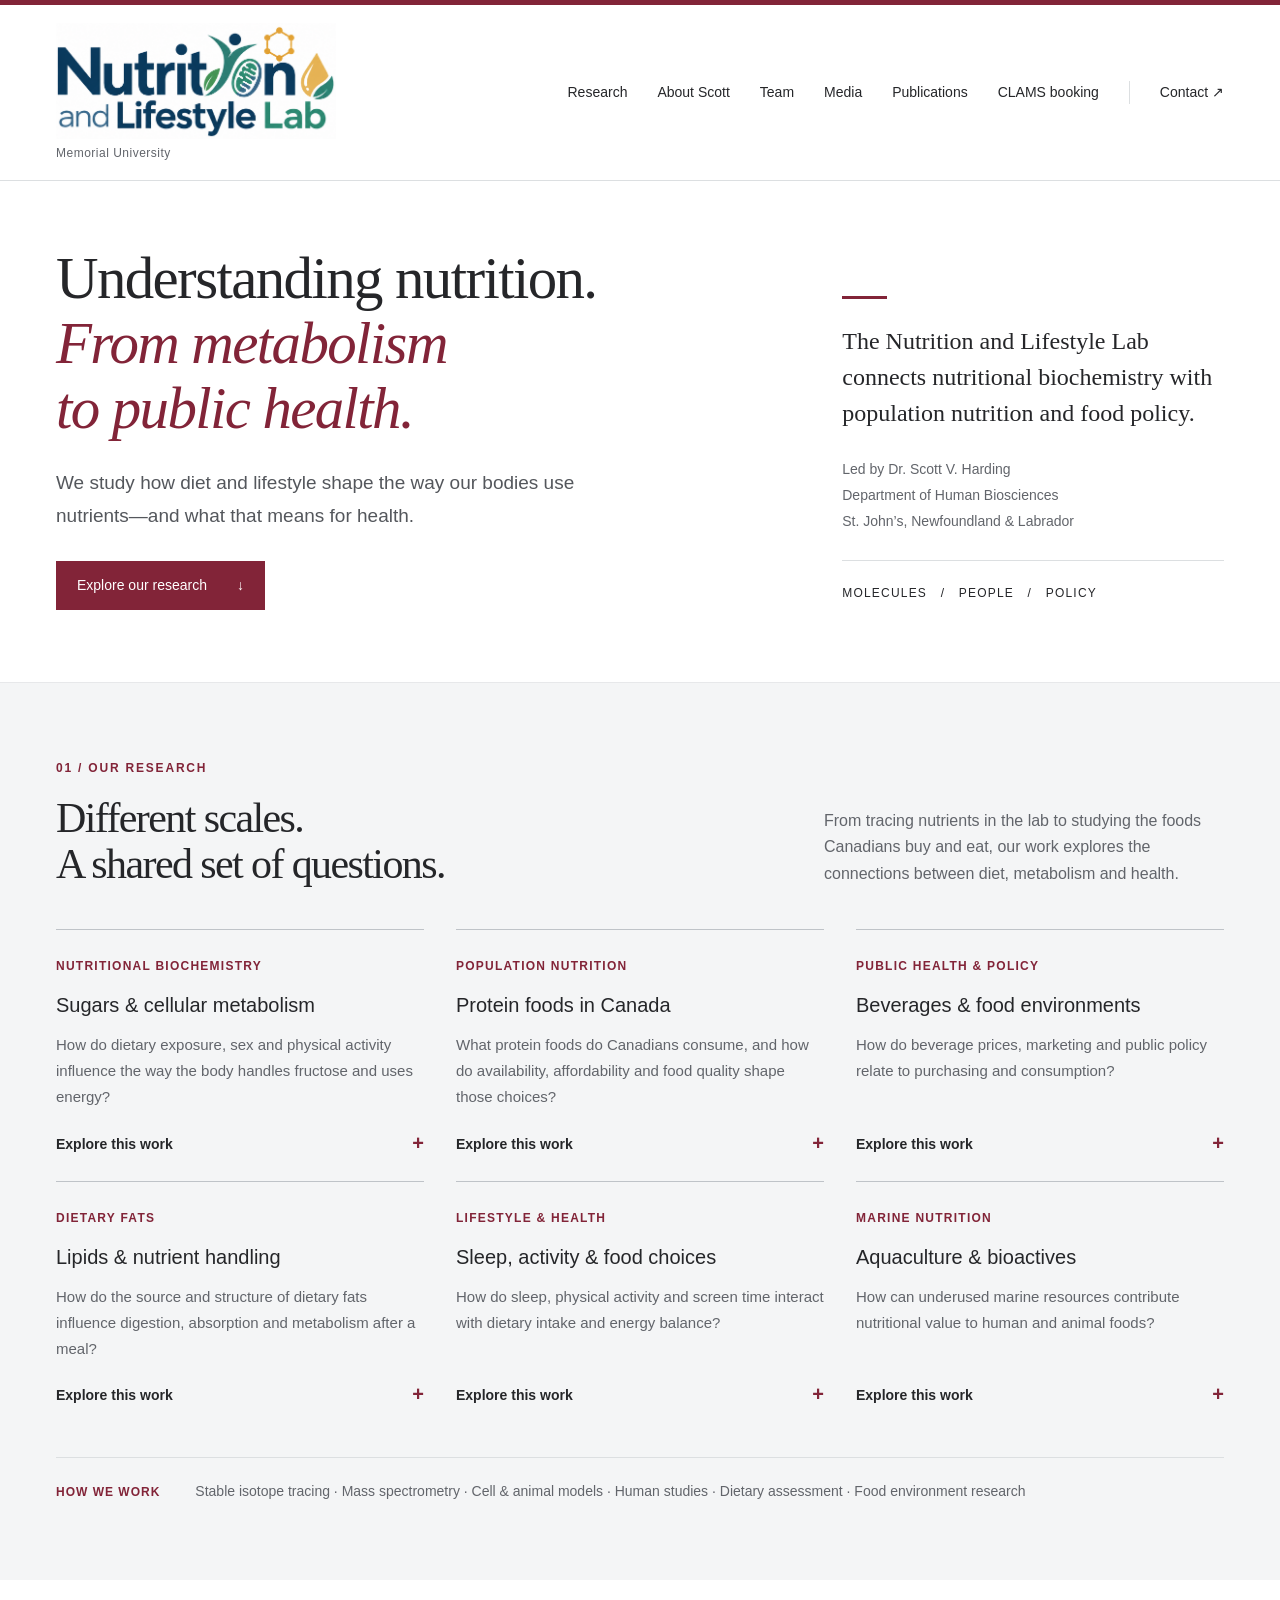
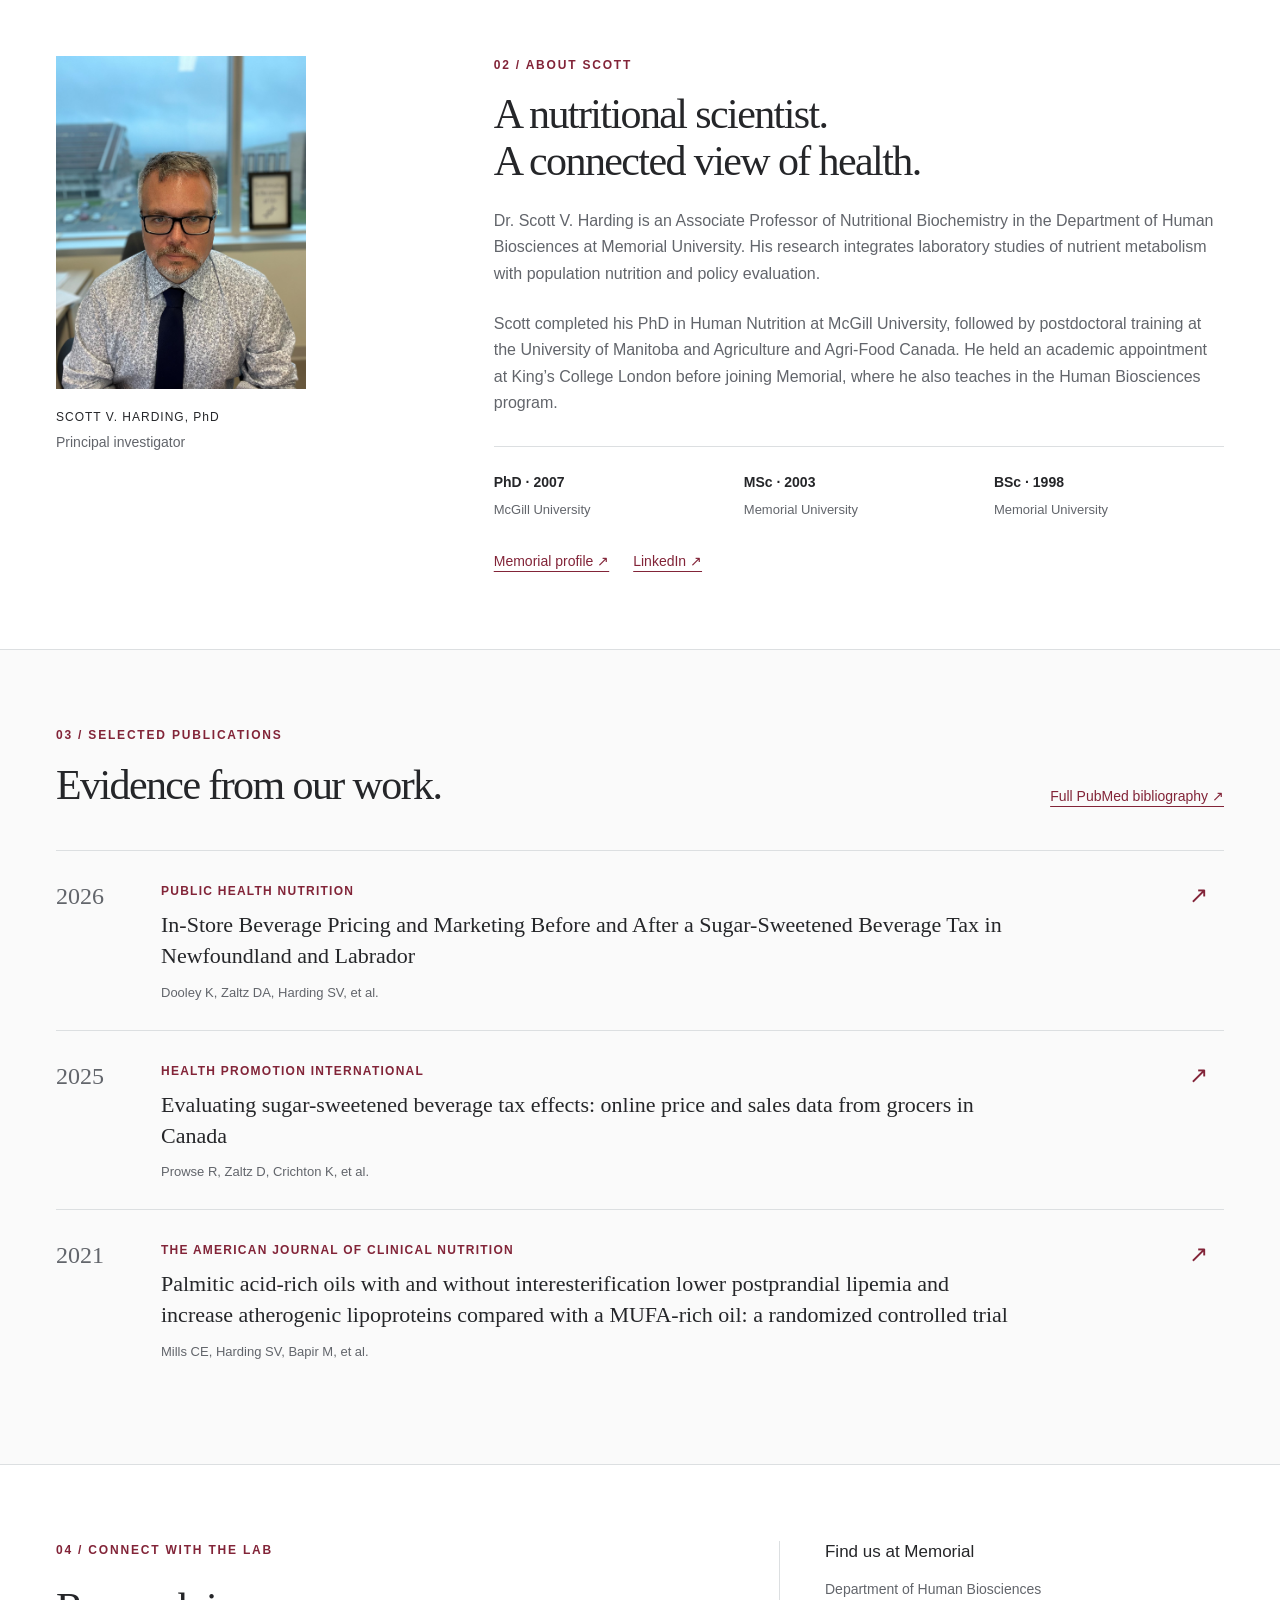
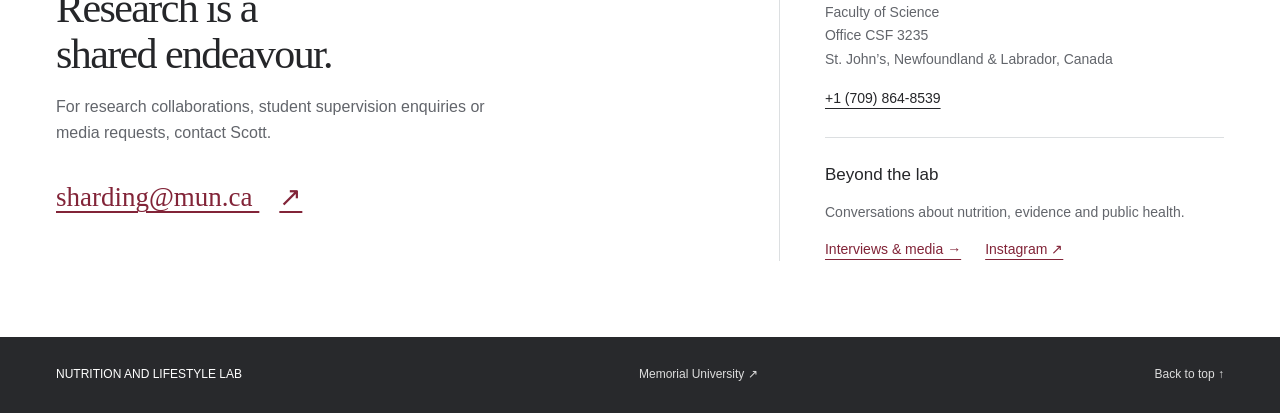
<file: index.html>
<!doctype html>
<html lang="en">
<head><meta charset="utf-8"><meta name="viewport" content="width=device-width, initial-scale=1"><title>Nutrition and Lifestyle Lab — Nutrition & Lifestyle | Memorial University</title><meta name="description" content="The Nutrition and Lifestyle Lab at Memorial University studies nutrition, metabolism and public health. Explore research on dietary sugars, fats, protein foods and food policy led by Dr. Scott V. Harding."><link rel="stylesheet" href="./style.css"></head>
<body>
<a class="skip" href="#main">Skip to content</a>
<header><div class="nav wrap"><a class="brand" href="./" aria-label="Nutrition and Lifestyle Lab home"><img class="brand-logo" src="./nll-logo.png" alt="Nutrition and Lifestyle Lab" width="1153" height="478" fetchpriority="high"><span class="brand-affiliation">Memorial University</span></a><nav aria-label="Main navigation"><a href="#research">Research</a><a href="#about">About Scott</a><a href="./team/">Team</a><a href="./media/">Media</a><a href="#publications">Publications</a><a href="clams/">CLAMS booking</a><a href="#contact">Contact <span aria-hidden="true">↗</span></a></nav></div></header>
<main id="main">
<section class="hero wrap">
  <div class="hero-grid">
    <div>
      <h1>
        Understanding nutrition.<br>
        <em>From metabolism<br>to public health.</em>
      </h1>

      <p class="intro">
        We study how diet and lifestyle shape the way our bodies use nutrients—and what that means for health.
      </p>

      <a class="button" href="#research">
        Explore our research <span aria-hidden="true">↓</span>
      </a>
    </div>

    <aside class="hero-note">
      <span class="rule"></span>

      <p>
        The Nutrition and Lifestyle Lab connects nutritional biochemistry with population nutrition and food policy.
      </p>

      <p class="muted">
        Led by Dr. Scott V. Harding<br>
        Department of Human Biosciences<br>
        St. John’s, Newfoundland & Labrador
      </p>

      <div class="note-bottom">
        MOLECULES &nbsp; / &nbsp; PEOPLE &nbsp; / &nbsp; POLICY
      </div>
    </aside>
  </div>
</section>
<div class="research-band"><section class="wrap section" id="research"><div class="section-heading"><div><p class="eyebrow">01 / OUR RESEARCH</p><h2>Different scales.<br>A shared set of questions.</h2></div><p>From tracing nutrients in the lab to studying the foods Canadians buy and eat, our work explores the connections between diet, metabolism and health.</p></div>
<div class="research-grid">
<article><span class="topic">NUTRITIONAL BIOCHEMISTRY</span><h3><a href="./research/fructose-metabolism/">Sugars & cellular metabolism</a></h3><p>How do dietary exposure, sex and physical activity influence the way the body handles fructose and uses energy?</p><details><summary>Explore this work <span aria-hidden="true">+</span></summary><div><p>We use stable isotope tracing and mass spectrometry to follow fructose-derived carbon into downstream metabolites. Complementary cell studies examine how nutrient exposure affects mitochondrial and glycolytic activity.</p><p>This work combines animal models and in vitro approaches to understand nutrient handling and metabolic adaptation.</p><a href="./research/fructose-metabolism/">Read the fructose research story →</a></div></details></article>
<article><span class="topic">POPULATION NUTRITION</span><h3>Protein foods in Canada</h3><p>What protein foods do Canadians consume, and how do availability, affordability and food quality shape those choices?</p><details><summary>Explore this work <span aria-hidden="true">+</span></summary><div><p>Our Protein Foods Landscape in Canada program brings together dietary surveys, retail food databases and grocery audits. We are developing and validating a protein-food screening tool for population research.</p><p>The program examines plant and animal protein foods, consumption patterns, and the demographic and socioeconomic factors associated with food choice.</p></div></details></article>
<article><span class="topic">PUBLIC HEALTH & POLICY</span><h3><a href="./research/ssb-tax/">Beverages & food environments</a></h3><p>How do beverage prices, marketing and public policy relate to purchasing and consumption?</p><details><summary>Explore this work <span aria-hidden="true">+</span></summary><div><p>With collaborators, we evaluate Newfoundland and Labrador’s sugar-sweetened beverage tax through population surveys, in-store observations, and online grocery price and sales data.</p><p>Related work examines beverage attitudes, food insecurity and access to safe drinking water.</p><a href="./research/ssb-tax/">Read the research story →</a></div></details></article>
<article><span class="topic">DIETARY FATS</span><h3><a href="./research/omega3-fats/">Lipids & nutrient handling</a></h3><p>How do the source and structure of dietary fats influence digestion, absorption and metabolism after a meal?</p><details><summary>Explore this work <span aria-hidden="true">+</span></summary><div><p>Our work examines dietary fats, including marine omega-3 sources, and their distribution in the body. Controlled studies and analytical approaches help us investigate postprandial lipid metabolism and differences in metabolic responses.</p><a href="./research/omega3-fats/">Read the research story →</a></div></details></article>
<article><span class="topic">LIFESTYLE & HEALTH</span><h3><a href="./research/sleep-activity-food-choices/">Sleep, activity & food choices</a></h3><p>How do sleep, physical activity and screen time interact with dietary intake and energy balance?</p><details><summary>Explore this work <span aria-hidden="true">+</span></summary><div><p>Research across adults and young people examines the links between lifestyle behaviours, food choices and energy balance. This complements our laboratory work on the effects of activity and diet on nutrient metabolism.</p><a href="./research/sleep-activity-food-choices/">Read the research story →</a></div></details></article>
<article><span class="topic">MARINE NUTRITION</span><h3><a href="./research/marine-nutrition/">Aquaculture & bioactives</a></h3><p>How can underused marine resources contribute nutritional value to human and animal foods?</p><details><summary>Explore this work <span aria-hidden="true">+</span></summary><div><p>Our green sea urchin research investigates nutritional value in aquaculture by-products and waste streams. Related projects examine how feed and photoperiod influence growth and bioactive compound yield.</p><a href="./research/marine-nutrition/">Read the research story →</a></div></details></article>
</div><div class="methods"><span>HOW WE WORK</span><p>Stable isotope tracing · Mass spectrometry · Cell & animal models · Human studies · Dietary assessment · Food environment research</p></div>
</section></div>
<section class="wrap section about" id="about"><div class="portrait"><img src="./scott-harding.jpg" width="171" height="228" alt="Dr. Scott Harding" loading="lazy"><p>SCOTT V. HARDING, PhD<small>Principal investigator</small></p></div><div class="bio"><p class="eyebrow">02 / ABOUT SCOTT</p><h2>A nutritional scientist.<br>A connected view of health.</h2><p>Dr. Scott V. Harding is an Associate Professor of Nutritional Biochemistry in the Department of Human Biosciences at Memorial University. His research integrates laboratory studies of nutrient metabolism with population nutrition and policy evaluation.</p><p>Scott completed his PhD in Human Nutrition at McGill University, followed by postdoctoral training at the University of Manitoba and Agriculture and Agri-Food Canada. He held an academic appointment at King’s College London before joining Memorial, where he also teaches in the Human Biosciences program.</p><div class="education"><span><strong>PhD · 2007</strong>McGill University</span><span><strong>MSc · 2003</strong>Memorial University</span><span><strong>BSc · 1998</strong>Memorial University</span></div><div class="inline-links"><a href="https://www.mun.ca/human-biosciences/our-people/current-faculty/">Memorial profile ↗</a><a href="https://www.linkedin.com/in/svharding/">LinkedIn ↗</a></div></div></section>
<section class="publications section" id="publications"><div class="wrap"><div class="section-heading"><div><p class="eyebrow">03 / SELECTED PUBLICATIONS</p><h2>Evidence from our work.</h2></div><a class="text-link" href="https://www.ncbi.nlm.nih.gov/myncbi/scott.harding.1/bibliography/public/">Full PubMed bibliography ↗</a></div>
<a class="paper" href="https://doi.org/10.1017/S1368980026102146"><span class="year">2026</span><div><span class="journal">PUBLIC HEALTH NUTRITION</span><h3>In-Store Beverage Pricing and Marketing Before and After a Sugar-Sweetened Beverage Tax in Newfoundland and Labrador</h3><p>Dooley K, Zaltz DA, Harding SV, et al.</p></div><span class="paper-arrow" aria-hidden="true">↗</span></a>
<a class="paper" href="https://doi.org/10.1093/heapro/daaf203"><span class="year">2025</span><div><span class="journal">HEALTH PROMOTION INTERNATIONAL</span><h3>Evaluating sugar-sweetened beverage tax effects: online price and sales data from grocers in Canada</h3><p>Prowse R, Zaltz D, Crichton K, et al.</p></div><span class="paper-arrow" aria-hidden="true">↗</span></a>
<a class="paper" href="https://pubmed.ncbi.nlm.nih.gov/33675343/"><span class="year">2021</span><div><span class="journal">THE AMERICAN JOURNAL OF CLINICAL NUTRITION</span><h3>Palmitic acid-rich oils with and without interesterification lower postprandial lipemia and increase atherogenic lipoproteins compared with a MUFA-rich oil: a randomized controlled trial</h3><p>Mills CE, Harding SV, Bapir M, et al.</p></div><span class="paper-arrow" aria-hidden="true">↗</span></a>
</div></section>
<section class="wrap section contact" id="contact"><div><p class="eyebrow">04 / CONNECT WITH THE LAB</p><h2>Research is a<br>shared endeavour.</h2><p>For research collaborations, student supervision enquiries or media requests, contact Scott.</p><a class="email" href="mailto:sharding@mun.ca">sharding@mun.ca <span aria-hidden="true">↗</span></a></div><div class="contact-details"><h3>Find us at Memorial</h3><p>Department of Human Biosciences<br>Faculty of Science<br>Office CSF 3235<br>St. John’s, Newfoundland & Labrador, Canada</p><a href="tel:+17098648539">+1 (709) 864-8539</a><hr><h3>Beyond the lab</h3><p>Conversations about nutrition, evidence and public health.</p><div class="inline-links"><a href="./media/">Interviews & media →</a><a href="https://www.instagram.com/scottharding/?hl=en">Instagram ↗</a></div></div></section>
</main><footer><div class="wrap"><span>NUTRITION AND LIFESTYLE LAB </span><a href="https://www.mun.ca/human-biosciences/scott-harding/the-harding-lab/">Memorial University ↗</a><a href="#">Back to top ↑</a></div></footer>
</body></html>
</file>
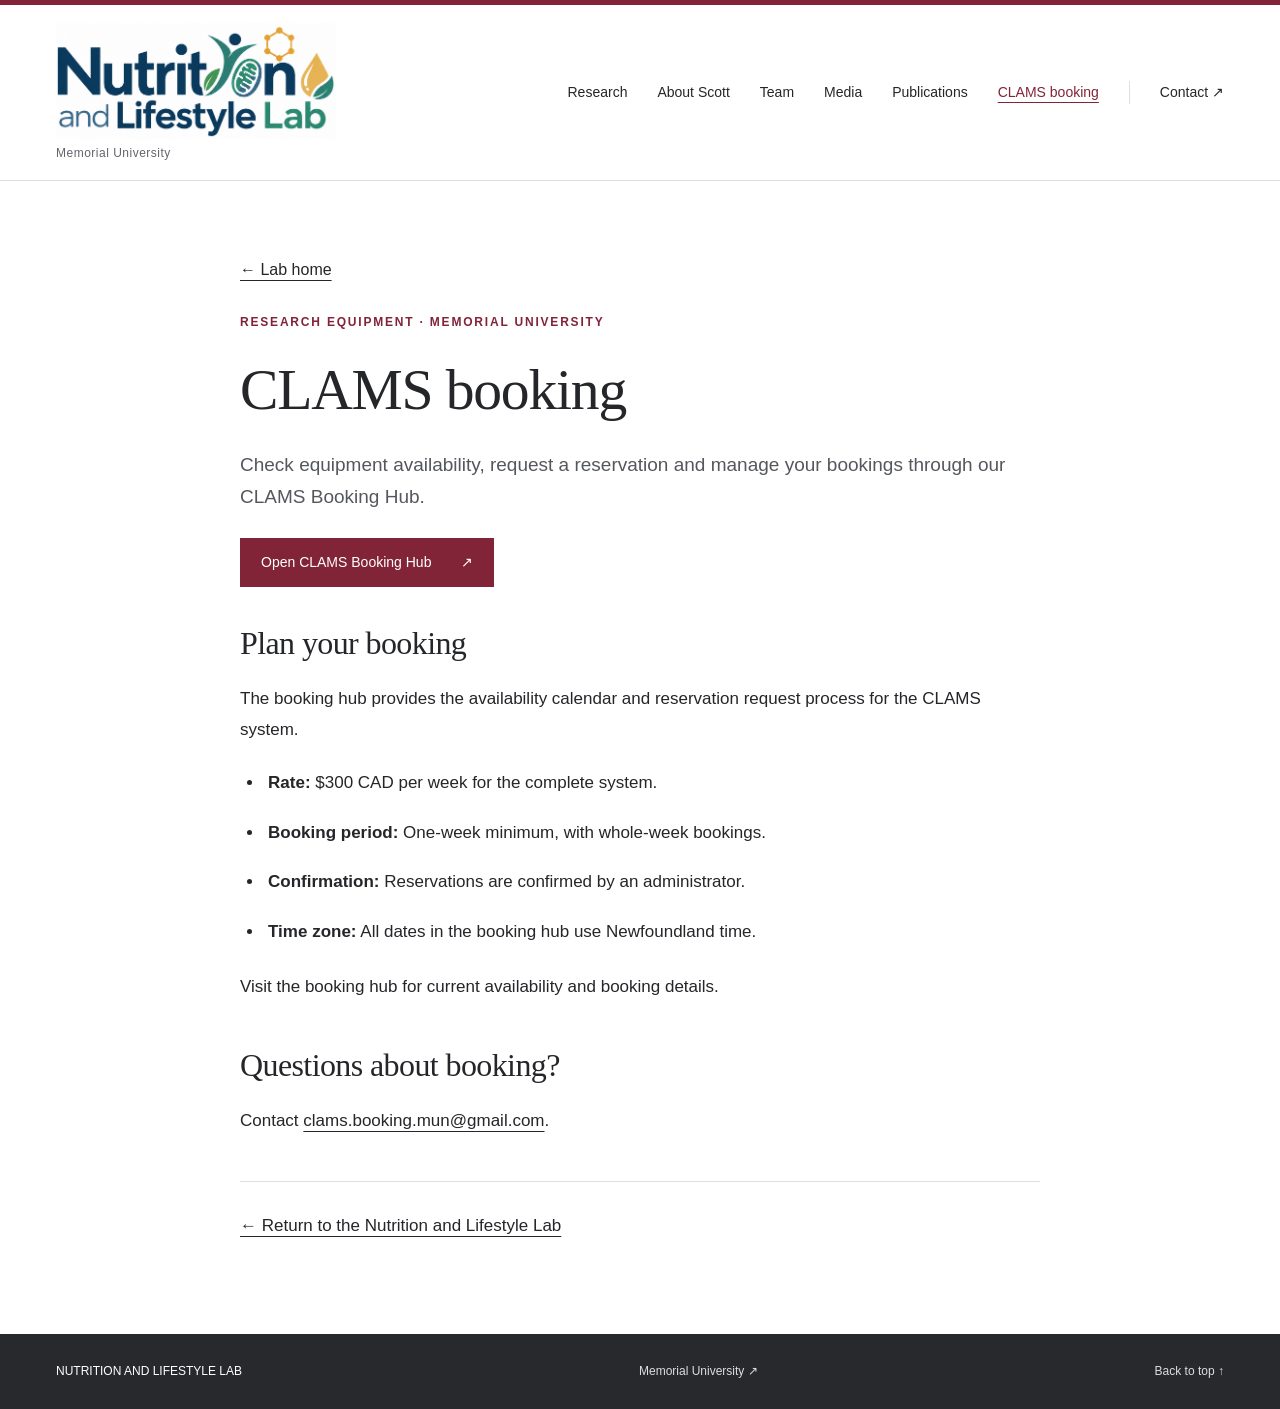
<file: clams/index.html>
<!doctype html>
<html lang="en"><head><meta charset="utf-8"><meta name="viewport" content="width=device-width, initial-scale=1">
<title>CLAMS booking | Nutrition and Lifestyle Lab</title>
<meta name="description" content="Access the Memorial University CLAMS Booking Hub to check equipment availability and request a reservation.">
<link rel="stylesheet" href="../style.css"></head>
<body><a class="skip" href="#main">Skip to content</a><header><div class="nav wrap"><a class="brand" href="../" aria-label="Nutrition and Lifestyle Lab home"><img class="brand-logo" src="../nll-logo.png" alt="Nutrition and Lifestyle Lab" width="1153" height="478" fetchpriority="high"><span class="brand-affiliation">Memorial University</span></a><nav aria-label="Main navigation"><a href="../#research">Research</a><a href="../#about">About Scott</a><a href="../team/">Team</a><a href="../media/">Media</a><a href="../#publications">Publications</a><a href="./" aria-current="page">CLAMS booking</a><a href="../#contact">Contact <span aria-hidden="true">↗</span></a></nav></div></header>
<main id="main">
<section class="wrap section story-heading">
<a href="../">← Lab home</a>
<p class="eyebrow">RESEARCH EQUIPMENT · MEMORIAL UNIVERSITY</p>
<h1>CLAMS booking</h1>
<p class="intro">Check equipment availability, request a reservation and manage your bookings through our CLAMS Booking Hub.</p>
<a class="button" href="https://mun-clams-booking.netlify.app/">Open CLAMS Booking Hub <span aria-hidden="true">↗</span></a>
</section>
<article class="wrap story" aria-label="CLAMS equipment booking information">
<h2>Plan your booking</h2>
<p>The booking hub provides the availability calendar and reservation request process for the CLAMS system.</p>
<ul><li><strong>Rate:</strong> $300 CAD per week for the complete system.</li><li><strong>Booking period:</strong> One-week minimum, with whole-week bookings.</li><li><strong>Confirmation:</strong> Reservations are confirmed by an administrator.</li><li><strong>Time zone:</strong> All dates in the booking hub use Newfoundland time.</li></ul>
<p>Visit the booking hub for current availability and booking details.</p>
<h2>Questions about booking?</h2>
<p>Contact <a href="mailto:clams.booking.mun@gmail.com">clams.booking.mun@gmail.com</a>.</p>
<p class="story-return"><a href="../">← Return to the Nutrition and Lifestyle Lab</a></p>
</article></main>
<footer><div class="wrap"><span>NUTRITION AND LIFESTYLE LAB </span><a href="https://www.mun.ca/human-biosciences/scott-harding/the-harding-lab/">Memorial University ↗</a><a href="#">Back to top ↑</a></div></footer></body></html>
</file>
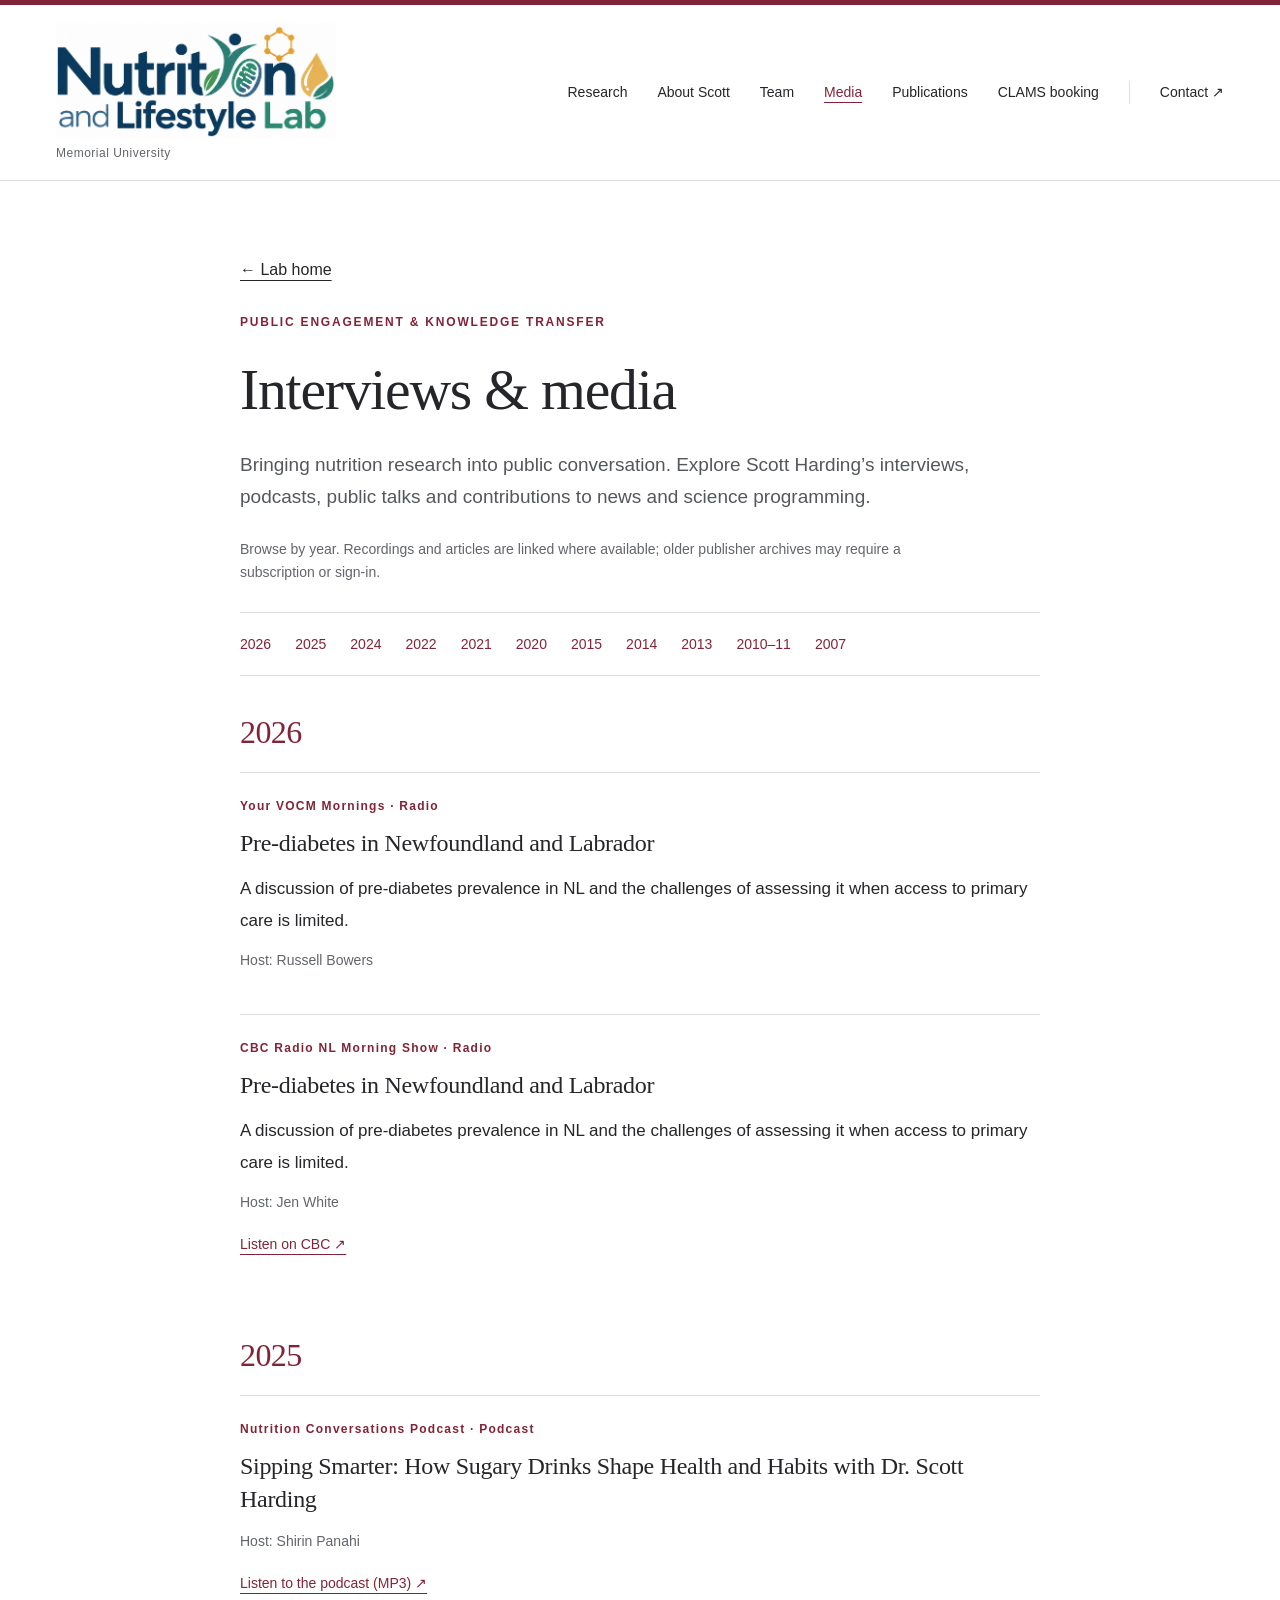
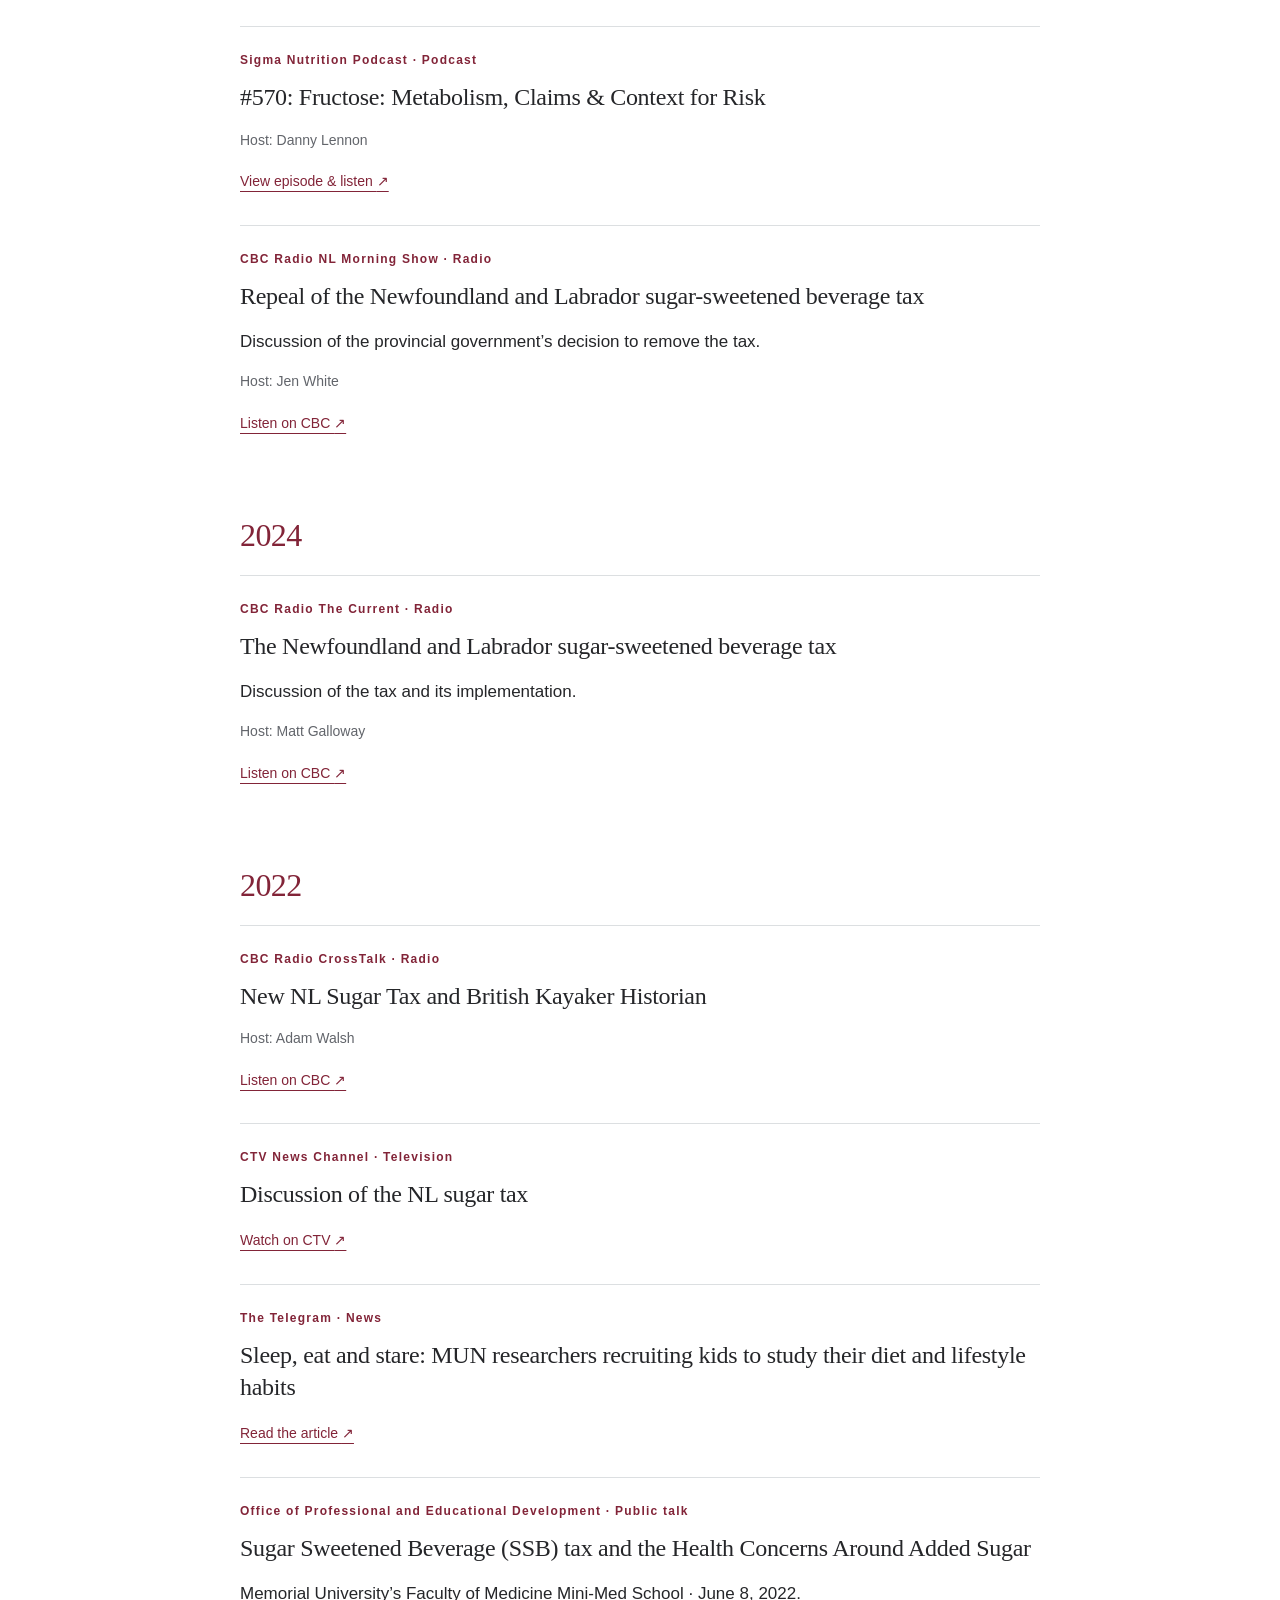
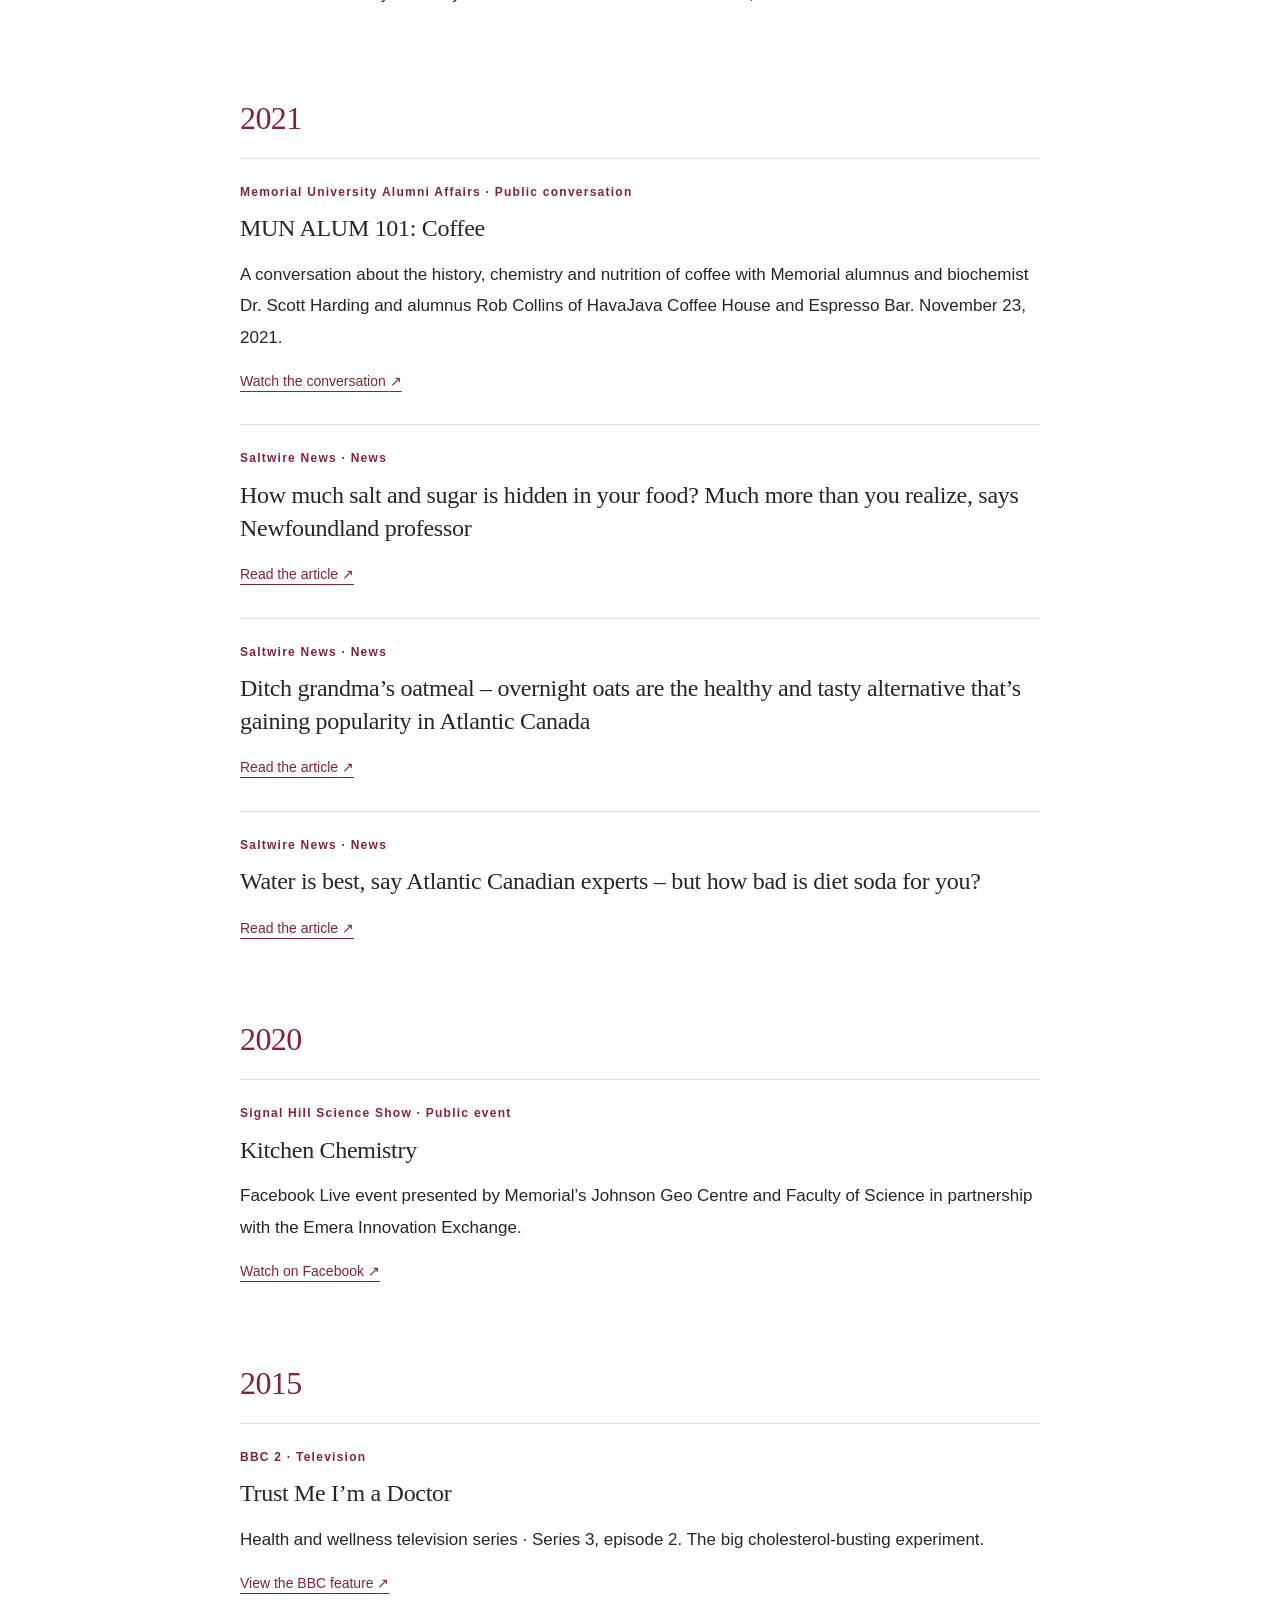
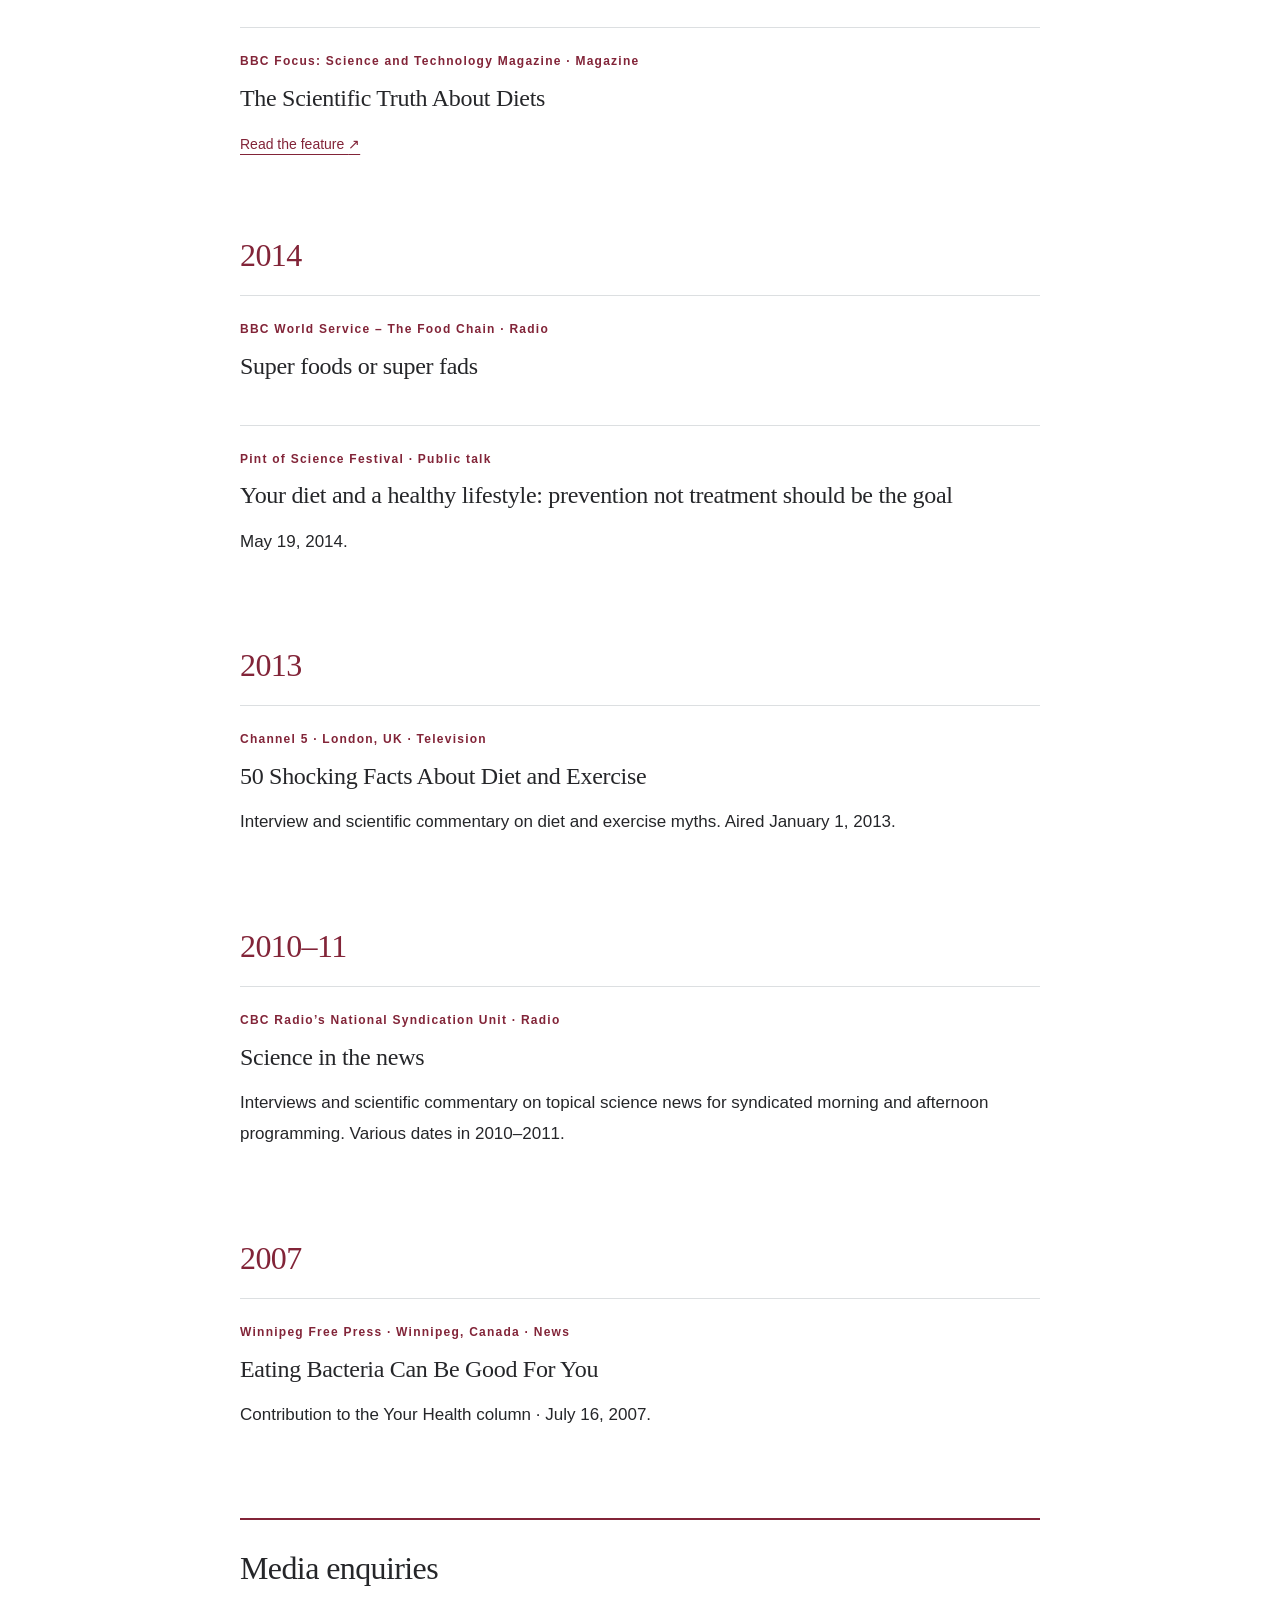
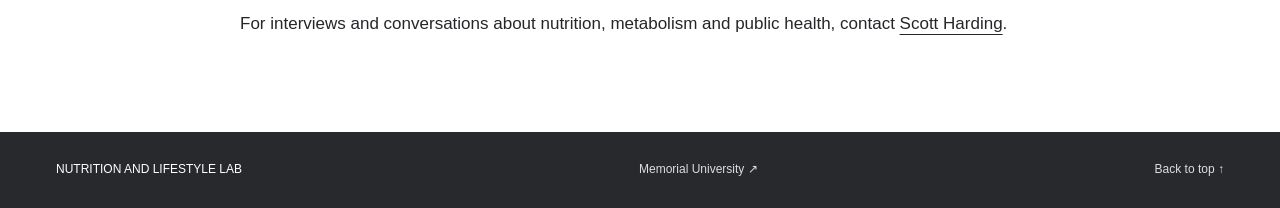
<file: media/index.html>
<!doctype html>
<html lang="en"><head><meta charset="utf-8"><meta name="viewport" content="width=device-width, initial-scale=1">
<title>Interviews &amp; Media | Nutrition and Lifestyle Lab</title>
<meta name="description" content="Interviews, podcasts, public talks and media contributions by Dr. Scott Harding on nutrition, metabolism and public health.">
<link rel="stylesheet" href="../style.css"></head><body><a class="skip" href="#main">Skip to content</a><header><div class="nav wrap"><a class="brand" href="../" aria-label="Nutrition and Lifestyle Lab home"><img class="brand-logo" src="../nll-logo.png" alt="Nutrition and Lifestyle Lab" width="1153" height="478" fetchpriority="high"><span class="brand-affiliation">Memorial University</span></a><nav aria-label="Main navigation"><a href="../#research">Research</a><a href="../#about">About Scott</a><a href="../team/">Team</a><a href="../media/" aria-current="page">Media</a><a href="../#publications">Publications</a><a href="../clams/">CLAMS booking</a><a href="../#contact">Contact <span aria-hidden="true">↗</span></a></nav></div></header>
<main id="main"><section class="wrap section story-heading"><a href="../">← Lab home</a>
<p class="eyebrow">PUBLIC ENGAGEMENT &amp; KNOWLEDGE TRANSFER</p><h1>Interviews &amp; media</h1>
<p class="intro">Bringing nutrition research into public conversation. Explore Scott Harding’s interviews, podcasts, public talks and contributions to news and science programming.</p>
<p class="source-note">Browse by year. Recordings and articles are linked where available; older publisher archives may require a subscription or sign-in.</p>
<nav class="story-nav" aria-label="Browse media by year"><a href="#year-2026">2026</a><a href="#year-2025">2025</a><a href="#year-2024">2024</a><a href="#year-2022">2022</a><a href="#year-2021">2021</a><a href="#year-2020">2020</a><a href="#year-2015">2015</a><a href="#year-2014">2014</a><a href="#year-2013">2013</a><a href="#year-2010-11">2010–11</a><a href="#year-2007">2007</a></nav></section>
<div class="wrap story media-archive"><section class="media-year" aria-labelledby="year-2026"><h2 id="year-2026">2026</h2><article class="media-entry"><p class="topic">Your VOCM Mornings · Radio</p><h3>Pre-diabetes in Newfoundland and Labrador</h3><p>A discussion of pre-diabetes prevalence in NL and the challenges of assessing it when access to primary care is limited.</p><p class="media-host">Host: Russell Bowers</p></article><article class="media-entry"><p class="topic">CBC Radio NL Morning Show · Radio</p><h3>Pre-diabetes in Newfoundland and Labrador</h3><p>A discussion of pre-diabetes prevalence in NL and the challenges of assessing it when access to primary care is limited.</p><p class="media-host">Host: Jen White</p><a class="text-link" href="https://www.cbc.ca/listen/live-radio/1-56-st-johns-morning-show/clip/16219488-rates-diabetes-rise-across-canada.-what-pre-diabetes">Listen on CBC <span aria-hidden="true">↗</span></a></article></section><section class="media-year" aria-labelledby="year-2025"><h2 id="year-2025">2025</h2><article class="media-entry"><p class="topic">Nutrition Conversations Podcast · Podcast</p><h3>Sipping Smarter: How Sugary Drinks Shape Health and Habits with Dr. Scott Harding</h3><p class="media-host">Host: Shirin Panahi</p><a class="text-link" href="https://cns-scn.ca/sites/default/uploads/podcasts/mp3/54d54caf84e5bbd48172cd1f0cc1484d.mp3">Listen to the podcast (MP3) <span aria-hidden="true">↗</span></a></article><article class="media-entry"><p class="topic">Sigma Nutrition Podcast · Podcast</p><h3>#570: Fructose: Metabolism, Claims &amp; Context for Risk</h3><p class="media-host">Host: Danny Lennon</p><a class="text-link" href="https://sigmanutrition.com/podcast/episode570/">View episode &amp; listen <span aria-hidden="true">↗</span></a></article><article class="media-entry"><p class="topic">CBC Radio NL Morning Show · Radio</p><h3>Repeal of the Newfoundland and Labrador sugar-sweetened beverage tax</h3><p>Discussion of the provincial government’s decision to remove the tax.</p><p class="media-host">Host: Jen White</p><a class="text-link" href="https://www.cbc.ca/listen/live-radio/1-56-st-johns-morning-show/clip/16145957-nutrition-professors-shocked-provincial-governments-decision-remove-sugar">Listen on CBC <span aria-hidden="true">↗</span></a></article></section><section class="media-year" aria-labelledby="year-2024"><h2 id="year-2024">2024</h2><article class="media-entry"><p class="topic">CBC Radio The Current · Radio</p><h3>The Newfoundland and Labrador sugar-sweetened beverage tax</h3><p>Discussion of the tax and its implementation.</p><p class="media-host">Host: Matt Galloway</p><a class="text-link" href="https://www.cbc.ca/listen/live-radio/1-63-the-current/clip/16110133-tackling-obesity-epidemic">Listen on CBC <span aria-hidden="true">↗</span></a></article></section><section class="media-year" aria-labelledby="year-2022"><h2 id="year-2022">2022</h2><article class="media-entry"><p class="topic">CBC Radio CrossTalk · Radio</p><h3>New NL Sugar Tax and British Kayaker Historian</h3><p class="media-host">Host: Adam Walsh</p><a class="text-link" href="https://www.cbc.ca/listen/live-radio/1-89/clip/15934188">Listen on CBC <span aria-hidden="true">↗</span></a></article><article class="media-entry"><p class="topic">CTV News Channel · Television</p><h3>Discussion of the NL sugar tax</h3><a class="text-link" href="https://www.ctvnews.ca/video?clipId=2512793">Watch on CTV <span aria-hidden="true">↗</span></a></article><article class="media-entry"><p class="topic">The Telegram · News</p><h3>Sleep, eat and stare: MUN researchers recruiting kids to study their diet and lifestyle habits</h3><a class="text-link" href="https://www.saltwire.com/atlantic-canada/lifestyles/sleep-eat-and-stare-mun-researchers-recruiting-kids-to-study-their-diet-and-lifestyle-habits-100717423/">Read the article <span aria-hidden="true">↗</span></a></article><article class="media-entry"><p class="topic">Office of Professional and Educational Development · Public talk</p><h3>Sugar Sweetened Beverage (SSB) tax and the Health Concerns Around Added Sugar</h3><p>Memorial University’s Faculty of Medicine Mini-Med School · June 8, 2022.</p></article></section><section class="media-year" aria-labelledby="year-2021"><h2 id="year-2021">2021</h2><article class="media-entry"><p class="topic">Memorial University Alumni Affairs · Public conversation</p><h3>MUN ALUM 101: Coffee</h3><p>A conversation about the history, chemistry and nutrition of coffee with Memorial alumnus and biochemist Dr. Scott Harding and alumnus Rob Collins of HavaJava Coffee House and Espresso Bar. November 23, 2021.</p><a class="text-link" href="https://youtu.be/mo2rugDzQDI">Watch the conversation <span aria-hidden="true">↗</span></a></article><article class="media-entry"><p class="topic">Saltwire News · News</p><h3>How much salt and sugar is hidden in your food? Much more than you realize, says Newfoundland professor</h3><a class="text-link" href="https://www.saltwire.com/atlantic-canada/lifestyles/how-much-salt-and-sugar-is-hidden-in-your-food-much-more-than-you-realize-says-newfoundland-professor-100603102/">Read the article <span aria-hidden="true">↗</span></a></article><article class="media-entry"><p class="topic">Saltwire News · News</p><h3>Ditch grandma’s oatmeal – overnight oats are the healthy and tasty alternative that’s gaining popularity in Atlantic Canada</h3><a class="text-link" href="https://www.saltwire.com/nova-scotia/lifestyles/ditch-grandmas-oatmeal-overnight-oats-are-the-healthy-and-tasty-alternative-thats-gaining-popularity-in-atlantic-canada-562484/">Read the article <span aria-hidden="true">↗</span></a></article><article class="media-entry"><p class="topic">Saltwire News · News</p><h3>Water is best, say Atlantic Canadian experts – but how bad is diet soda for you?</h3><a class="text-link" href="https://www.saltwire.com/nova-scotia/lifestyles/water-is-best-say-atlantic-canadian-experts-but-how-bad-is-diet-soda-for-you-561380/">Read the article <span aria-hidden="true">↗</span></a></article></section><section class="media-year" aria-labelledby="year-2020"><h2 id="year-2020">2020</h2><article class="media-entry"><p class="topic">Signal Hill Science Show · Public event</p><h3>Kitchen Chemistry</h3><p>Facebook Live event presented by Memorial’s Johnson Geo Centre and Faculty of Science in partnership with the Emera Innovation Exchange.</p><a class="text-link" href="https://www.facebook.com/51269471314/videos/358355875518240">Watch on Facebook <span aria-hidden="true">↗</span></a></article></section><section class="media-year" aria-labelledby="year-2015"><h2 id="year-2015">2015</h2><article class="media-entry"><p class="topic">BBC 2 · Television</p><h3>Trust Me I’m a Doctor</h3><p>Health and wellness television series · Series 3, episode 2. The big cholesterol-busting experiment.</p><a class="text-link" href="http://www.bbc.co.uk/programmes/articles/1gwkvHnPHRTlTQgzNrTrndx/the-big-cholesterol-busting-experiment">View the BBC feature <span aria-hidden="true">↗</span></a></article><article class="media-entry"><p class="topic">BBC Focus: Science and Technology Magazine · Magazine</p><h3>The Scientific Truth About Diets</h3><a class="text-link" href="http://www.sciencefocus.com/feature/science/scientific-truth-about-diets">Read the feature <span aria-hidden="true">↗</span></a></article></section><section class="media-year" aria-labelledby="year-2014"><h2 id="year-2014">2014</h2><article class="media-entry"><p class="topic">BBC World Service – The Food Chain · Radio</p><h3>Super foods or super fads</h3></article><article class="media-entry"><p class="topic">Pint of Science Festival · Public talk</p><h3>Your diet and a healthy lifestyle: prevention not treatment should be the goal</h3><p>May 19, 2014.</p></article></section><section class="media-year" aria-labelledby="year-2013"><h2 id="year-2013">2013</h2><article class="media-entry"><p class="topic">Channel 5 · London, UK · Television</p><h3>50 Shocking Facts About Diet and Exercise</h3><p>Interview and scientific commentary on diet and exercise myths. Aired January 1, 2013.</p></article></section><section class="media-year" aria-labelledby="year-2010-11"><h2 id="year-2010-11">2010–11</h2><article class="media-entry"><p class="topic">CBC Radio’s National Syndication Unit · Radio</p><h3>Science in the news</h3><p>Interviews and scientific commentary on topical science news for syndicated morning and afternoon programming. Various dates in 2010–2011.</p></article></section><section class="media-year" aria-labelledby="year-2007"><h2 id="year-2007">2007</h2><article class="media-entry"><p class="topic">Winnipeg Free Press · Winnipeg, Canada · News</p><h3>Eating Bacteria Can Be Good For You</h3><p>Contribution to the Your Health column · July 16, 2007.</p></article></section>
<aside class="media-contact"><h2>Media enquiries</h2><p>For interviews and conversations about nutrition, metabolism and public health, contact <a href="mailto:sharding@mun.ca">Scott Harding</a>.</p></aside>
</div></main><footer><div class="wrap"><span>NUTRITION AND LIFESTYLE LAB </span><a href="https://www.mun.ca/human-biosciences/scott-harding/the-harding-lab/">Memorial University ↗</a><a href="#">Back to top ↑</a></div></footer></body></html>
</file>
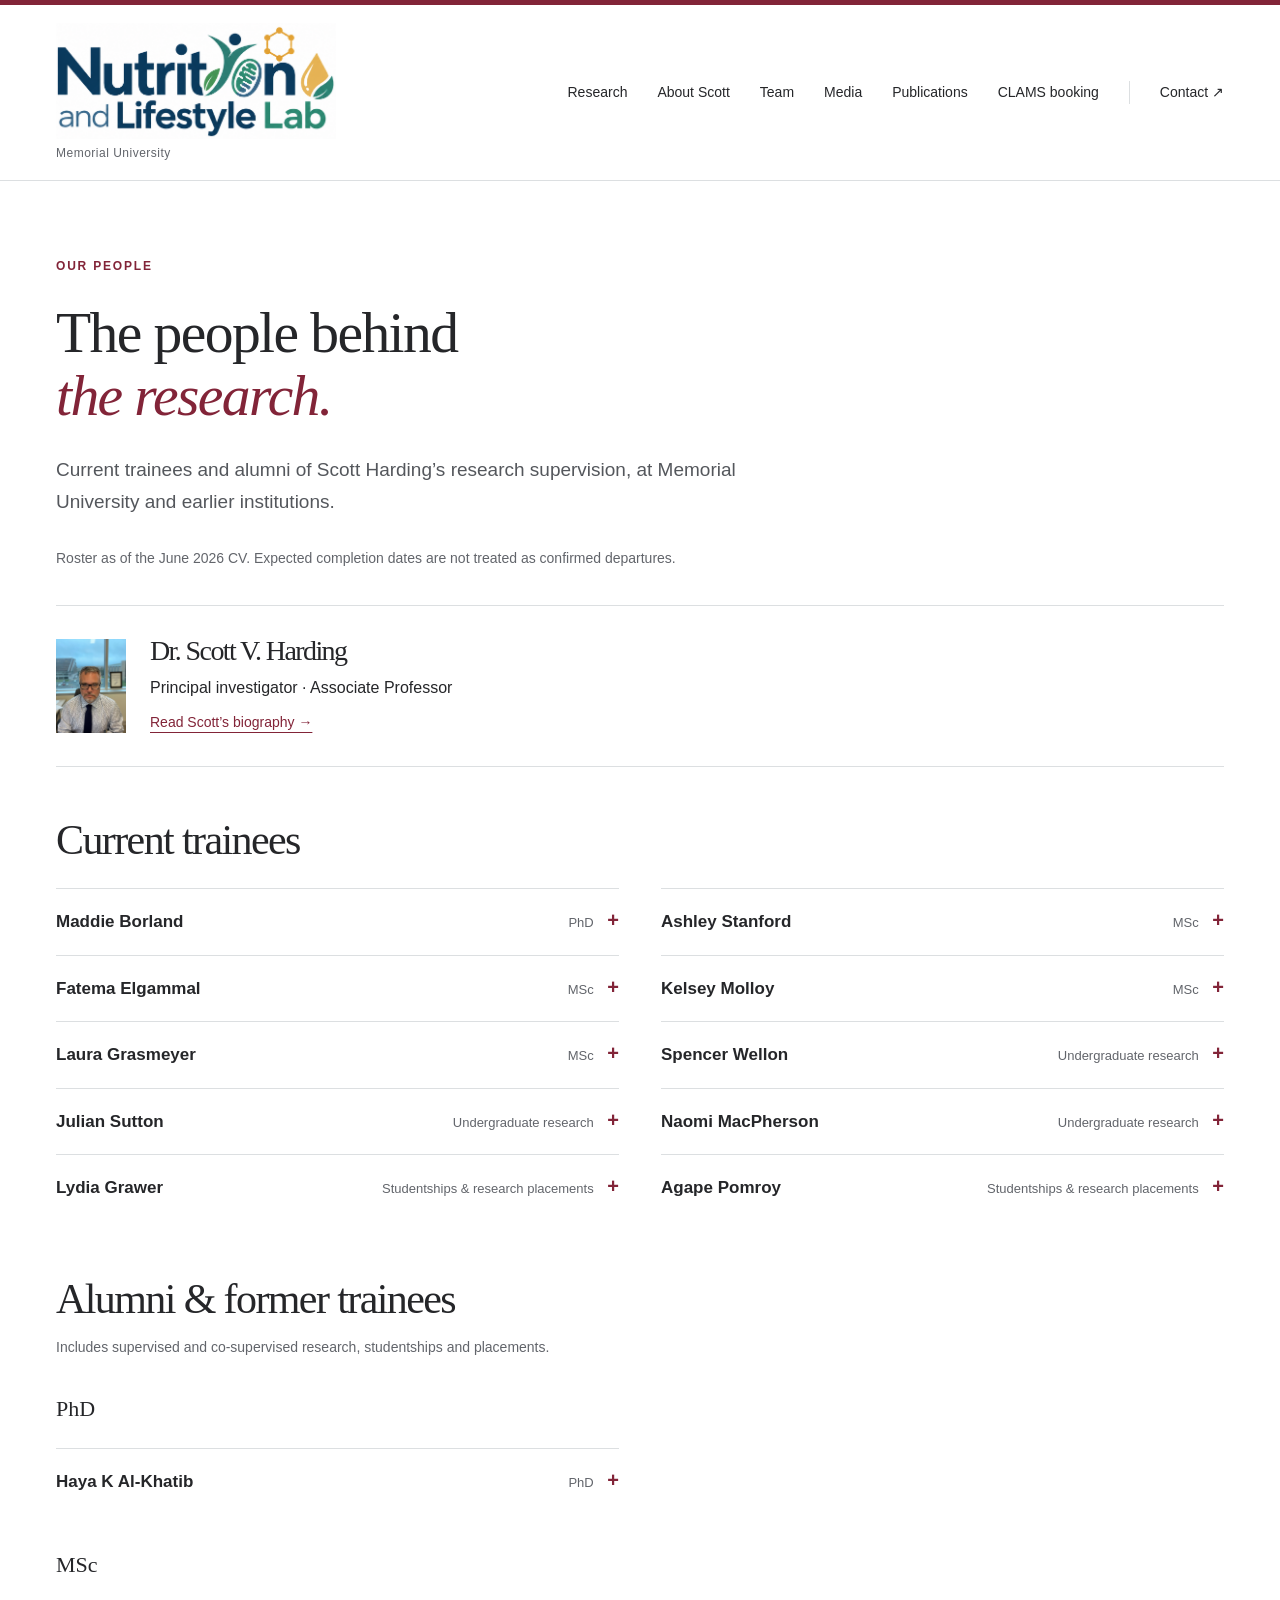
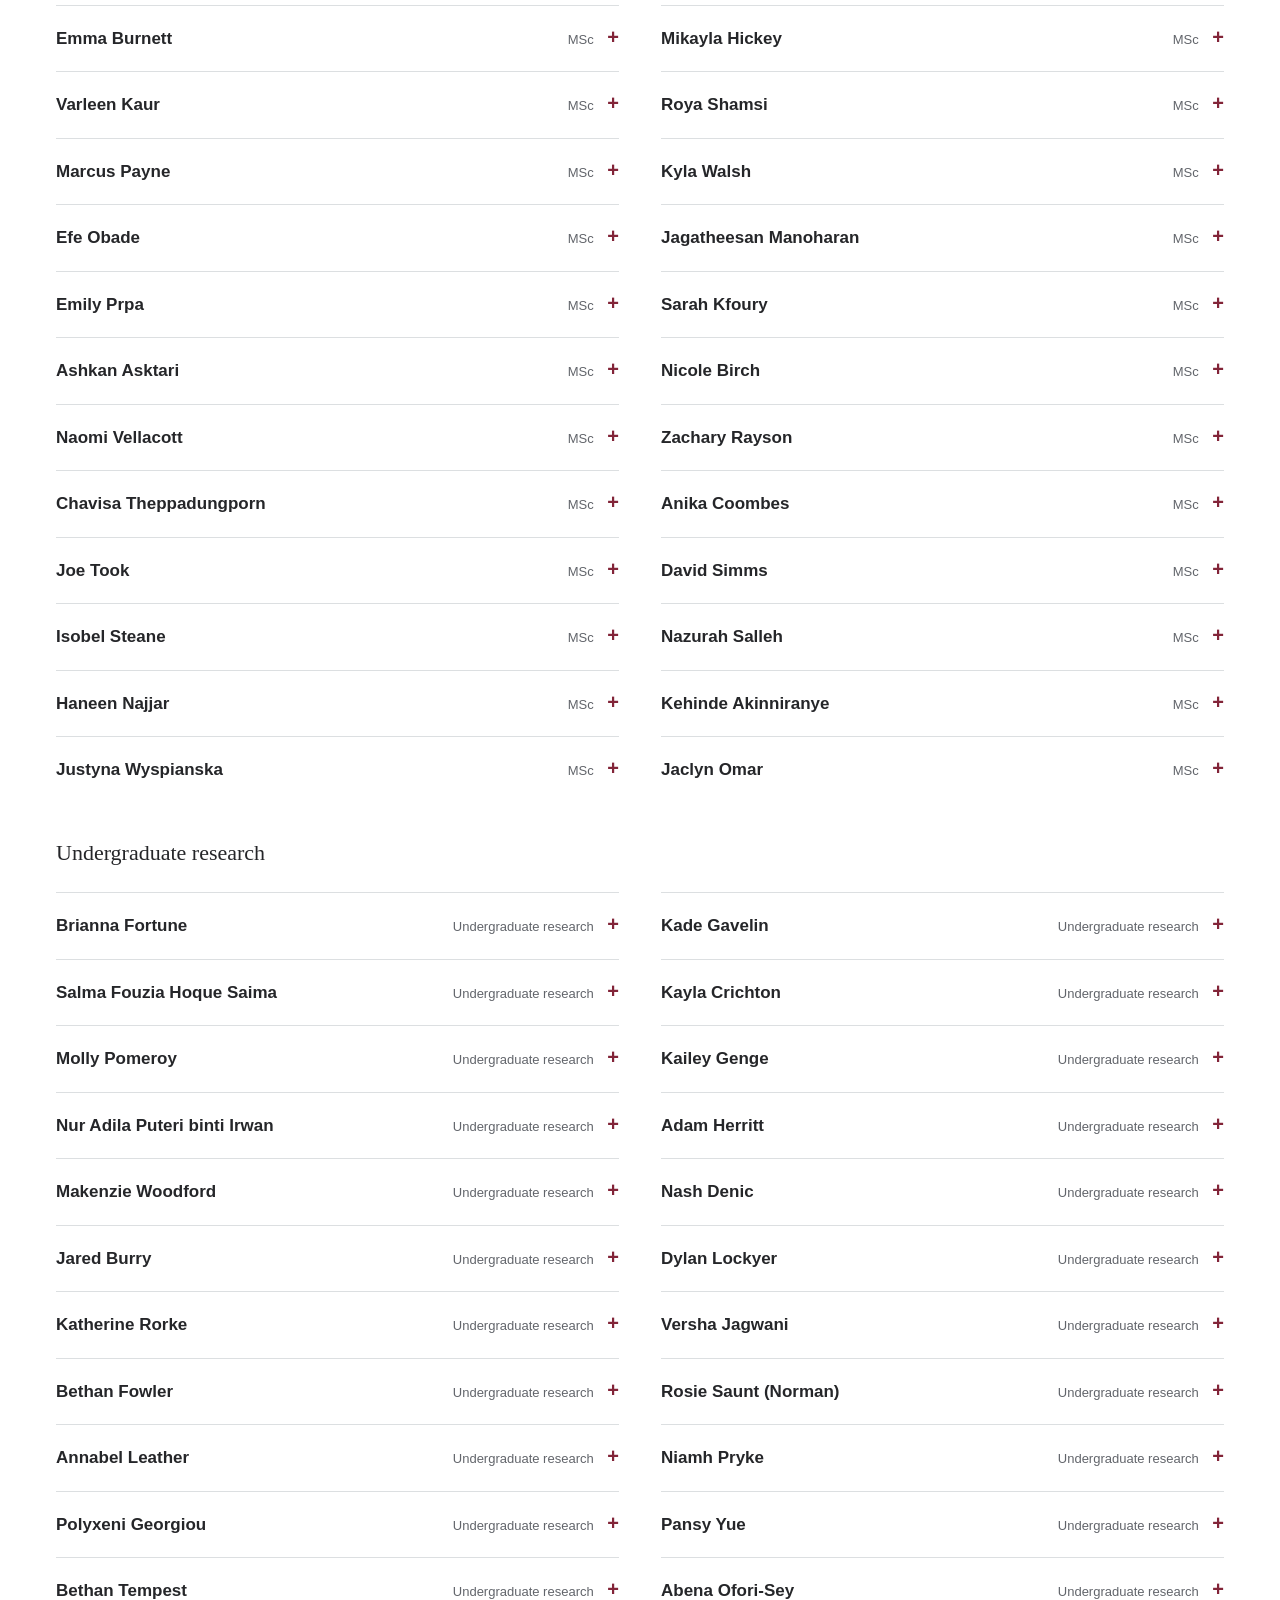
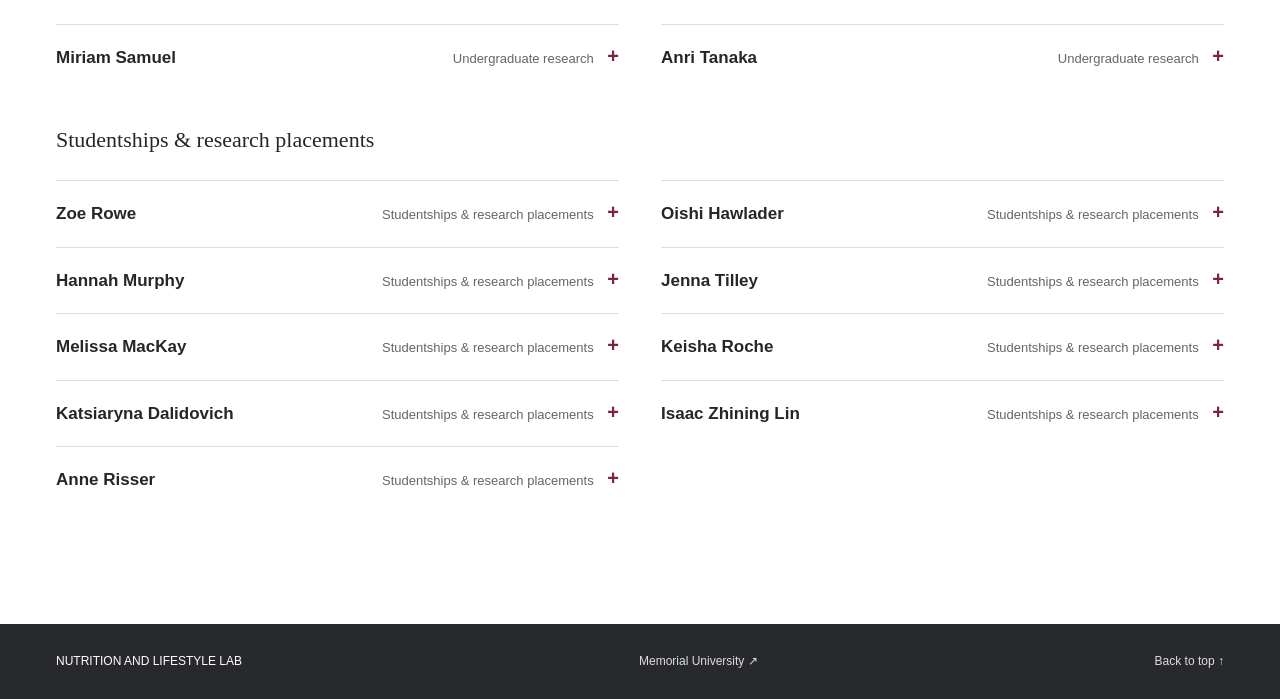
<file: team/index.html>
<!doctype html><html lang="en"><head><meta charset="utf-8"><meta name="viewport" content="width=device-width, initial-scale=1"><title>Team | Nutrition and Lifestyle Lab</title><link rel="stylesheet" href="../style.css"></head><body><a class="skip" href="#main">Skip to content</a><header><div class="nav wrap"><a class="brand" href="../" aria-label="Nutrition and Lifestyle Lab home"><img class="brand-logo" src="../nll-logo.png" alt="Nutrition and Lifestyle Lab" width="1153" height="478" fetchpriority="high"><span class="brand-affiliation">Memorial University</span></a><nav aria-label="Main navigation"><a href="../#research">Research</a><a href="../#about">About Scott</a><a href="../team/">Team</a><a href="../media/">Media</a><a href="../#publications">Publications</a><a href="../clams/">CLAMS booking</a><a href="../#contact">Contact <span aria-hidden="true">↗</span></a></nav></div></header>
<main id="main"><section class="wrap section team-heading"><p class="eyebrow">OUR PEOPLE</p><h1>The people behind<br><em>the research.</em></h1><p class="intro">Current trainees and alumni of Scott Harding’s research supervision, at Memorial University and earlier institutions.</p><p class="source-note">Roster as of the June 2026 CV. Expected completion dates are not treated as confirmed departures.</p><div class="pi-strip"><img src="../scott-harding.jpg" alt="Scott Harding" width="70" height="94"><div><h2>Dr. Scott V. Harding</h2><p>Principal investigator · Associate Professor</p><a href="../#about">Read Scott’s biography →</a></div></div><h2>Current trainees</h2><ul class="member-list"><li><details><summary><span>Maddie Borland</span><span class="member-meta">PhD <b aria-hidden="true">+</b></span></summary><div class="training-record"><p class="training">PhD · 2023–2027 · Memorial University</p><p>Green sea urchin aquaculture: assessing growth, nutrient bioavailability.</p></div></details></li><li><details><summary><span>Ashley Stanford</span><span class="member-meta">MSc <b aria-hidden="true">+</b></span></summary><div class="training-record"><p class="training">MSc · 2025–2027 · Memorial University</p><p>Validation of a protein foods intake screener.</p></div><div class="training-record"><p class="training">Undergraduate research · 2024–2025 · Memorial University</p><p>Total sugar intakes following 1 year post implementation of the NL SSB tax.</p></div></details></li><li><details><summary><span>Fatema Elgammal</span><span class="member-meta">MSc <b aria-hidden="true">+</b></span></summary><div class="training-record"><p class="training">MSc · 2025–2027 · Memorial University</p><p>TAAR1 signaling and nutrient metabolism: a preclinical assessment of energy balance and incretin responses in sugar-fed mice.</p></div></details></li><li><details><summary><span>Kelsey Molloy</span><span class="member-meta">MSc <b aria-hidden="true">+</b></span></summary><div class="training-record"><p class="training">MSc · 2025–2026 · Memorial University</p><p>Impact of the repeal of the NL SSB tax on intakes and attitudes toward beverage choices.</p></div></details></li><li><details><summary><span>Laura Grasmeyer</span><span class="member-meta">MSc <b aria-hidden="true">+</b></span></summary><div class="training-record"><p class="training">MSc · 2024–2026 · Memorial University</p><p>Metabolic synthesis in response to hypercaloric diets.</p></div><div class="training-record"><p class="training">Undergraduate research · 2023–2024 · Memorial University</p><p>The effects of fructose consumption and sex on erythritol synthesis: Insights from a mouse model study.</p></div></details></li><li><details><summary><span>Spencer Wellon</span><span class="member-meta">Undergraduate research <b aria-hidden="true">+</b></span></summary><div class="training-record"><p class="training">Undergraduate research · 2025–2026 · Memorial University</p><p>Cross-sectional analysis of the relationship between alcohol consumption, body weight, and body mass index.</p></div></details></li><li><details><summary><span>Julian Sutton</span><span class="member-meta">Undergraduate research <b aria-hidden="true">+</b></span></summary><div class="training-record"><p class="training">Undergraduate research · 2025–2026 · Memorial University</p><p>Postprandial insulin and glycemia in pigs consuming meals with differing fatty acid sources and distribution.</p></div></details></li><li><details><summary><span>Naomi MacPherson</span><span class="member-meta">Undergraduate research <b aria-hidden="true">+</b></span></summary><div class="training-record"><p class="training">Undergraduate research · 2025–2026 · Memorial University</p><p>Development of a surgical model for lymphatic fluid sampling in postprandial studies.</p></div><div class="training-record"><p class="training">Studentships &amp; research placements · 2025 · Memorial University</p><p>Postprandial lipid responses to various forms of dietary omega-3 fats.</p></div></details></li><li><details><summary><span>Lydia Grawer</span><span class="member-meta">Studentships &amp; research placements <b aria-hidden="true">+</b></span></summary><div class="training-record"><p class="training">Studentships &amp; research placements · 2025–2026 · Memorial University</p><p>Data analysis on the impact of phytosterols on plasma triacylglyceride concentrations.</p></div></details></li><li><details><summary><span>Agape Pomroy</span><span class="member-meta">Studentships &amp; research placements <b aria-hidden="true">+</b></span></summary><div class="training-record"><p class="training">Studentships &amp; research placements · 2024–2026 · Memorial University</p><p>Impact of gluco/fructo-lipotoxic media on THLE-2 cells: cellular bioenergetics and mitochondrial analysis using Seahorse.</p></div></details></li></ul><h2 class="alumni-title">Alumni & former trainees</h2><p class="source-note">Includes supervised and co-supervised research, studentships and placements.</p><h3 class="group-title">PhD</h3><ul class="member-list"><li><details><summary><span>Haya K Al-Khatib</span><span class="member-meta">PhD <b aria-hidden="true">+</b></span></summary><div class="training-record"><p class="training">PhD · 2015–2018 · King’s College London</p><p>Effect of sleep patterns on energy balance and cardiometabolic risk factors.</p></div></details></li></ul><h3 class="group-title">MSc</h3><ul class="member-list"><li><details><summary><span>Emma Burnett</span><span class="member-meta">MSc <b aria-hidden="true">+</b></span></summary><div class="training-record"><p class="training">MSc · 2023–2026 · Memorial University</p><p>Assessing nutrient and phytochemical bioavailability and the postprandial lipid and glucose response to novel lipid and protein foods.</p></div></details></li><li><details><summary><span>Mikayla Hickey</span><span class="member-meta">MSc <b aria-hidden="true">+</b></span></summary><div class="training-record"><p class="training">MSc · 2022–2026 · Memorial University</p><p>Assessing differences in fructose metabolism in mice with varying intakes and levels of physical activity.</p></div><div class="training-record"><p class="training">Undergraduate research · 2021–2022 · Memorial University</p><p>Visceral and renal adipose tissue fatty acid composition in mice fed increasing amounts of fructose for 18-weeks.</p></div></details></li><li><details><summary><span>Varleen Kaur</span><span class="member-meta">MSc <b aria-hidden="true">+</b></span></summary><div class="training-record"><p class="training">MSc · 2021–2023 · Memorial University</p><p>Assessing the impact of rotational and shift work on sleep, activity, energy balance, and food choice in adults.</p></div></details></li><li><details><summary><span>Roya Shamsi</span><span class="member-meta">MSc <b aria-hidden="true">+</b></span></summary><div class="training-record"><p class="training">MSc · 2021–2023 · Memorial University</p><p>Assessing the impact of sleep, screen time and activity on energy balance and food choice in children 9-12 years old.</p></div></details></li><li><details><summary><span>Marcus Payne</span><span class="member-meta">MSc <b aria-hidden="true">+</b></span></summary><div class="training-record"><p class="training">MSc · 2019–2021 · Memorial University</p><p>Bioactive components of aquaculture produced green sea urchin and brown kelp waste products.</p></div></details></li><li><details><summary><span>Kyla Walsh</span><span class="member-meta">MSc <b aria-hidden="true">+</b></span></summary><div class="training-record"><p class="training">MSc · 2019–2022 · Memorial University</p><p>Determining the physiological and nutritional factors that alter normal fructose metabolism.</p></div></details></li><li><details><summary><span>Efe Obade</span><span class="member-meta">MSc <b aria-hidden="true">+</b></span></summary><div class="training-record"><p class="training">MSc · 2019–2023 · Memorial University</p><p>Absorption and tissue distribution of omega-3 fatty acids from fish oil with and without dietary phospholipid supplementation.</p></div></details></li><li><details><summary><span>Jagatheesan Manoharan</span><span class="member-meta">MSc <b aria-hidden="true">+</b></span></summary><div class="training-record"><p class="training">MSc · 2018–2022 · Memorial University</p><p>Cardiometabolic effects of marine omega-3 fatty acids in pigs consuming an obesogenic diet.</p></div></details></li><li><details><summary><span>Emily Prpa</span><span class="member-meta">MSc <b aria-hidden="true">+</b></span></summary><div class="training-record"><p class="training">MSc · 2014–2015 · King’s College London</p><p>Comparison of quality of pre-diet and the “Paleolithic Diet” in overweight and obese individuals.</p></div></details></li><li><details><summary><span>Sarah Kfoury</span><span class="member-meta">MSc <b aria-hidden="true">+</b></span></summary><div class="training-record"><p class="training">MSc · 2014–2015 · King’s College London</p><p>Impact of sleep duration on dietary intake and energy expenditure.</p></div></details></li><li><details><summary><span>Ashkan Asktari</span><span class="member-meta">MSc <b aria-hidden="true">+</b></span></summary><div class="training-record"><p class="training">MSc · 2014–2015 · King’s College London</p><p>Serum concentrations of glycerol, pyruvate, lactate and alpha-ketoglutarate following high fructose feeding.</p></div></details></li><li><details><summary><span>Nicole Birch</span><span class="member-meta">MSc <b aria-hidden="true">+</b></span></summary><div class="training-record"><p class="training">MSc · 2013–2014 · King’s College London</p><p>Do black West African men fail to suppress non-esterified fatty acids following a mixed meal and high fructose consumption?</p></div></details></li><li><details><summary><span>Naomi Vellacott</span><span class="member-meta">MSc <b aria-hidden="true">+</b></span></summary><div class="training-record"><p class="training">MSc · 2013–2014 · King’s College London</p><p>The effects of stearoyl-CoA desaturase inhibition on hepatic hepcidin expression and iron content in fasted mice.</p></div></details></li><li><details><summary><span>Zachary Rayson</span><span class="member-meta">MSc <b aria-hidden="true">+</b></span></summary><div class="training-record"><p class="training">MSc · 2013–2014 · King’s College London</p><p>The effects of stearoyl-CoA desaturase inhibition on hepatic hepcidin expression and iron content of mice in the fed state.</p></div></details></li><li><details><summary><span>Chavisa Theppadungporn</span><span class="member-meta">MSc <b aria-hidden="true">+</b></span></summary><div class="training-record"><p class="training">MSc · 2013–2014 · King’s College London</p><p>The effect of single dietary fat sources on hepcidin expression and hepatic iron content in Syrian golden hamsters.</p></div></details></li><li><details><summary><span>Anika Coombes</span><span class="member-meta">MSc <b aria-hidden="true">+</b></span></summary><div class="training-record"><p class="training">MSc · 2012–2013 · King’s College London</p><p>The effects of acute high glucose and high fructose feeding on fasting and postprandial non-esterified fatty acid concentrations in men of black West African and white European origin.</p></div></details></li><li><details><summary><span>Joe Took</span><span class="member-meta">MSc <b aria-hidden="true">+</b></span></summary><div class="training-record"><p class="training">MSc · 2012–2013 · King’s College London</p><p>The effects of acute high glucose and high fructose feeding on lipoprotein concentrations in men of black West African and white European origin.</p></div></details></li><li><details><summary><span>David Simms</span><span class="member-meta">MSc <b aria-hidden="true">+</b></span></summary><div class="training-record"><p class="training">MSc · 2012–2013 · King’s College London</p><p>The acute effects of high fructose and glucose feeding on blood pressure and pulse wave velocity in men of black West African origin and white European origin.</p></div></details></li><li><details><summary><span>Isobel Steane</span><span class="member-meta">MSc <b aria-hidden="true">+</b></span></summary><div class="training-record"><p class="training">MSc · 2012–2013 · King’s College London</p><p>The effect of exercise on hepatic lipid metabolism in C57BL/6J mice.</p></div></details></li><li><details><summary><span>Nazurah Salleh</span><span class="member-meta">MSc <b aria-hidden="true">+</b></span></summary><div class="training-record"><p class="training">MSc · 2012–2013 · King’s College London</p><p>Ethnic differences in markers of cholesterol trafficking in white European and black West African men consuming high glucose and high fructose diets.</p></div></details></li><li><details><summary><span>Haneen Najjar</span><span class="member-meta">MSc <b aria-hidden="true">+</b></span></summary><div class="training-record"><p class="training">MSc · 2012–2013 · King’s College London</p><p>Ethnic differences in plasma fatty acid profiles of white European and black West African men consuming high glucose or high fructose diets.</p></div></details></li><li><details><summary><span>Kehinde Akinniranye</span><span class="member-meta">MSc <b aria-hidden="true">+</b></span></summary><div class="training-record"><p class="training">MSc · 2011–2012 · King’s College London</p><p>The effect of acute stearoyl Co-A desaturase inhibition on nutrient handling proteins lipoprotein lipase and Glut4 in adipose tissue of mice.</p></div></details></li><li><details><summary><span>Justyna Wyspianska</span><span class="member-meta">MSc <b aria-hidden="true">+</b></span></summary><div class="training-record"><p class="training">MSc · 2011–2012 · King’s College London</p><p>The effect of acute stearoyl CoA desaturase-1 inhibition in mice on fatty acid composition of adipose tissue.</p></div></details></li><li><details><summary><span>Jaclyn Omar</span><span class="member-meta">MSc <b aria-hidden="true">+</b></span></summary><div class="training-record"><p class="training">MSc · 2010–2012 · University of Manitoba</p><p>Effect of hepatic SCD-1 inhibition on Akt and mTOR phosphorylation and muscle protein synthesis.</p></div></details></li></ul><h3 class="group-title">Undergraduate research</h3><ul class="member-list"><li><details><summary><span>Brianna Fortune</span><span class="member-meta">Undergraduate research <b aria-hidden="true">+</b></span></summary><div class="training-record"><p class="training">Undergraduate research · 2024–2025 · Memorial University</p><p>Studying the Substitution Effects of Canada’s First Sugar-Sweetened Beverage Tax in Newfoundland and Labrador Adults.</p></div></details></li><li><details><summary><span>Kade Gavelin</span><span class="member-meta">Undergraduate research <b aria-hidden="true">+</b></span></summary><div class="training-record"><p class="training">Undergraduate research · 2024–2025 · Memorial University</p><p>Relationship between consumer perception of beverage healthiness and SSB consumption.</p></div><div class="training-record"><p class="training">Studentships &amp; research placements · 2024–2025 · Memorial University</p><p>Impact of high sugar intakes on metabolic markers of glycemia in mice.</p></div></details></li><li><details><summary><span>Salma Fouzia Hoque Saima</span><span class="member-meta">Undergraduate research <b aria-hidden="true">+</b></span></summary><div class="training-record"><p class="training">Undergraduate research · 2024–2025 · Memorial University</p><p>How does shift work affect caffeine consumption, and how does this influence sleep quality, as evaluated by the Pittsburgh Sleep Quality Index (PSQI)?</p></div></details></li><li><details><summary><span>Kayla Crichton</span><span class="member-meta">Undergraduate research <b aria-hidden="true">+</b></span></summary><div class="training-record"><p class="training">Undergraduate research · 2023–2024 · Memorial University</p><p>The association of sugar-sweetened beverage consumption on diet quality: An evaluation using the Healthy Eating Food Index – 2019.</p></div></details></li><li><details><summary><span>Molly Pomeroy</span><span class="member-meta">Undergraduate research <b aria-hidden="true">+</b></span></summary><div class="training-record"><p class="training">Undergraduate research · 2023–2024 · Memorial University</p></div></details></li><li><details><summary><span>Kailey Genge</span><span class="member-meta">Undergraduate research <b aria-hidden="true">+</b></span></summary><div class="training-record"><p class="training">Undergraduate research · 2023–2024 · Memorial University</p></div></details></li><li><details><summary><span>Nur Adila Puteri binti Irwan</span><span class="member-meta">Undergraduate research <b aria-hidden="true">+</b></span></summary><div class="training-record"><p class="training">Undergraduate research · 2024 · Universiti Teknologi Brunei</p></div><div class="training-record"><p class="training">Studentships &amp; research placements · 2024–2025 · Universiti Teknologi Brunei</p><p>Investigating the preservation potential of roselle in meat shelf-life enhancement.</p></div></details></li><li><details><summary><span>Adam Herritt</span><span class="member-meta">Undergraduate research <b aria-hidden="true">+</b></span></summary><div class="training-record"><p class="training">Undergraduate research · 2022–2023 · Memorial University</p><p>Determining the impact of increasing fructose intake on markers of inflammation in male and female mice.</p></div></details></li><li><details><summary><span>Makenzie Woodford</span><span class="member-meta">Undergraduate research <b aria-hidden="true">+</b></span></summary><div class="training-record"><p class="training">Undergraduate research · 2021–2022 · Memorial University</p><p>Evaluating the pre-sugar-sweetened beverage tax food landscape and sugar-sweetened beverage consumption in Newfoundland and Labrador.</p></div></details></li><li><details><summary><span>Nash Denic</span><span class="member-meta">Undergraduate research <b aria-hidden="true">+</b></span></summary><div class="training-record"><p class="training">Undergraduate research · 2021–2022 · Memorial University</p><p>Kidney fatty acid composition and histological changes in mice fed increasing amounts of fructose for 18-weeks.</p></div></details></li><li><details><summary><span>Jared Burry</span><span class="member-meta">Undergraduate research <b aria-hidden="true">+</b></span></summary><div class="training-record"><p class="training">Undergraduate research · 2021–2022 · Memorial University</p><p>Hind limb skeletal muscle fatty acid composition in mice fed increasing amounts of fructose for 18-weeks.</p></div></details></li><li><details><summary><span>Dylan Lockyer</span><span class="member-meta">Undergraduate research <b aria-hidden="true">+</b></span></summary><div class="training-record"><p class="training">Undergraduate research · 2021–2022 · Memorial University</p><p>The impact of free and added sugar intakes on blood triglyceride concentrations in laboratory rodent models: a scoping review.</p></div></details></li><li><details><summary><span>Katherine Rorke</span><span class="member-meta">Undergraduate research <b aria-hidden="true">+</b></span></summary><div class="training-record"><p class="training">Undergraduate research · 2021–2022 · Memorial University</p><p>The role of intracellular GPCRs in neuronal cells: a scoping review.</p></div></details></li><li><details><summary><span>Versha Jagwani</span><span class="member-meta">Undergraduate research <b aria-hidden="true">+</b></span></summary><div class="training-record"><p class="training">Undergraduate research · 2021–2022 · Memorial University</p><p>The role of intracellular GPCRs in immune cells: a scoping review.</p></div></details></li><li><details><summary><span>Bethan Fowler</span><span class="member-meta">Undergraduate research <b aria-hidden="true">+</b></span></summary><div class="training-record"><p class="training">Undergraduate research · 2016 · King’s College London</p><p>Associations between sleep, energy intake, and dietary patterns – Sleep-E Study: cross-sectional study investigating associations of sleep quality and cardio-metabolic risk factors.</p></div></details></li><li><details><summary><span>Rosie Saunt (Norman)</span><span class="member-meta">Undergraduate research <b aria-hidden="true">+</b></span></summary><div class="training-record"><p class="training">Undergraduate research · 2015 · King’s College London</p><p>The effect of plant sterols on postprandial lipemia.</p></div></details></li><li><details><summary><span>Annabel Leather</span><span class="member-meta">Undergraduate research <b aria-hidden="true">+</b></span></summary><div class="training-record"><p class="training">Undergraduate research · 2015 · King’s College London</p><p>The effect of high fructose versus glucose consumption on ambulatory blood pressure and pulse wave velocity.</p></div></details></li><li><details><summary><span>Niamh Pryke</span><span class="member-meta">Undergraduate research <b aria-hidden="true">+</b></span></summary><div class="training-record"><p class="training">Undergraduate research · 2015 · King’s College London</p><p>Comparison of the “Paleolithic Diet” meal plan recommendations to the UK dietary guidelines and various healthy eating indices.</p></div></details></li><li><details><summary><span>Polyxeni Georgiou</span><span class="member-meta">Undergraduate research <b aria-hidden="true">+</b></span></summary><div class="training-record"><p class="training">Undergraduate research · 2015 · King’s College London</p><p>Comparison of the “New Atkins Diet” meal plan recommendations to the UK dietary guidelines and various healthy eating indices.</p></div></details></li><li><details><summary><span>Pansy Yue</span><span class="member-meta">Undergraduate research <b aria-hidden="true">+</b></span></summary><div class="training-record"><p class="training">Undergraduate research · 2015 · King’s College London</p><p>The effect of plant sterols on postprandial lipemia and blood pressure.</p></div><div class="training-record"><p class="training">Studentships &amp; research placements · 2015 · King’s College London</p><p>Effect of plant sterol supplementation on serum triglycerides and 24-hour ambulatory blood pressure:  A randomized cross-over trial.</p></div></details></li><li><details><summary><span>Bethan Tempest</span><span class="member-meta">Undergraduate research <b aria-hidden="true">+</b></span></summary><div class="training-record"><p class="training">Undergraduate research · 2014 · King’s College London</p><p>Investigating the impact of whole prune consumption of faecal fatty acid, sterol excretion and plasma lipid concentrations in healthy subjects: A randomized controlled trial.</p></div></details></li><li><details><summary><span>Abena Ofori-Sey</span><span class="member-meta">Undergraduate research <b aria-hidden="true">+</b></span></summary><div class="training-record"><p class="training">Undergraduate research · 2013 · King’s College London</p><p>The postprandial differences in triglyceride concentrations in response to fructose feeding in men of white European origin and men of black West African origin.</p></div></details></li><li><details><summary><span>Miriam Samuel</span><span class="member-meta">Undergraduate research <b aria-hidden="true">+</b></span></summary><div class="training-record"><p class="training">Undergraduate research · 2013 · King’s College London</p><p>The effects of acute high glucose and high fructose feeding in men of black West African and white European origin.</p></div></details></li><li><details><summary><span>Anri Tanaka</span><span class="member-meta">Undergraduate research <b aria-hidden="true">+</b></span></summary><div class="training-record"><p class="training">Undergraduate research · 2013 · King’s College London</p><p>Tackling Japan’s type 2 diabetes epidemic through public health nutrition – a national movement.</p></div></details></li></ul><h3 class="group-title">Studentships & research placements</h3><ul class="member-list"><li><details><summary><span>Zoe Rowe</span><span class="member-meta">Studentships &amp; research placements <b aria-hidden="true">+</b></span></summary><div class="training-record"><p class="training">Studentships &amp; research placements · 2022 · Memorial University</p><p>Fatty acid analysis of total lipid extracts from tissues of mice by gas chromatography.</p></div></details></li><li><details><summary><span>Oishi Hawlader</span><span class="member-meta">Studentships &amp; research placements <b aria-hidden="true">+</b></span></summary><div class="training-record"><p class="training">Studentships &amp; research placements · 2021 · Memorial University</p></div></details></li><li><details><summary><span>Hannah Murphy</span><span class="member-meta">Studentships &amp; research placements <b aria-hidden="true">+</b></span></summary><div class="training-record"><p class="training">Studentships &amp; research placements · 2021 · Memorial University</p><p>The role of sugar-sweetened beverages and sleep quality in the development of obesity in children: a narrative review.</p></div><div class="training-record"><p class="training">Studentships &amp; research placements · 2019 · Memorial University</p><p>Fatty acid profile of red blood cell phospholipids from pigs consuming an obesogenic diet with and without marine sources omega-3 fat.</p></div></details></li><li><details><summary><span>Jenna Tilley</span><span class="member-meta">Studentships &amp; research placements <b aria-hidden="true">+</b></span></summary><div class="training-record"><p class="training">Studentships &amp; research placements · 2020 · Memorial University</p><p>Omega-3 fatty acid intakes and cognitive function in children: a systematic review and meta-analysis.</p></div></details></li><li><details><summary><span>Melissa MacKay</span><span class="member-meta">Studentships &amp; research placements <b aria-hidden="true">+</b></span></summary><div class="training-record"><p class="training">Studentships &amp; research placements · 2020 · Memorial University</p><p>Fructose and postprandial triglyceride concentrations: a systematic review and meta-analysis.</p></div></details></li><li><details><summary><span>Keisha Roche</span><span class="member-meta">Studentships &amp; research placements <b aria-hidden="true">+</b></span></summary><div class="training-record"><p class="training">Studentships &amp; research placements · 2019 · Memorial University</p></div></details></li><li><details><summary><span>Katsiaryna Dalidovich</span><span class="member-meta">Studentships &amp; research placements <b aria-hidden="true">+</b></span></summary><div class="training-record"><p class="training">Studentships &amp; research placements · 2015 · King’s College London</p><p>Changes in hepatic lipogenic and beta-oxidation gene expression following acute stearoyl CoA desaturase-1 inhibition in mice.</p></div></details></li><li><details><summary><span>Isaac Zhining Lin</span><span class="member-meta">Studentships &amp; research placements <b aria-hidden="true">+</b></span></summary><div class="training-record"><p class="training">Studentships &amp; research placements · 2014 · National University of Singapore</p><p>Determination of lactate, pyruvate, alanine and glycerol concentrations in plasma following high fructose feeding in health men.</p></div></details></li><li><details><summary><span>Anne Risser</span><span class="member-meta">Studentships &amp; research placements <b aria-hidden="true">+</b></span></summary><div class="training-record"><p class="training">Studentships &amp; research placements · 2014 · AgroSup Dijon</p><p>Factors affecting the determination of plasma/serum fructose concentrations by gas chromatography-mass spectrometry: Effect of anticoagulants and the biological matrices.</p></div></details></li></ul></section></main><footer><div class="wrap"><span>NUTRITION AND LIFESTYLE LAB </span><a href="https://www.mun.ca/human-biosciences/scott-harding/the-harding-lab/">Memorial University ↗</a><a href="#">Back to top ↑</a></div></footer>
</body></html>
</file>
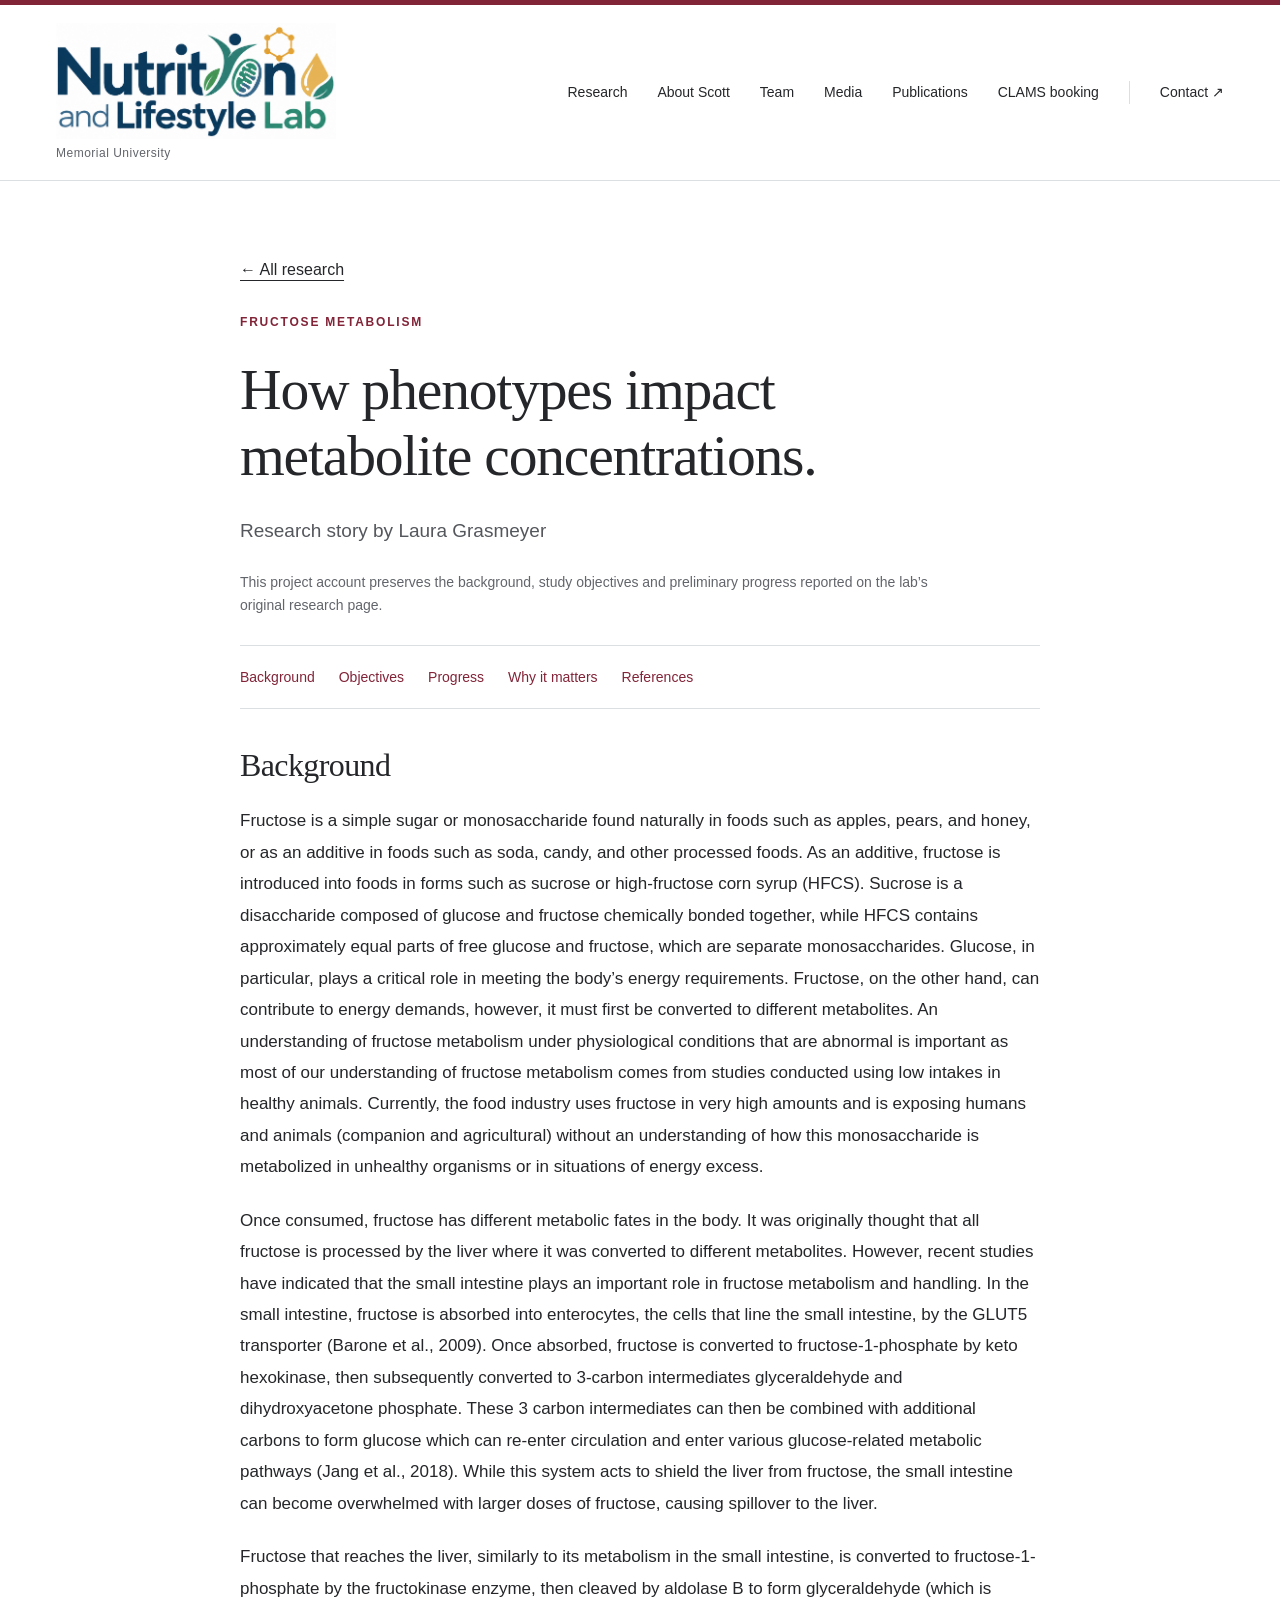
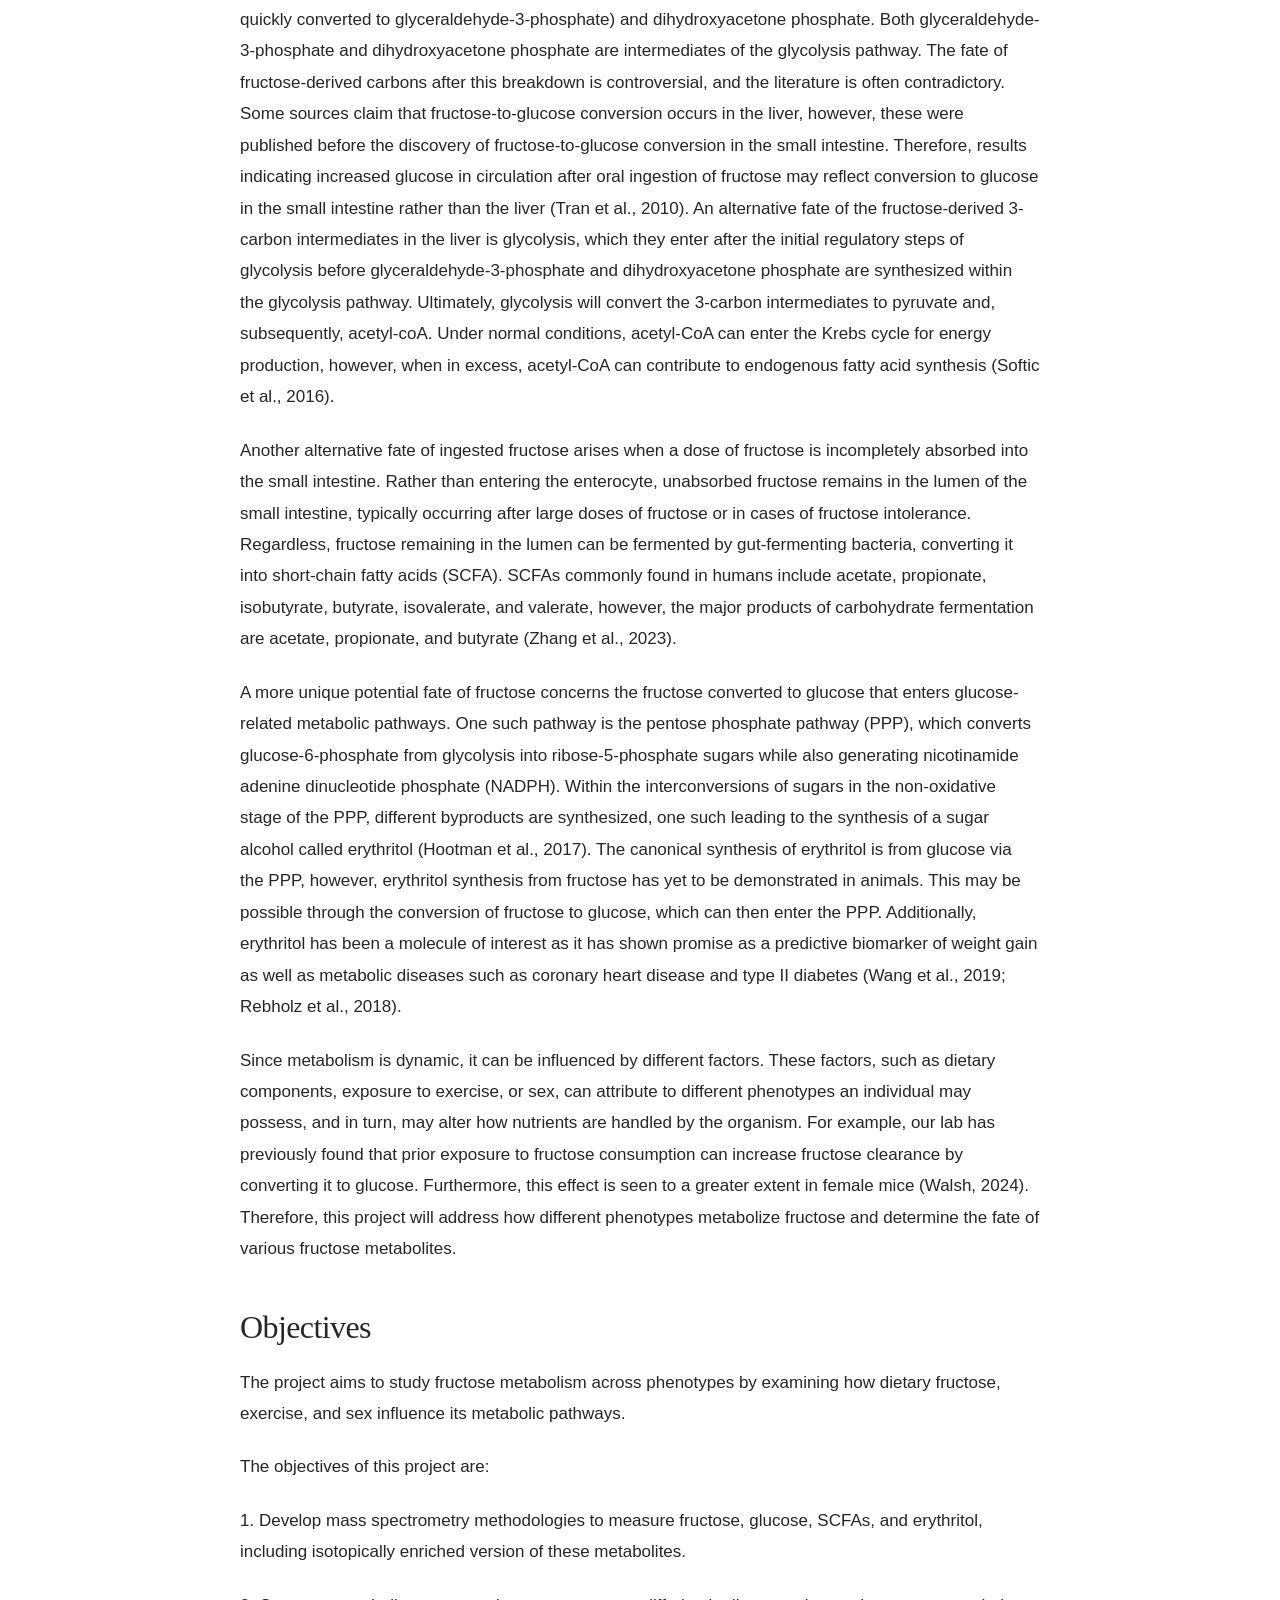
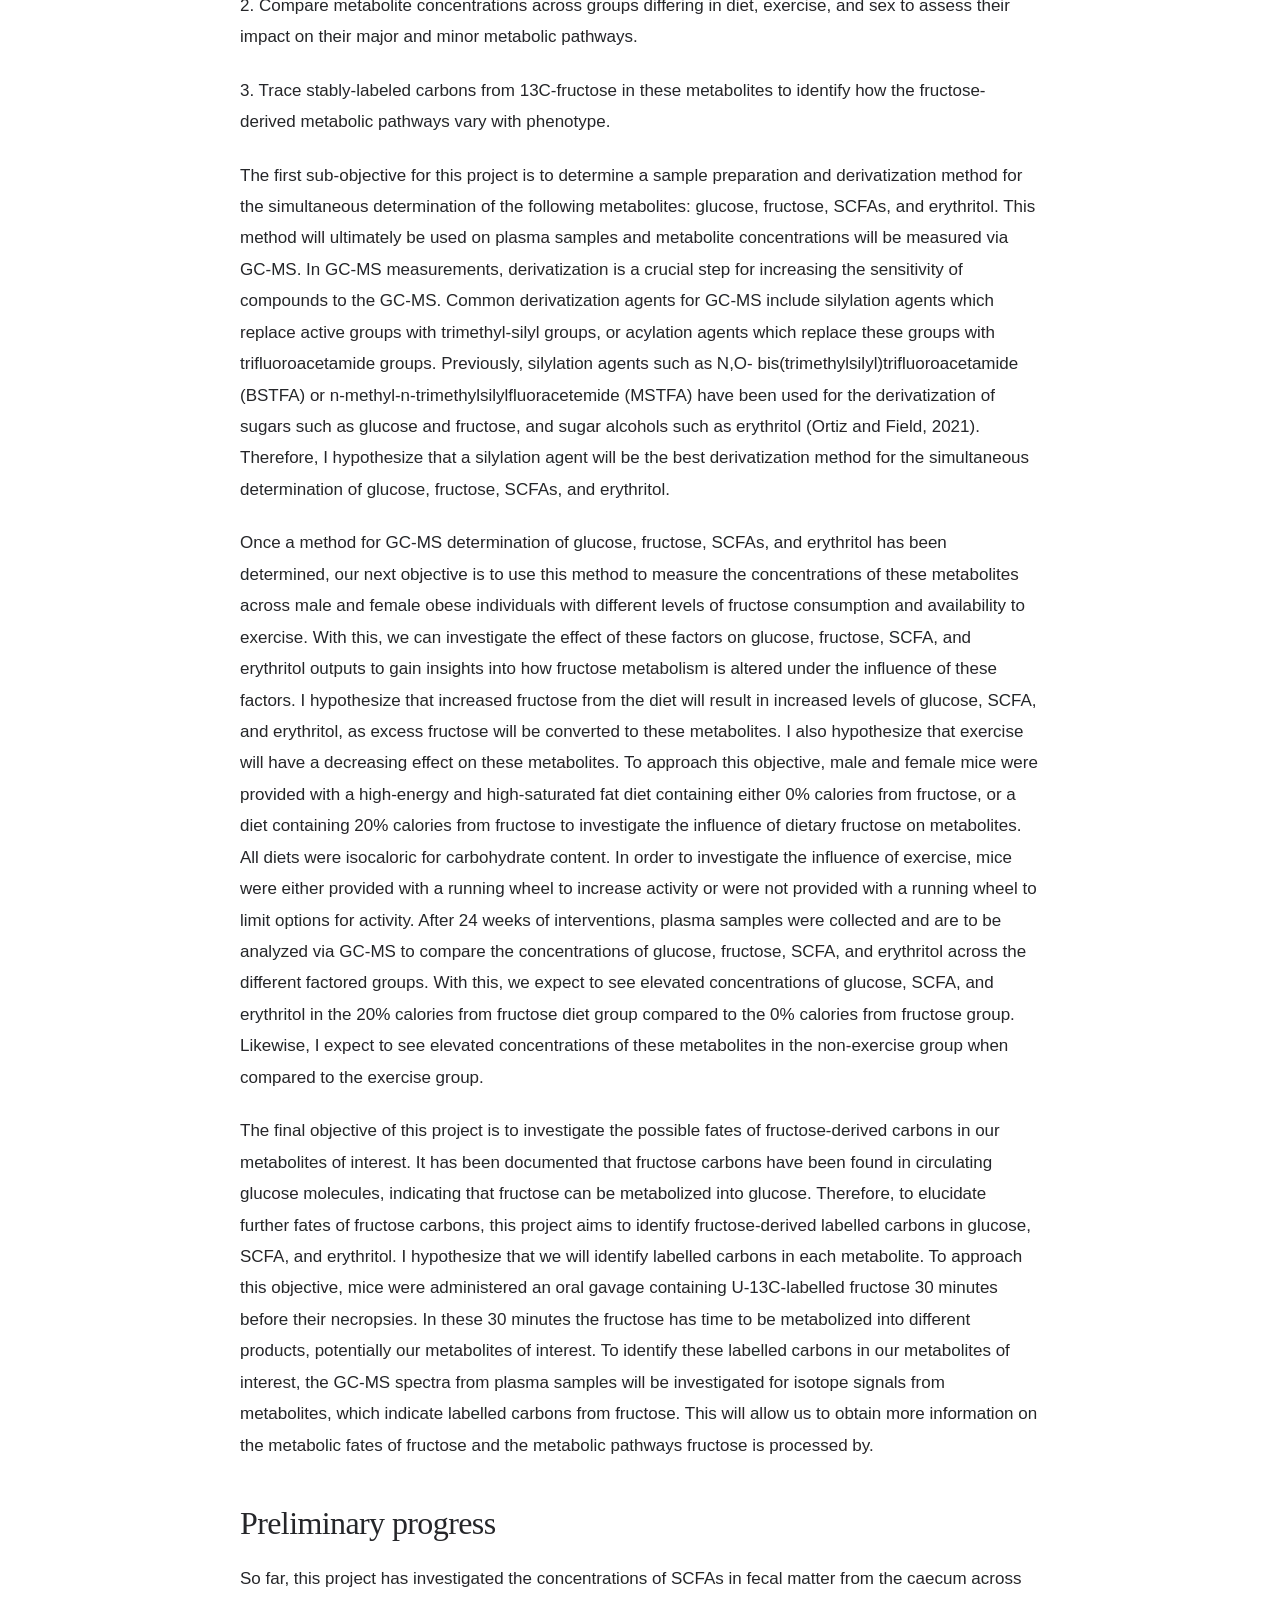
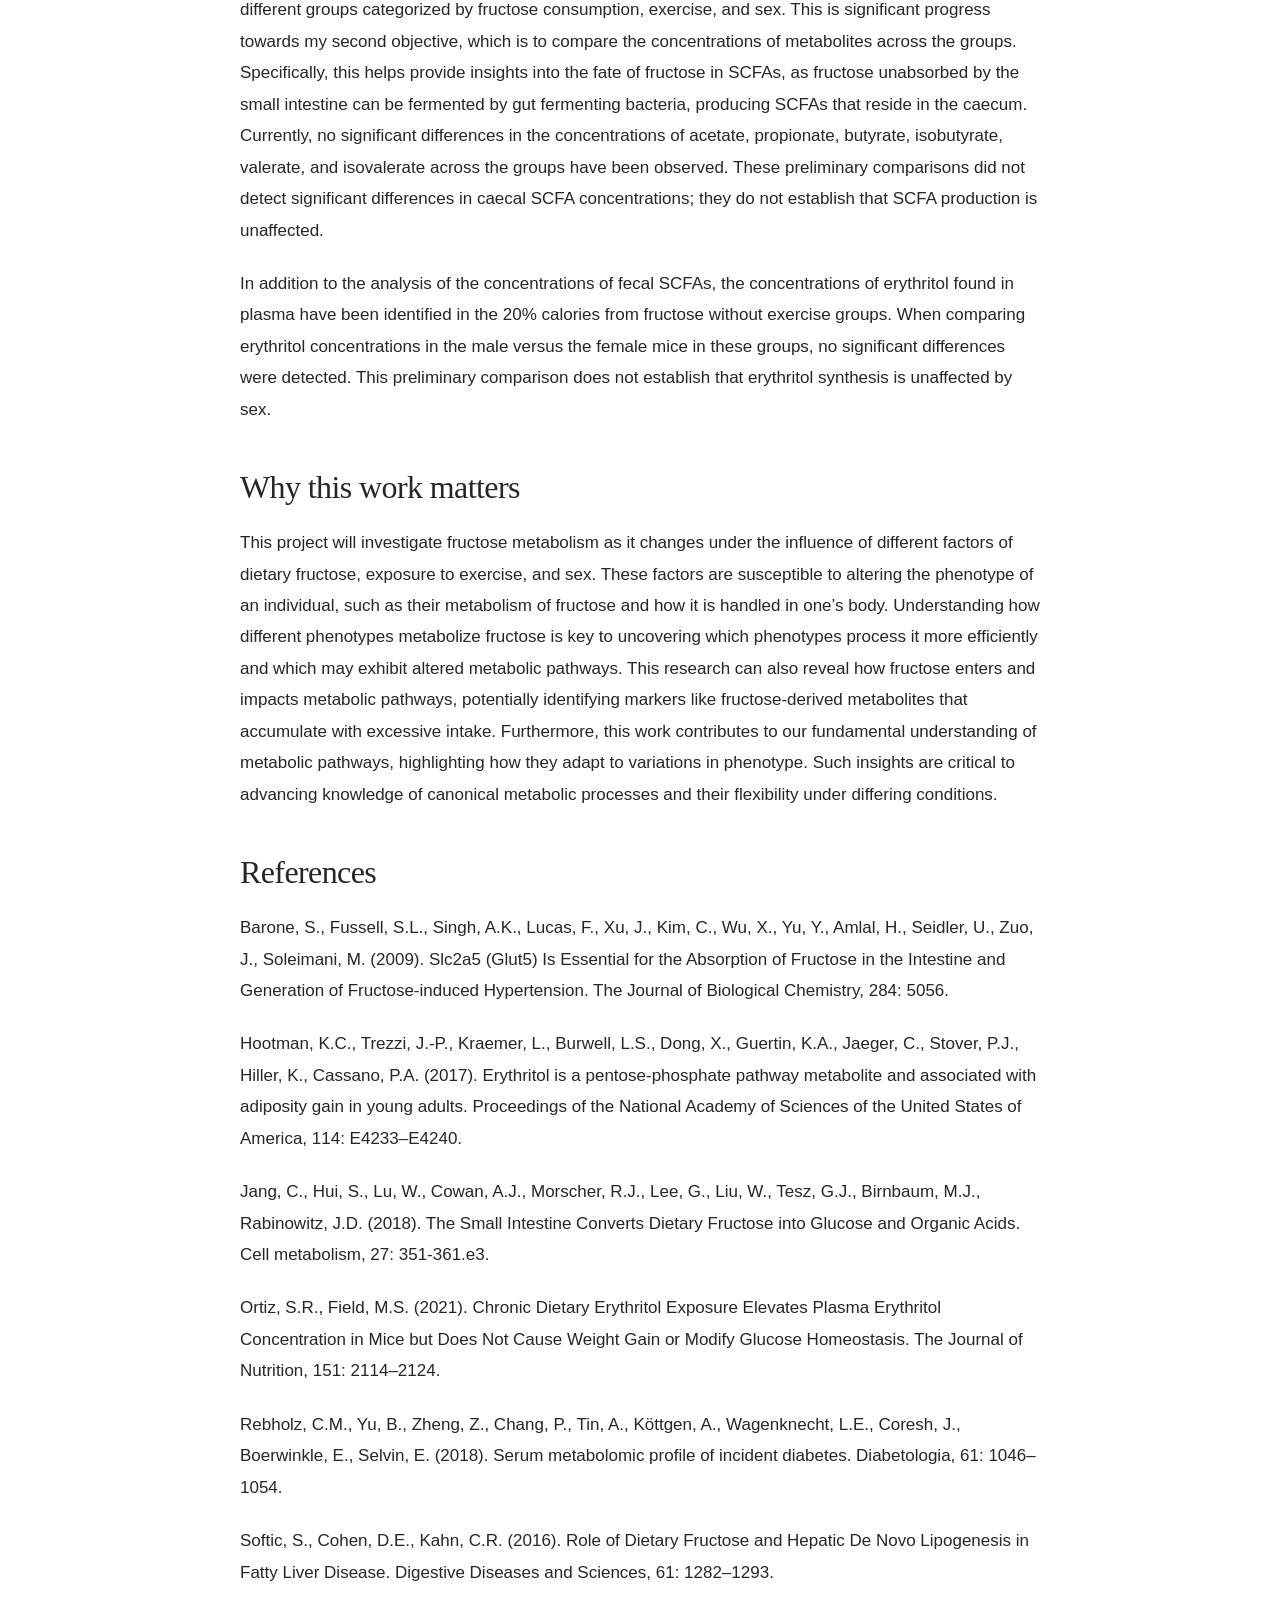
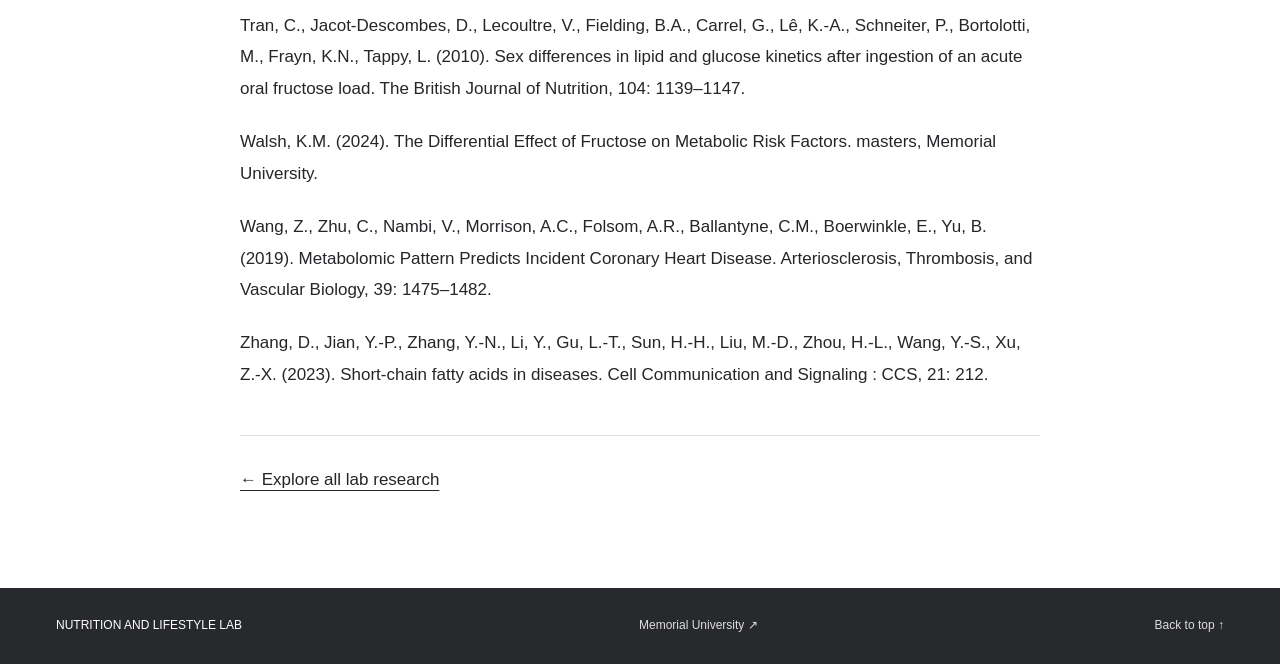
<file: research/fructose-metabolism/index.html>
<!doctype html><html lang="en"><head><meta charset="utf-8"><meta name="viewport" content="width=device-width, initial-scale=1"><title>Fructose metabolism | Nutrition and Lifestyle Lab</title><link rel="stylesheet" href="../../style.css"></head><body><a class="skip" href="#main">Skip to content</a><header><div class="nav wrap"><a class="brand" href="../../" aria-label="Nutrition and Lifestyle Lab home"><img class="brand-logo" src="../../nll-logo.png" alt="Nutrition and Lifestyle Lab" width="1153" height="478" fetchpriority="high"><span class="brand-affiliation">Memorial University</span></a><nav aria-label="Main navigation"><a href="../../#research">Research</a><a href="../../#about">About Scott</a><a href="../../team/">Team</a><a href="../../media/">Media</a><a href="../../#publications">Publications</a><a href="../../clams/">CLAMS booking</a><a href="../../#contact">Contact <span aria-hidden="true">↗</span></a></nav></div></header>
<main id="main"><section class="wrap section story-heading"><a href="../../#research">← All research</a><p class="eyebrow">FRUCTOSE METABOLISM</p><h1>How phenotypes impact metabolite concentrations.</h1><p class="intro">Research story by Laura Grasmeyer</p><p class="source-note">This project account preserves the background, study objectives and preliminary progress reported on the lab’s original research page.</p><nav class="story-nav" aria-label="On this page"><a href="#background">Background</a><a href="#objectives">Objectives</a><a href="#progress">Progress</a><a href="#impact">Why it matters</a><a href="#references">References</a></nav></section><article class="wrap story"><h2 id="background">Background</h2><p>Fructose is a simple sugar or monosaccharide found naturally in foods such as apples, pears, and honey, or as an additive in foods such as soda, candy, and other processed foods. As an additive, fructose is introduced into foods in forms such as sucrose or high-fructose corn syrup (HFCS). Sucrose is a disaccharide composed of glucose and fructose chemically bonded together, while HFCS contains approximately equal parts of free glucose and fructose, which are separate monosaccharides. Glucose, in particular, plays a critical role in meeting the body’s energy requirements. Fructose, on the other hand, can contribute to energy demands, however, it must first be converted to different metabolites. An understanding of fructose metabolism under physiological conditions that are abnormal is important as most of our understanding of fructose metabolism comes from studies conducted using low intakes in healthy animals. Currently, the food industry uses fructose in very high amounts and is exposing humans and animals (companion and agricultural) without an understanding of how this monosaccharide is metabolized in unhealthy organisms or in situations of energy excess.</p><p>Once consumed, fructose has different metabolic fates in the body. It was originally thought that all fructose is processed by the liver where it was converted to different metabolites. However, recent studies have indicated that the small intestine plays an important role in fructose metabolism and handling. In the small intestine, fructose is absorbed into enterocytes, the cells that line the small intestine, by the GLUT5 transporter (Barone et al., 2009). Once absorbed, fructose is converted to fructose-1-phosphate by keto hexokinase, then subsequently converted to 3-carbon intermediates glyceraldehyde and dihydroxyacetone phosphate. These 3 carbon intermediates can then be combined with additional carbons to form glucose which can re-enter circulation and enter various glucose-related metabolic pathways (Jang et al., 2018). While this system acts to shield the liver from fructose, the small intestine can become overwhelmed with larger doses of fructose, causing spillover to the liver.</p><p>Fructose that reaches the liver, similarly to its metabolism in the small intestine, is converted to fructose-1-phosphate by the fructokinase enzyme, then cleaved by aldolase B to form glyceraldehyde (which is quickly converted to glyceraldehyde-3-phosphate) and dihydroxyacetone phosphate. Both glyceraldehyde-3-phosphate and dihydroxyacetone phosphate are intermediates of the glycolysis pathway. The fate of fructose-derived carbons after this breakdown is controversial, and the literature is often contradictory. Some sources claim that fructose-to-glucose conversion occurs in the liver, however, these were published before the discovery of fructose-to-glucose conversion in the small intestine. Therefore, results indicating increased glucose in circulation after oral ingestion of fructose may reflect conversion to glucose in the small intestine rather than the liver (Tran et al., 2010). An alternative fate of the fructose-derived 3-carbon intermediates in the liver is glycolysis, which they enter after the initial regulatory steps of glycolysis before glyceraldehyde-3-phosphate and dihydroxyacetone phosphate are synthesized within the glycolysis pathway. Ultimately, glycolysis will convert the 3-carbon intermediates to pyruvate and, subsequently, acetyl-coA. Under normal conditions, acetyl-CoA can enter the Krebs cycle for energy production, however, when in excess, acetyl-CoA can contribute to endogenous fatty acid synthesis (Softic et al., 2016).</p><p>Another alternative fate of ingested fructose arises when a dose of fructose is incompletely absorbed into the small intestine. Rather than entering the enterocyte, unabsorbed fructose remains in the lumen of the small intestine, typically occurring after large doses of fructose or in cases of fructose intolerance. Regardless, fructose remaining in the lumen can be fermented by gut-fermenting bacteria, converting it into short-chain fatty acids (SCFA). SCFAs commonly found in humans include acetate, propionate, isobutyrate, butyrate, isovalerate, and valerate, however, the major products of carbohydrate fermentation are acetate, propionate, and butyrate (Zhang et al., 2023).</p><p>A more unique potential fate of fructose concerns the fructose converted to glucose that enters glucose-related metabolic pathways. One such pathway is the pentose phosphate pathway (PPP), which converts glucose-6-phosphate from glycolysis into ribose-5-phosphate sugars while also generating nicotinamide adenine dinucleotide phosphate (NADPH). Within the interconversions of sugars in the non-oxidative stage of the PPP, different byproducts are synthesized, one such leading to the synthesis of a sugar alcohol called erythritol (Hootman et al., 2017). The canonical synthesis of erythritol is from glucose via the PPP, however, erythritol synthesis from fructose has yet to be demonstrated in animals. This may be possible through the conversion of fructose to glucose, which can then enter the PPP. Additionally, erythritol has been a molecule of interest as it has shown promise as a predictive biomarker of weight gain as well as metabolic diseases such as coronary heart disease and type II diabetes (Wang et al., 2019; Rebholz et al., 2018).</p><p>Since metabolism is dynamic, it can be influenced by different factors. These factors, such as dietary components, exposure to exercise, or sex, can attribute to different phenotypes an individual may possess, and in turn, may alter how nutrients are handled by the organism. For example, our lab has previously found that prior exposure to fructose consumption can increase fructose clearance by converting it to glucose. Furthermore, this effect is seen to a greater extent in female mice (Walsh, 2024). Therefore, this project will address how different phenotypes metabolize fructose and determine the fate of various fructose metabolites.</p><h2 id="objectives">Objectives</h2><p>The project aims to study fructose metabolism across phenotypes by examining how dietary fructose, exercise, and sex influence its metabolic pathways.</p><p>The objectives of this project are:</p><p>1. Develop mass spectrometry methodologies to measure fructose, glucose, SCFAs, and erythritol, including isotopically enriched version of these metabolites.</p><p>2. Compare metabolite concentrations across groups differing in diet, exercise, and sex to assess their impact on their major and minor metabolic pathways.</p><p>3. Trace stably-labeled carbons from 13C-fructose in these metabolites to identify how the fructose-derived metabolic pathways vary with phenotype.</p><p>The first sub-objective for this project is to determine a sample preparation and derivatization method for the simultaneous determination of the following metabolites: glucose, fructose, SCFAs, and erythritol. This method will ultimately be used on plasma samples and metabolite concentrations will be measured via GC-MS. In GC-MS measurements, derivatization is a crucial step for increasing the sensitivity of compounds to the GC-MS. Common derivatization agents for GC-MS include silylation agents which replace active groups with trimethyl-silyl groups, or acylation agents which replace these groups with trifluoroacetamide groups. Previously, silylation agents such as N,O- bis(trimethylsilyl)trifluoroacetamide (BSTFA) or n-methyl-n-trimethylsilylfluoracetemide (MSTFA) have been used for the derivatization of sugars such as glucose and fructose, and sugar alcohols such as erythritol (Ortiz and Field, 2021). Therefore, I hypothesize that a silylation agent will be the best derivatization method for the simultaneous determination of glucose, fructose, SCFAs, and erythritol.</p><p>Once a method for GC-MS determination of glucose, fructose, SCFAs, and erythritol has been determined, our next objective is to use this method to measure the concentrations of these metabolites across male and female obese individuals with different levels of fructose consumption and availability to exercise. With this, we can investigate the effect of these factors on glucose, fructose, SCFA, and erythritol outputs to gain insights into how fructose metabolism is altered under the influence of these factors. I hypothesize that increased fructose from the diet will result in increased levels of glucose, SCFA, and erythritol, as excess fructose will be converted to these metabolites. I also hypothesize that exercise will have a decreasing effect on these metabolites. To approach this objective, male and female mice were provided with a high-energy and high-saturated fat diet containing either 0% calories from fructose, or a diet containing 20% calories from fructose to investigate the influence of dietary fructose on metabolites. All diets were isocaloric for carbohydrate content. In order to investigate the influence of exercise, mice were either provided with a running wheel to increase activity or were not provided with a running wheel to limit options for activity. After 24 weeks of interventions, plasma samples were collected and are to be analyzed via GC-MS to compare the concentrations of glucose, fructose, SCFA, and erythritol across the different factored groups. With this, we expect to see elevated concentrations of glucose, SCFA, and erythritol in the 20% calories from fructose diet group compared to the 0% calories from fructose group. Likewise, I expect to see elevated concentrations of these metabolites in the non-exercise group when compared to the exercise group.</p><p>The final objective of this project is to investigate the possible fates of fructose-derived carbons in our metabolites of interest. It has been documented that fructose carbons have been found in circulating glucose molecules, indicating that fructose can be metabolized into glucose. Therefore, to elucidate further fates of fructose carbons, this project aims to identify fructose-derived labelled carbons in glucose, SCFA, and erythritol. I hypothesize that we will identify labelled carbons in each metabolite. To approach this objective, mice were administered an oral gavage containing U-13C-labelled fructose 30 minutes before their necropsies. In these 30 minutes the fructose has time to be metabolized into different products, potentially our metabolites of interest. To identify these labelled carbons in our metabolites of interest, the GC-MS spectra from plasma samples will be investigated for isotope signals from metabolites, which indicate labelled carbons from fructose. This will allow us to obtain more information on the metabolic fates of fructose and the metabolic pathways fructose is processed by.</p><h2 id="progress">Preliminary progress</h2><p>So far, this project has investigated the concentrations of SCFAs in fecal matter from the caecum across different groups categorized by fructose consumption, exercise, and sex. This is significant progress towards my second objective, which is to compare the concentrations of metabolites across the groups. Specifically, this helps provide insights into the fate of fructose in SCFAs, as fructose unabsorbed by the small intestine can be fermented by gut fermenting bacteria, producing SCFAs that reside in the caecum. Currently, no significant differences in the concentrations of acetate, propionate, butyrate, isobutyrate, valerate, and isovalerate across the groups have been observed. These preliminary comparisons did not detect significant differences in caecal SCFA concentrations; they do not establish that SCFA production is unaffected.</p><p>In addition to the analysis of the concentrations of fecal SCFAs, the concentrations of erythritol found in plasma have been identified in the 20% calories from fructose without exercise groups. When comparing erythritol concentrations in the male versus the female mice in these groups, no significant differences were detected. This preliminary comparison does not establish that erythritol synthesis is unaffected by sex.</p><h2 id="impact">Why this work matters</h2><p>This project will investigate fructose metabolism as it changes under the influence of different factors of dietary fructose, exposure to exercise, and sex. These factors are susceptible to altering the phenotype of an individual, such as their metabolism of fructose and how it is handled in one’s body. Understanding how different phenotypes metabolize fructose is key to uncovering which phenotypes process it more efficiently and which may exhibit altered metabolic pathways. This research can also reveal how fructose enters and impacts metabolic pathways, potentially identifying markers like fructose-derived metabolites that accumulate with excessive intake. Furthermore, this work contributes to our fundamental understanding of metabolic pathways, highlighting how they adapt to variations in phenotype. Such insights are critical to advancing knowledge of canonical metabolic processes and their flexibility under differing conditions.</p><h2 id="references">References</h2><p>Barone, S., Fussell, S.L., Singh, A.K., Lucas, F., Xu, J., Kim, C., Wu, X., Yu, Y., Amlal, H., Seidler, U., Zuo, J., Soleimani, M. (2009). Slc2a5 (Glut5) Is Essential for the Absorption of Fructose in the Intestine and Generation of Fructose-induced Hypertension. The Journal of Biological Chemistry, 284: 5056.</p><p>Hootman, K.C., Trezzi, J.-P., Kraemer, L., Burwell, L.S., Dong, X., Guertin, K.A., Jaeger, C., Stover, P.J., Hiller, K., Cassano, P.A. (2017). Erythritol is a pentose-phosphate pathway metabolite and associated with adiposity gain in young adults. Proceedings of the National Academy of Sciences of the United States of America, 114: E4233–E4240.</p><p>Jang, C., Hui, S., Lu, W., Cowan, A.J., Morscher, R.J., Lee, G., Liu, W., Tesz, G.J., Birnbaum, M.J., Rabinowitz, J.D. (2018). The Small Intestine Converts Dietary Fructose into Glucose and Organic Acids. Cell metabolism, 27: 351-361.e3.</p><p>Ortiz, S.R., Field, M.S. (2021). Chronic Dietary Erythritol Exposure Elevates Plasma Erythritol Concentration in Mice but Does Not Cause Weight Gain or Modify Glucose Homeostasis. The Journal of Nutrition, 151: 2114–2124.</p><p>Rebholz, C.M., Yu, B., Zheng, Z., Chang, P., Tin, A., Köttgen, A., Wagenknecht, L.E., Coresh, J., Boerwinkle, E., Selvin, E. (2018). Serum metabolomic profile of incident diabetes. Diabetologia, 61: 1046–1054.</p><p>Softic, S., Cohen, D.E., Kahn, C.R. (2016). Role of Dietary Fructose and Hepatic De Novo Lipogenesis in Fatty Liver Disease. Digestive Diseases and Sciences, 61: 1282–1293.</p><p>Tran, C., Jacot-Descombes, D., Lecoultre, V., Fielding, B.A., Carrel, G., Lê, K.-A., Schneiter, P., Bortolotti, M., Frayn, K.N., Tappy, L. (2010). Sex differences in lipid and glucose kinetics after ingestion of an acute oral fructose load. The British Journal of Nutrition, 104: 1139–1147.</p><p>Walsh, K.M. (2024). The Differential Effect of Fructose on Metabolic Risk Factors. masters, Memorial University.</p><p>Wang, Z., Zhu, C., Nambi, V., Morrison, A.C., Folsom, A.R., Ballantyne, C.M., Boerwinkle, E., Yu, B. (2019). Metabolomic Pattern Predicts Incident Coronary Heart Disease. Arteriosclerosis, Thrombosis, and Vascular Biology, 39: 1475–1482.</p><p>Zhang, D., Jian, Y.-P., Zhang, Y.-N., Li, Y., Gu, L.-T., Sun, H.-H., Liu, M.-D., Zhou, H.-L., Wang, Y.-S., Xu, Z.-X. (2023). Short-chain fatty acids in diseases. Cell Communication and Signaling : CCS, 21: 212.</p><p class="story-return"><a href="../../#research">← Explore all lab research</a></p></article></main><footer><div class="wrap"><span>NUTRITION AND LIFESTYLE LAB </span><a href="https://www.mun.ca/human-biosciences/scott-harding/the-harding-lab/">Memorial University ↗</a><a href="#">Back to top ↑</a></div></footer>
</body></html>
</file>
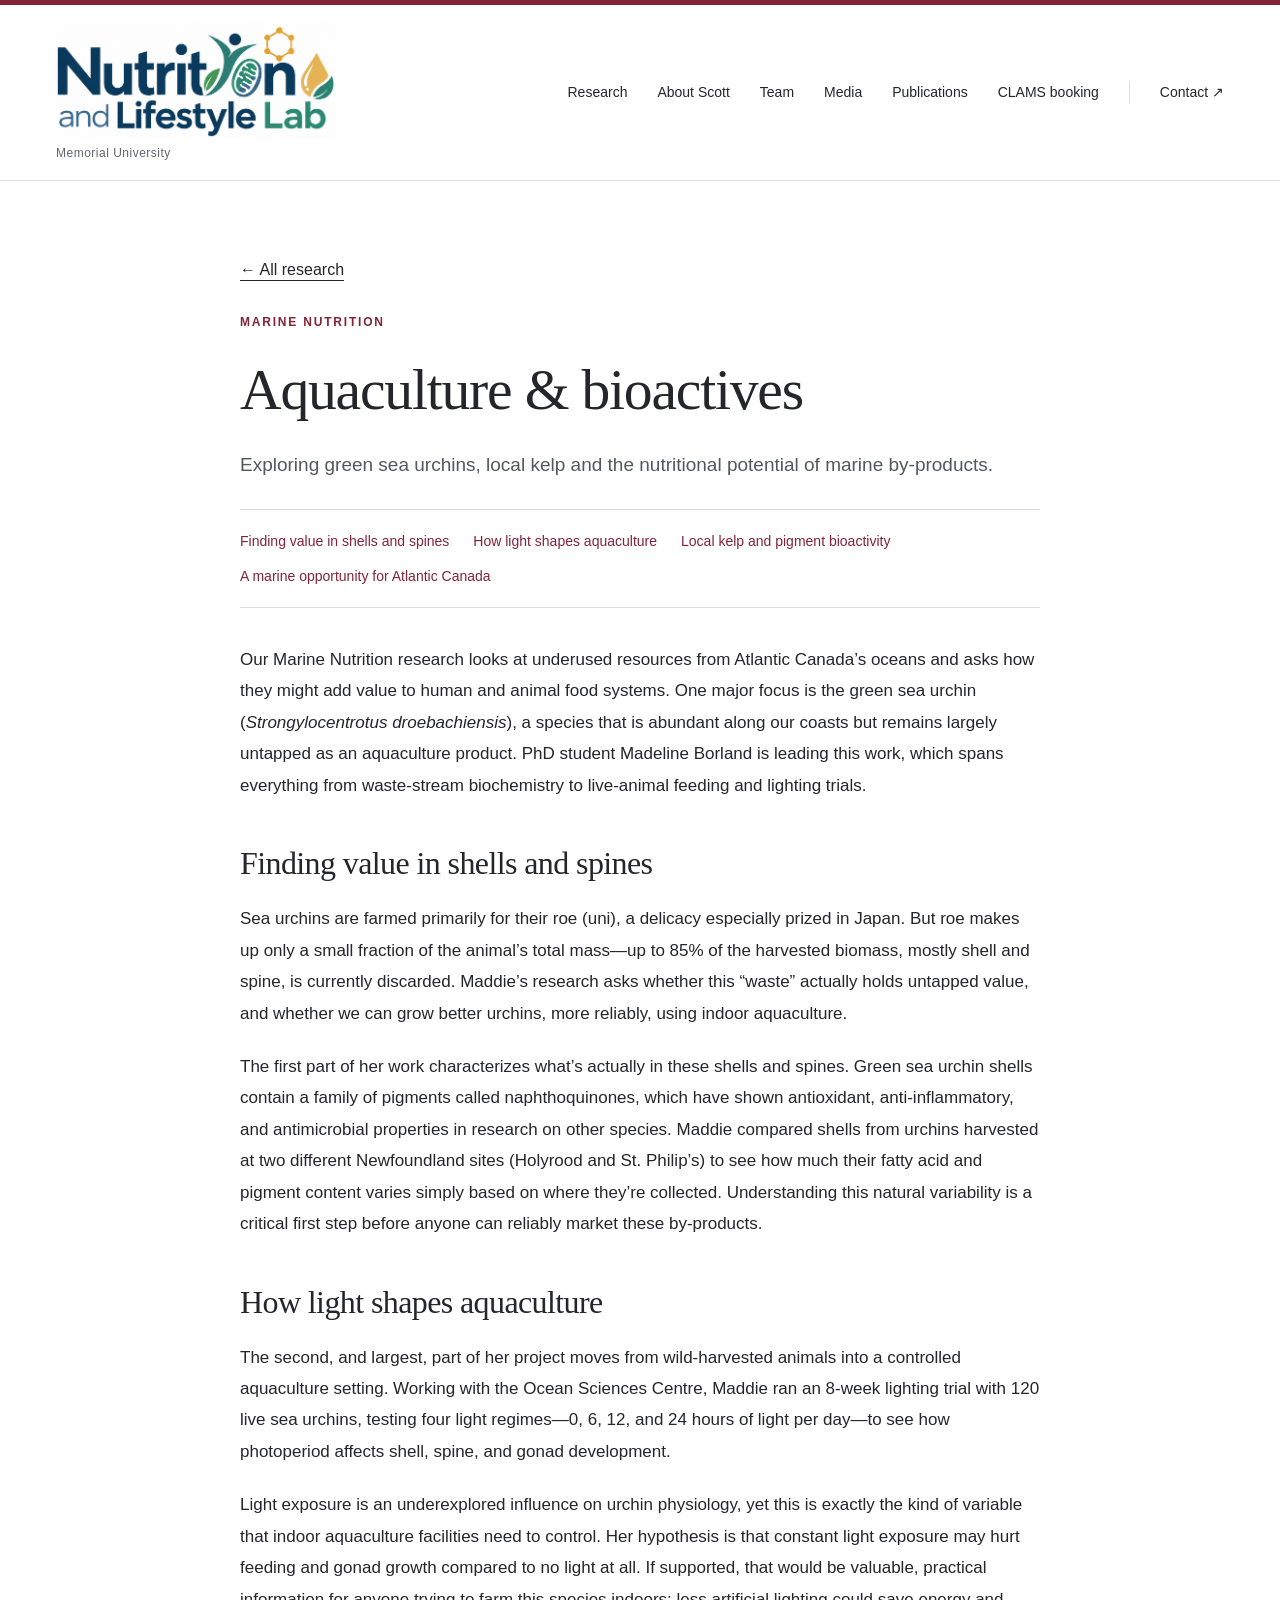
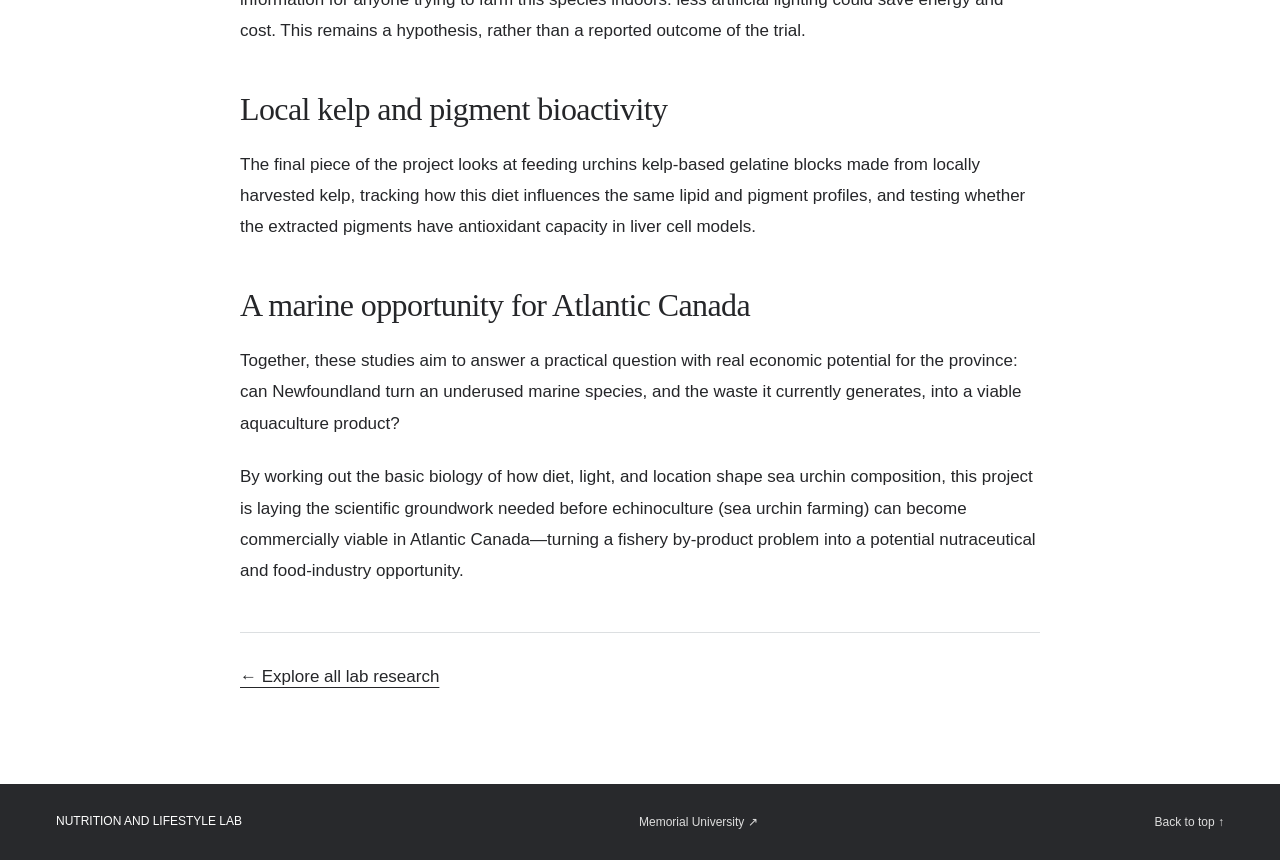
<file: research/marine-nutrition/index.html>
<!doctype html>
<html lang="en"><head><meta charset="utf-8"><meta name="viewport" content="width=device-width, initial-scale=1">
<title>Aquaculture &amp; bioactives | Nutrition and Lifestyle Lab</title>
<meta name="description" content="Exploring green sea urchins, local kelp and the nutritional potential of marine by-products."><link rel="stylesheet" href="../../style.css"></head>
<body><a class="skip" href="#main">Skip to content</a><header><div class="nav wrap"><a class="brand" href="../../" aria-label="Nutrition and Lifestyle Lab home"><img class="brand-logo" src="../../nll-logo.png" alt="Nutrition and Lifestyle Lab" width="1153" height="478" fetchpriority="high"><span class="brand-affiliation">Memorial University</span></a><nav aria-label="Main navigation"><a href="../../#research">Research</a><a href="../../#about">About Scott</a><a href="../../team/">Team</a><a href="../../media/">Media</a><a href="../../#publications">Publications</a><a href="../../clams/">CLAMS booking</a><a href="../../#contact">Contact <span aria-hidden="true">↗</span></a></nav></div></header>
<main id="main"><section class="wrap section story-heading"><a href="../../#research">← All research</a>
<p class="eyebrow">MARINE NUTRITION</p><h1>Aquaculture &amp; bioactives</h1><p class="intro">Exploring green sea urchins, local kelp and the nutritional potential of marine by-products.</p>
<nav class="story-nav" aria-label="On this page"><a href="#section-2">Finding value in shells and spines</a><a href="#section-5">How light shapes aquaculture</a><a href="#section-8">Local kelp and pigment bioactivity</a><a href="#section-10">A marine opportunity for Atlantic Canada</a></nav></section>
<article class="wrap story project-story" aria-label="Research overview"><p>Our Marine Nutrition research looks at underused resources from Atlantic Canada’s oceans and asks how they might add value to human and animal food systems. One major focus is the green sea urchin (<em>Strongylocentrotus droebachiensis</em>), a species that is abundant along our coasts but remains largely untapped as an aquaculture product. PhD student Madeline Borland is leading this work, which spans everything from waste-stream biochemistry to live-animal feeding and lighting trials.</p>
<h2 id="section-2">Finding value in shells and spines</h2>
<p>Sea urchins are farmed primarily for their roe (uni), a delicacy especially prized in Japan. But roe makes up only a small fraction of the animal’s total mass—up to 85% of the harvested biomass, mostly shell and spine, is currently discarded. Maddie’s research asks whether this “waste” actually holds untapped value, and whether we can grow better urchins, more reliably, using indoor aquaculture.</p>
<p>The first part of her work characterizes what’s actually in these shells and spines. Green sea urchin shells contain a family of pigments called naphthoquinones, which have shown antioxidant, anti-inflammatory, and antimicrobial properties in research on other species. Maddie compared shells from urchins harvested at two different Newfoundland sites (Holyrood and St. Philip’s) to see how much their fatty acid and pigment content varies simply based on where they’re collected. Understanding this natural variability is a critical first step before anyone can reliably market these by-products.</p>
<h2 id="section-5">How light shapes aquaculture</h2>
<p>The second, and largest, part of her project moves from wild-harvested animals into a controlled aquaculture setting. Working with the Ocean Sciences Centre, Maddie ran an 8-week lighting trial with 120 live sea urchins, testing four light regimes—0, 6, 12, and 24 hours of light per day—to see how photoperiod affects shell, spine, and gonad development.</p>
<p>Light exposure is an underexplored influence on urchin physiology, yet this is exactly the kind of variable that indoor aquaculture facilities need to control. Her hypothesis is that constant light exposure may hurt feeding and gonad growth compared to no light at all. If supported, that would be valuable, practical information for anyone trying to farm this species indoors: less artificial lighting could save energy and cost. This remains a hypothesis, rather than a reported outcome of the trial.</p>
<h2 id="section-8">Local kelp and pigment bioactivity</h2>
<p>The final piece of the project looks at feeding urchins kelp-based gelatine blocks made from locally harvested kelp, tracking how this diet influences the same lipid and pigment profiles, and testing whether the extracted pigments have antioxidant capacity in liver cell models.</p>
<h2 id="section-10">A marine opportunity for Atlantic Canada</h2>
<p>Together, these studies aim to answer a practical question with real economic potential for the province: can Newfoundland turn an underused marine species, and the waste it currently generates, into a viable aquaculture product?</p>
<p>By working out the basic biology of how diet, light, and location shape sea urchin composition, this project is laying the scientific groundwork needed before echinoculture (sea urchin farming) can become commercially viable in Atlantic Canada—turning a fishery by-product problem into a potential nutraceutical and food-industry opportunity.</p>
<p class="story-return"><a href="../../#research">← Explore all lab research</a></p></article></main><footer><div class="wrap"><span>NUTRITION AND LIFESTYLE LAB </span><a href="https://www.mun.ca/human-biosciences/scott-harding/the-harding-lab/">Memorial University ↗</a><a href="#">Back to top ↑</a></div></footer></body></html>
</file>
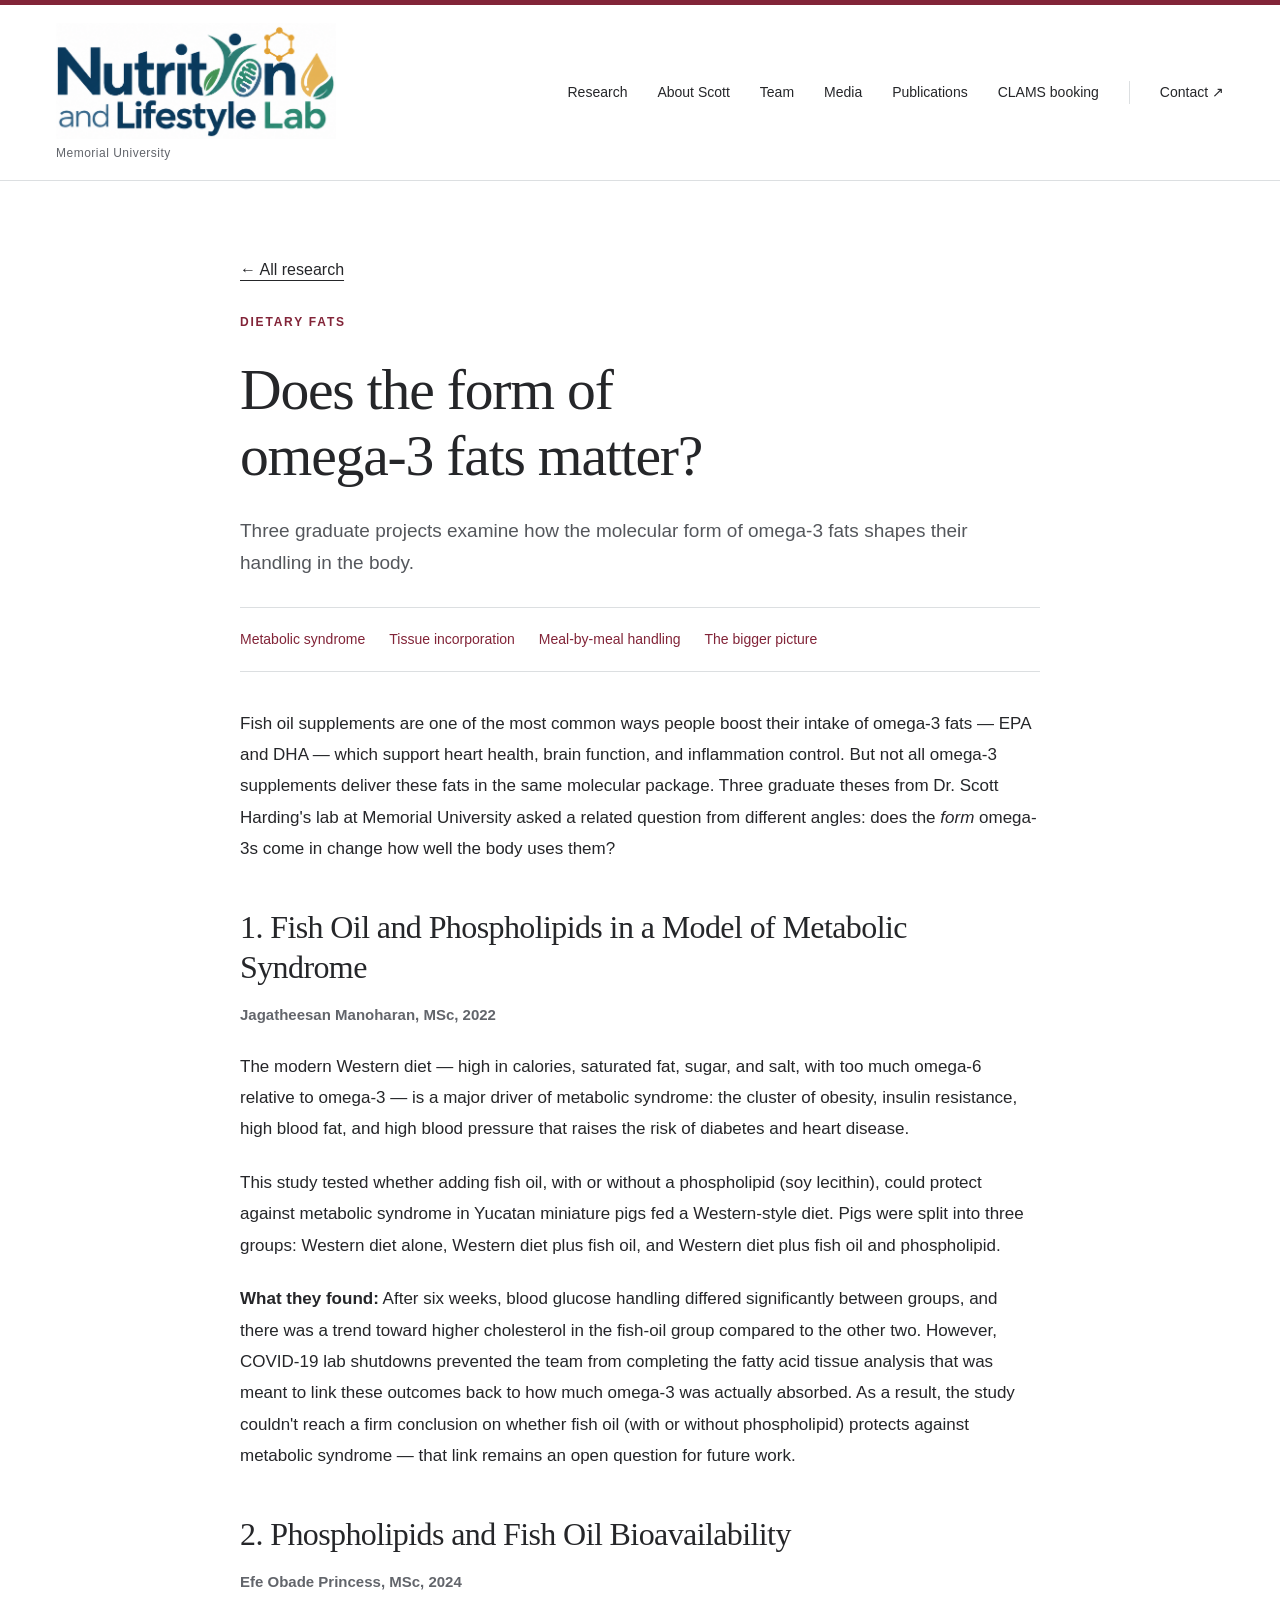
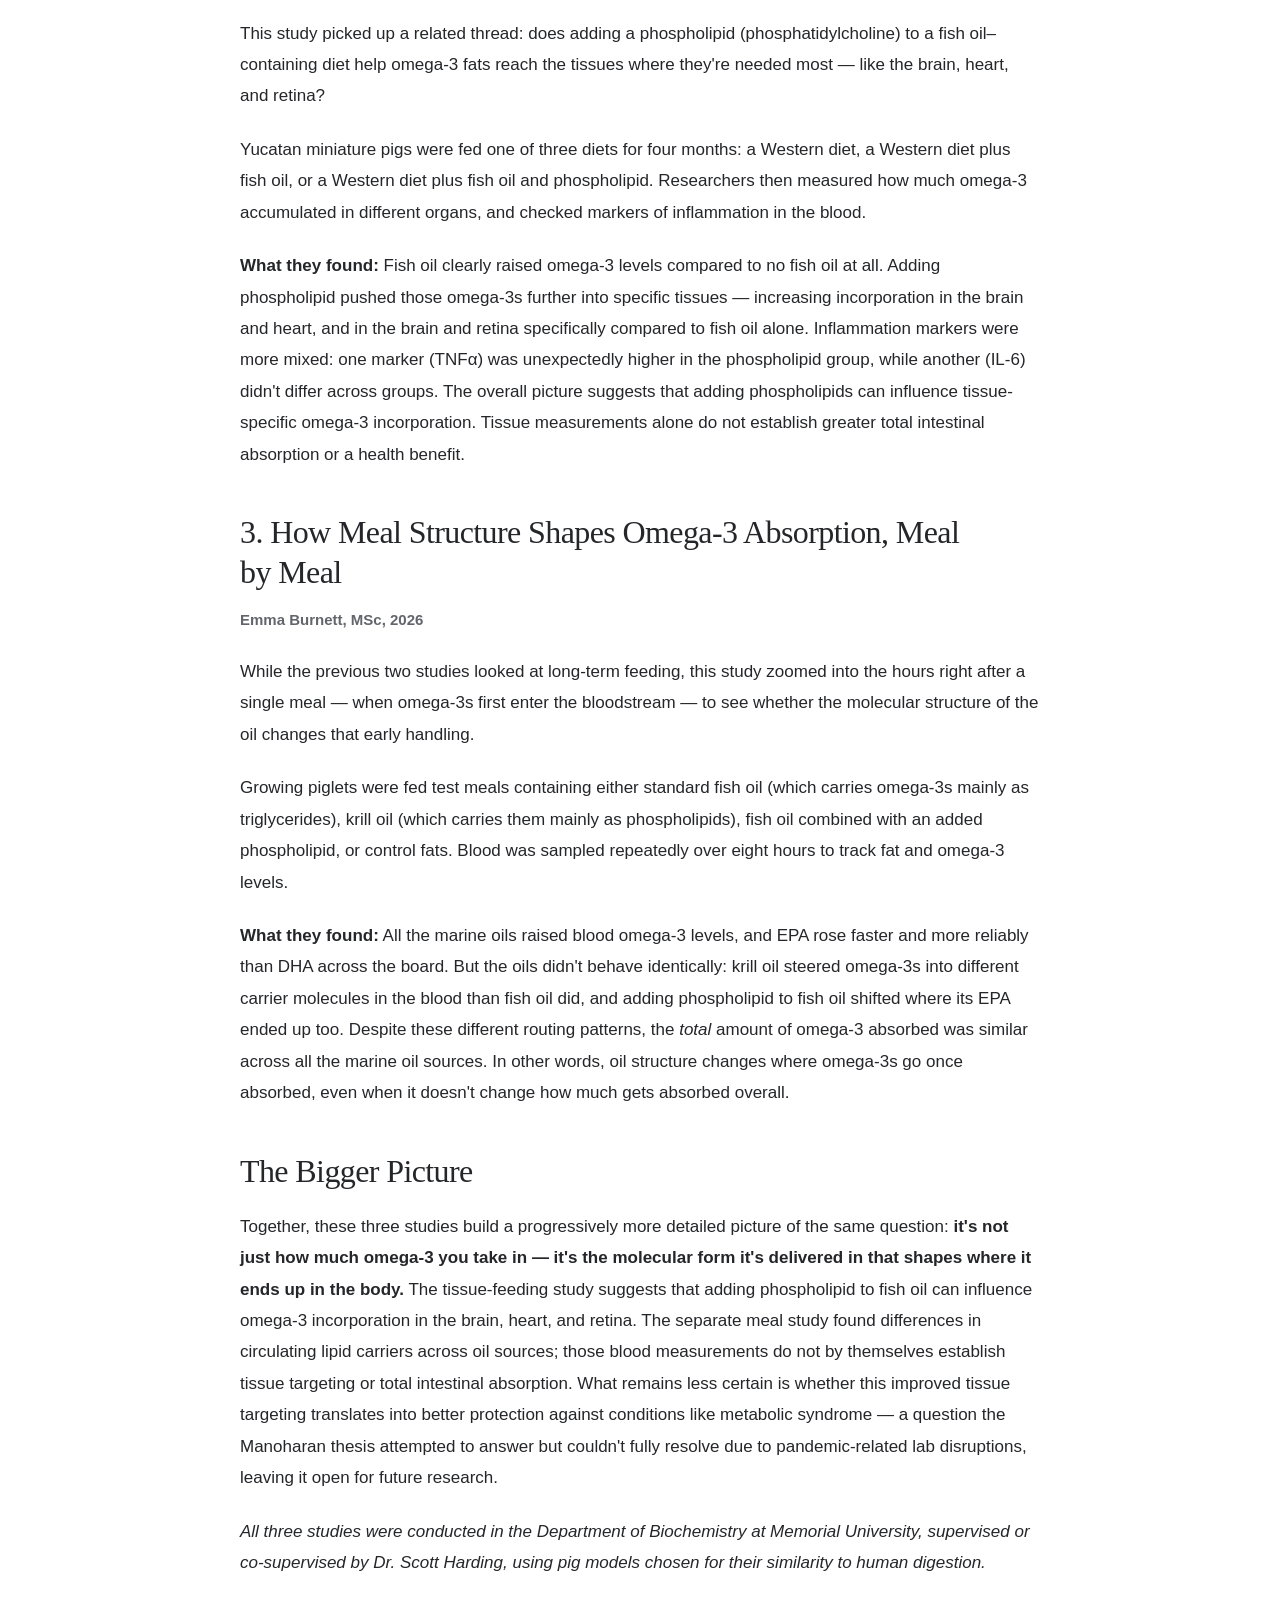
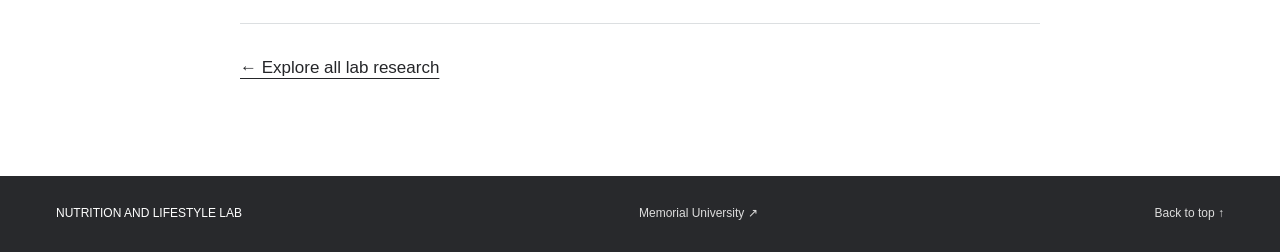
<file: research/omega3-fats/index.html>
<!doctype html>
<html lang="en"><head><meta charset="utf-8"><meta name="viewport" content="width=device-width, initial-scale=1">
<title>Does the form of omega-3 fats matter? | Nutrition and Lifestyle Lab</title>
<meta name="description" content="Three graduate projects examine how the molecular form of omega-3 fats shapes their handling in the body."><link rel="stylesheet" href="../../style.css"></head>
<body><a class="skip" href="#main">Skip to content</a><header><div class="nav wrap"><a class="brand" href="../../" aria-label="Nutrition and Lifestyle Lab home"><img class="brand-logo" src="../../nll-logo.png" alt="Nutrition and Lifestyle Lab" width="1153" height="478" fetchpriority="high"><span class="brand-affiliation">Memorial University</span></a><nav aria-label="Main navigation"><a href="../../#research">Research</a><a href="../../#about">About Scott</a><a href="../../team/">Team</a><a href="../../media/">Media</a><a href="../../#publications">Publications</a><a href="../../clams/">CLAMS booking</a><a href="../../#contact">Contact <span aria-hidden="true">↗</span></a></nav></div></header>
<main id="main"><section class="wrap section story-heading"><a href="../../#research">← All research</a>
<p class="eyebrow">DIETARY FATS</p><h1>Does the form of omega-3 fats matter?</h1><p class="intro">Three graduate projects examine how the molecular form of omega-3 fats shapes their handling in the body.</p>
<nav class="story-nav" aria-label="On this page"><a href="#section-2">Metabolic syndrome</a><a href="#section-7">Tissue incorporation</a><a href="#section-12">Meal-by-meal handling</a><a href="#section-17">The bigger picture</a></nav></section>
<article class="wrap story project-story" aria-label="Research overview"><p>Fish oil supplements are one of the most common ways people boost their intake of omega-3 fats — EPA and DHA — which support heart health, brain function, and inflammation control. But not all omega-3 supplements deliver these fats in the same molecular package. Three graduate theses from Dr. Scott Harding's lab at Memorial University asked a related question from different angles: does the <em>form</em> omega-3s come in change how well the body uses them?</p>
<h2 id="section-2">1. Fish Oil and Phospholipids in a Model of Metabolic Syndrome</h2>
<p class="study-credit"><strong>Jagatheesan Manoharan, MSc, 2022</strong></p>
<p>The modern Western diet — high in calories, saturated fat, sugar, and salt, with too much omega-6 relative to omega-3 — is a major driver of metabolic syndrome: the cluster of obesity, insulin resistance, high blood fat, and high blood pressure that raises the risk of diabetes and heart disease.</p>
<p>This study tested whether adding fish oil, with or without a phospholipid (soy lecithin), could protect against metabolic syndrome in Yucatan miniature pigs fed a Western-style diet. Pigs were split into three groups: Western diet alone, Western diet plus fish oil, and Western diet plus fish oil and phospholipid.</p>
<p><strong>What they found:</strong> After six weeks, blood glucose handling differed significantly between groups, and there was a trend toward higher cholesterol in the fish-oil group compared to the other two. However, COVID-19 lab shutdowns prevented the team from completing the fatty acid tissue analysis that was meant to link these outcomes back to how much omega-3 was actually absorbed. As a result, the study couldn't reach a firm conclusion on whether fish oil (with or without phospholipid) protects against metabolic syndrome — that link remains an open question for future work.</p>
<h2 id="section-7">2. Phospholipids and Fish Oil Bioavailability</h2>
<p class="study-credit"><strong>Efe Obade Princess, MSc, 2024</strong></p>
<p>This study picked up a related thread: does adding a phospholipid (phosphatidylcholine) to a fish oil–containing diet help omega-3 fats reach the tissues where they're needed most — like the brain, heart, and retina?</p>
<p>Yucatan miniature pigs were fed one of three diets for four months: a Western diet, a Western diet plus fish oil, or a Western diet plus fish oil and phospholipid. Researchers then measured how much omega-3 accumulated in different organs, and checked markers of inflammation in the blood.</p>
<p><strong>What they found:</strong> Fish oil clearly raised omega-3 levels compared to no fish oil at all. Adding phospholipid pushed those omega-3s further into specific tissues — increasing incorporation in the brain and heart, and in the brain and retina specifically compared to fish oil alone. Inflammation markers were more mixed: one marker (TNFα) was unexpectedly higher in the phospholipid group, while another (IL-6) didn't differ across groups. The overall picture suggests that adding phospholipids can influence tissue-specific omega-3 incorporation. Tissue measurements alone do not establish greater total intestinal absorption or a health benefit.</p>
<h2 id="section-12">3. How Meal Structure Shapes Omega-3 Absorption, Meal by Meal</h2>
<p class="study-credit"><strong>Emma Burnett, MSc, 2026</strong></p>
<p>While the previous two studies looked at long-term feeding, this study zoomed into the hours right after a single meal — when omega-3s first enter the bloodstream — to see whether the molecular structure of the oil changes that early handling.</p>
<p>Growing piglets were fed test meals containing either standard fish oil (which carries omega-3s mainly as triglycerides), krill oil (which carries them mainly as phospholipids), fish oil combined with an added phospholipid, or control fats. Blood was sampled repeatedly over eight hours to track fat and omega-3 levels.</p>
<p><strong>What they found:</strong> All the marine oils raised blood omega-3 levels, and EPA rose faster and more reliably than DHA across the board. But the oils didn't behave identically: krill oil steered omega-3s into different carrier molecules in the blood than fish oil did, and adding phospholipid to fish oil shifted where its EPA ended up too. Despite these different routing patterns, the <em>total</em> amount of omega-3 absorbed was similar across all the marine oil sources. In other words, oil structure changes where omega-3s go once absorbed, even when it doesn't change how much gets absorbed overall.</p>
<h2 id="section-17">The Bigger Picture</h2>
<p>Together, these three studies build a progressively more detailed picture of the same question: <strong>it's not just how much omega-3 you take in — it's the molecular form it's delivered in that shapes where it ends up in the body.</strong> The tissue-feeding study suggests that adding phospholipid to fish oil can influence omega-3 incorporation in the brain, heart, and retina. The separate meal study found differences in circulating lipid carriers across oil sources; those blood measurements do not by themselves establish tissue targeting or total intestinal absorption. What remains less certain is whether this improved tissue targeting translates into better protection against conditions like metabolic syndrome — a question the Manoharan thesis attempted to answer but couldn't fully resolve due to pandemic-related lab disruptions, leaving it open for future research.</p>
<p><em>All three studies were conducted in the Department of Biochemistry at Memorial University, supervised or co-supervised by Dr. Scott Harding, using pig models chosen for their similarity to human digestion.</em></p>
<p class="story-return"><a href="../../#research">← Explore all lab research</a></p></article></main><footer><div class="wrap"><span>NUTRITION AND LIFESTYLE LAB </span><a href="https://www.mun.ca/human-biosciences/scott-harding/the-harding-lab/">Memorial University ↗</a><a href="#">Back to top ↑</a></div></footer></body></html>
</file>
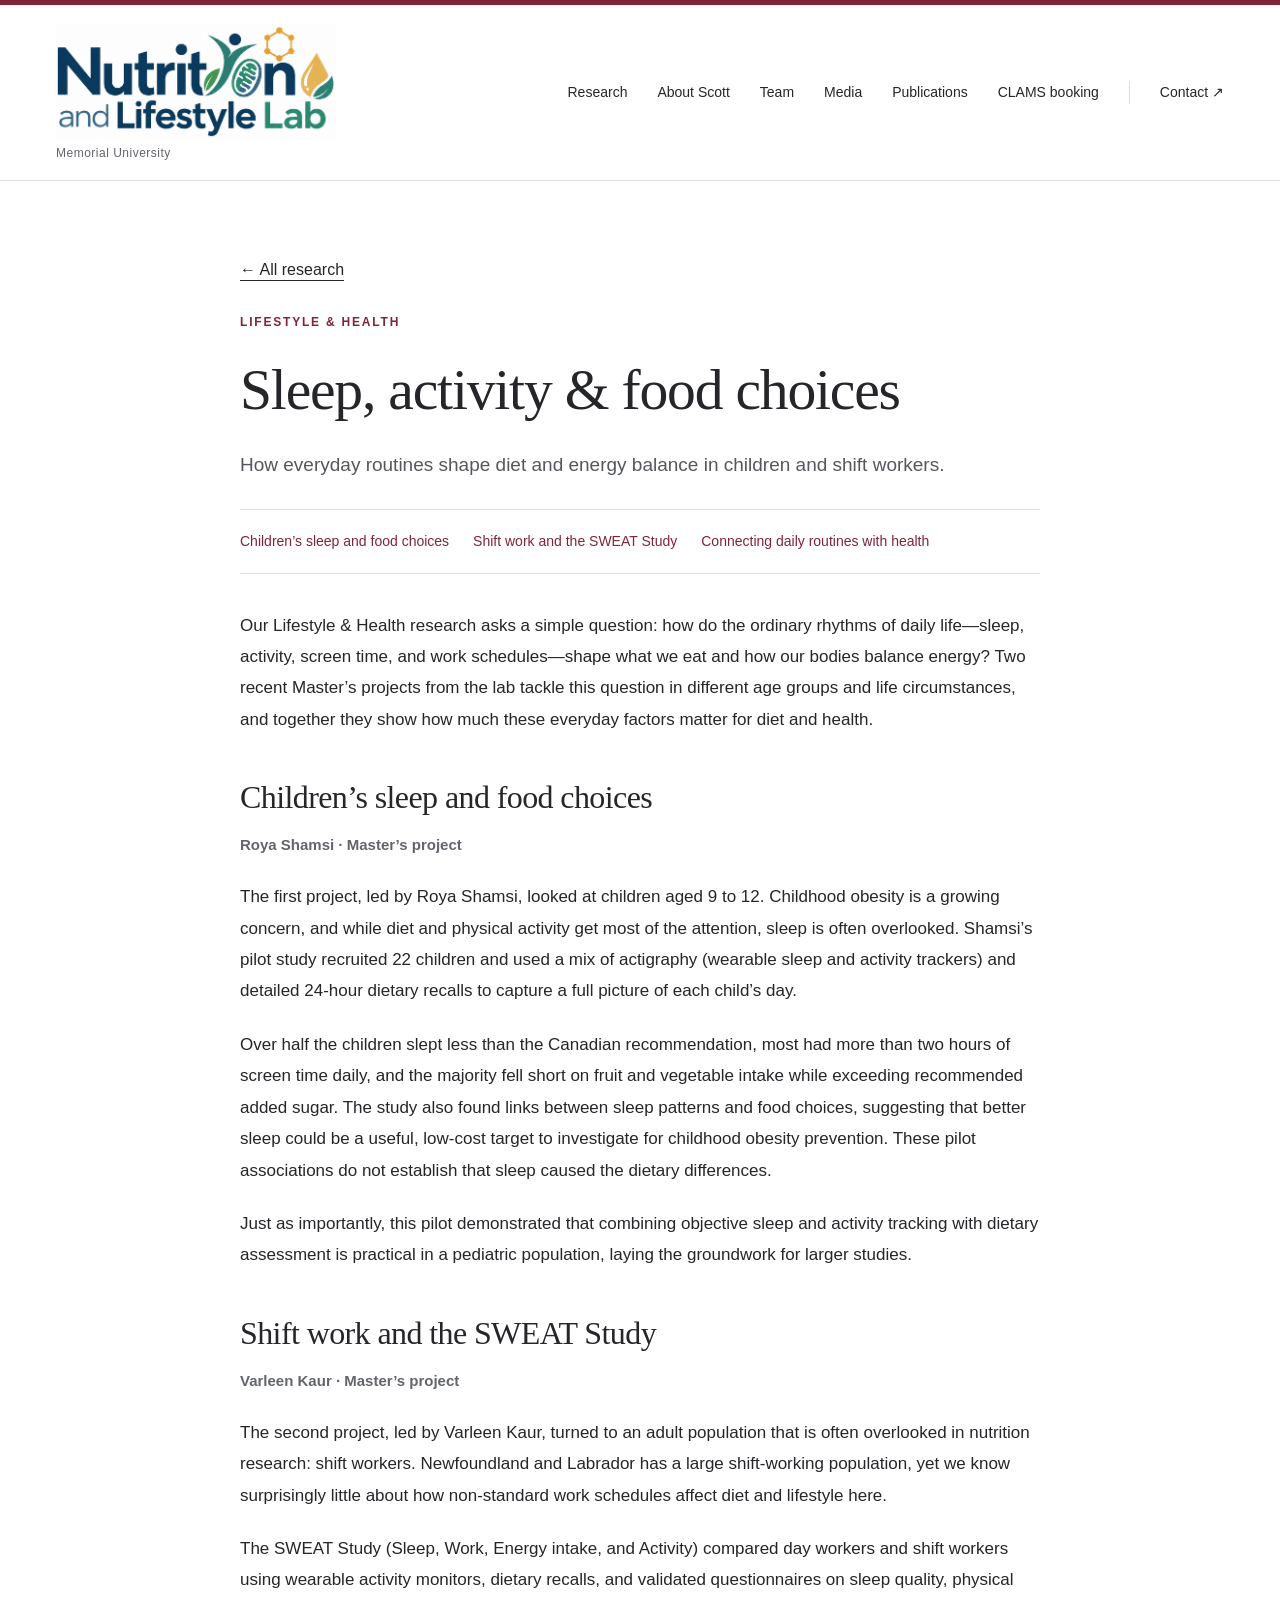
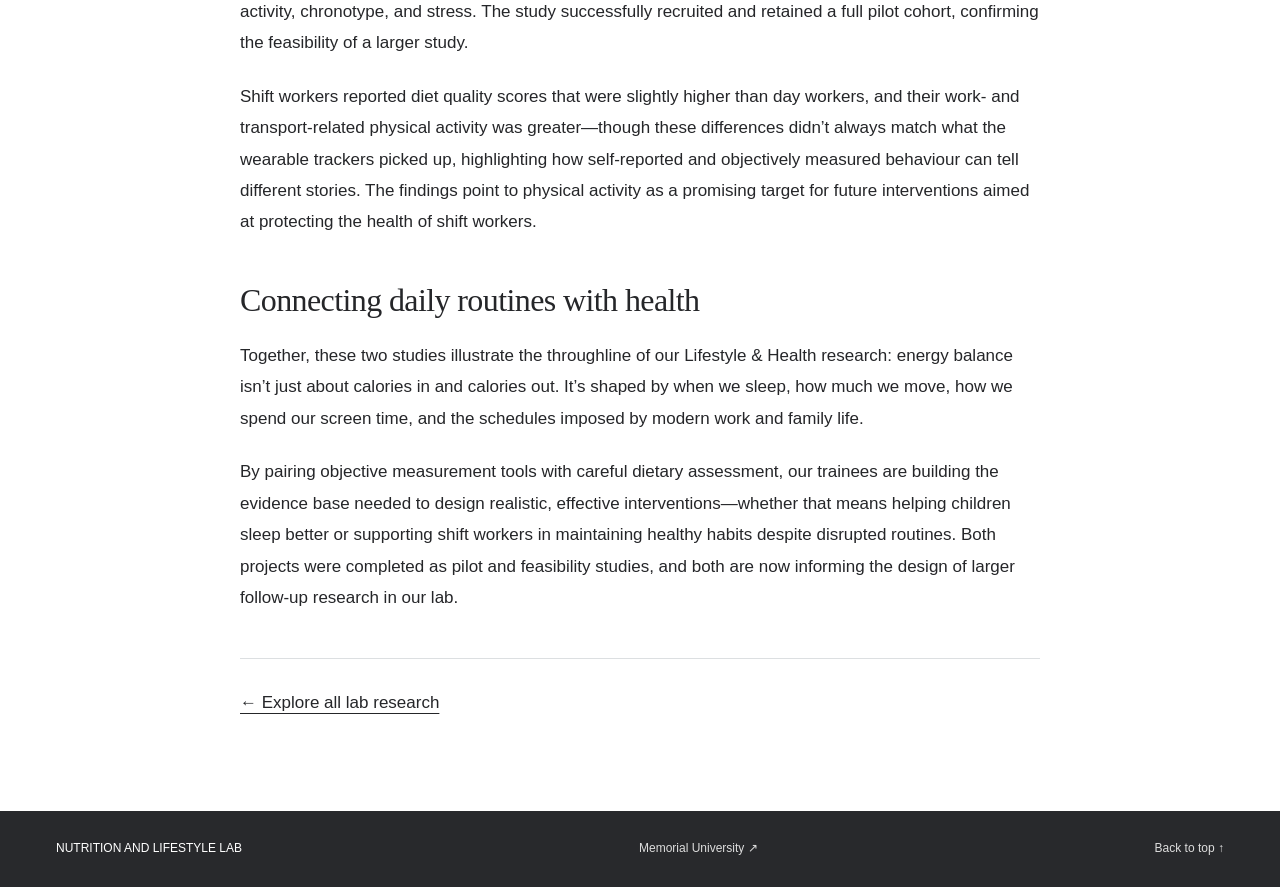
<file: research/sleep-activity-food-choices/index.html>
<!doctype html>
<html lang="en"><head><meta charset="utf-8"><meta name="viewport" content="width=device-width, initial-scale=1">
<title>Sleep, activity &amp; food choices | Nutrition and Lifestyle Lab</title>
<meta name="description" content="How everyday routines shape diet and energy balance in children and shift workers."><link rel="stylesheet" href="../../style.css"></head>
<body><a class="skip" href="#main">Skip to content</a><header><div class="nav wrap"><a class="brand" href="../../" aria-label="Nutrition and Lifestyle Lab home"><img class="brand-logo" src="../../nll-logo.png" alt="Nutrition and Lifestyle Lab" width="1153" height="478" fetchpriority="high"><span class="brand-affiliation">Memorial University</span></a><nav aria-label="Main navigation"><a href="../../#research">Research</a><a href="../../#about">About Scott</a><a href="../../team/">Team</a><a href="../../media/">Media</a><a href="../../#publications">Publications</a><a href="../../clams/">CLAMS booking</a><a href="../../#contact">Contact <span aria-hidden="true">↗</span></a></nav></div></header>
<main id="main"><section class="wrap section story-heading"><a href="../../#research">← All research</a>
<p class="eyebrow">LIFESTYLE &amp; HEALTH</p><h1>Sleep, activity &amp; food choices</h1><p class="intro">How everyday routines shape diet and energy balance in children and shift workers.</p>
<nav class="story-nav" aria-label="On this page"><a href="#section-2">Children’s sleep and food choices</a><a href="#section-7">Shift work and the SWEAT Study</a><a href="#section-12">Connecting daily routines with health</a></nav></section>
<article class="wrap story project-story" aria-label="Research overview"><p>Our Lifestyle &amp; Health research asks a simple question: how do the ordinary rhythms of daily life—sleep, activity, screen time, and work schedules—shape what we eat and how our bodies balance energy? Two recent Master’s projects from the lab tackle this question in different age groups and life circumstances, and together they show how much these everyday factors matter for diet and health.</p>
<h2 id="section-2">Children’s sleep and food choices</h2>
<p class="study-credit"><strong>Roya Shamsi · Master’s project</strong></p>
<p>The first project, led by Roya Shamsi, looked at children aged 9 to 12. Childhood obesity is a growing concern, and while diet and physical activity get most of the attention, sleep is often overlooked. Shamsi’s pilot study recruited 22 children and used a mix of actigraphy (wearable sleep and activity trackers) and detailed 24-hour dietary recalls to capture a full picture of each child’s day.</p>
<p>Over half the children slept less than the Canadian recommendation, most had more than two hours of screen time daily, and the majority fell short on fruit and vegetable intake while exceeding recommended added sugar. The study also found links between sleep patterns and food choices, suggesting that better sleep could be a useful, low-cost target to investigate for childhood obesity prevention. These pilot associations do not establish that sleep caused the dietary differences.</p>
<p>Just as importantly, this pilot demonstrated that combining objective sleep and activity tracking with dietary assessment is practical in a pediatric population, laying the groundwork for larger studies.</p>
<h2 id="section-7">Shift work and the SWEAT Study</h2>
<p class="study-credit"><strong>Varleen Kaur · Master’s project</strong></p>
<p>The second project, led by Varleen Kaur, turned to an adult population that is often overlooked in nutrition research: shift workers. Newfoundland and Labrador has a large shift-working population, yet we know surprisingly little about how non-standard work schedules affect diet and lifestyle here.</p>
<p>The SWEAT Study (Sleep, Work, Energy intake, and Activity) compared day workers and shift workers using wearable activity monitors, dietary recalls, and validated questionnaires on sleep quality, physical activity, chronotype, and stress. The study successfully recruited and retained a full pilot cohort, confirming the feasibility of a larger study.</p>
<p>Shift workers reported diet quality scores that were slightly higher than day workers, and their work- and transport-related physical activity was greater—though these differences didn’t always match what the wearable trackers picked up, highlighting how self-reported and objectively measured behaviour can tell different stories. The findings point to physical activity as a promising target for future interventions aimed at protecting the health of shift workers.</p>
<h2 id="section-12">Connecting daily routines with health</h2>
<p>Together, these two studies illustrate the throughline of our Lifestyle &amp; Health research: energy balance isn’t just about calories in and calories out. It’s shaped by when we sleep, how much we move, how we spend our screen time, and the schedules imposed by modern work and family life.</p>
<p>By pairing objective measurement tools with careful dietary assessment, our trainees are building the evidence base needed to design realistic, effective interventions—whether that means helping children sleep better or supporting shift workers in maintaining healthy habits despite disrupted routines. Both projects were completed as pilot and feasibility studies, and both are now informing the design of larger follow-up research in our lab.</p>
<p class="story-return"><a href="../../#research">← Explore all lab research</a></p></article></main><footer><div class="wrap"><span>NUTRITION AND LIFESTYLE LAB </span><a href="https://www.mun.ca/human-biosciences/scott-harding/the-harding-lab/">Memorial University ↗</a><a href="#">Back to top ↑</a></div></footer></body></html>
</file>
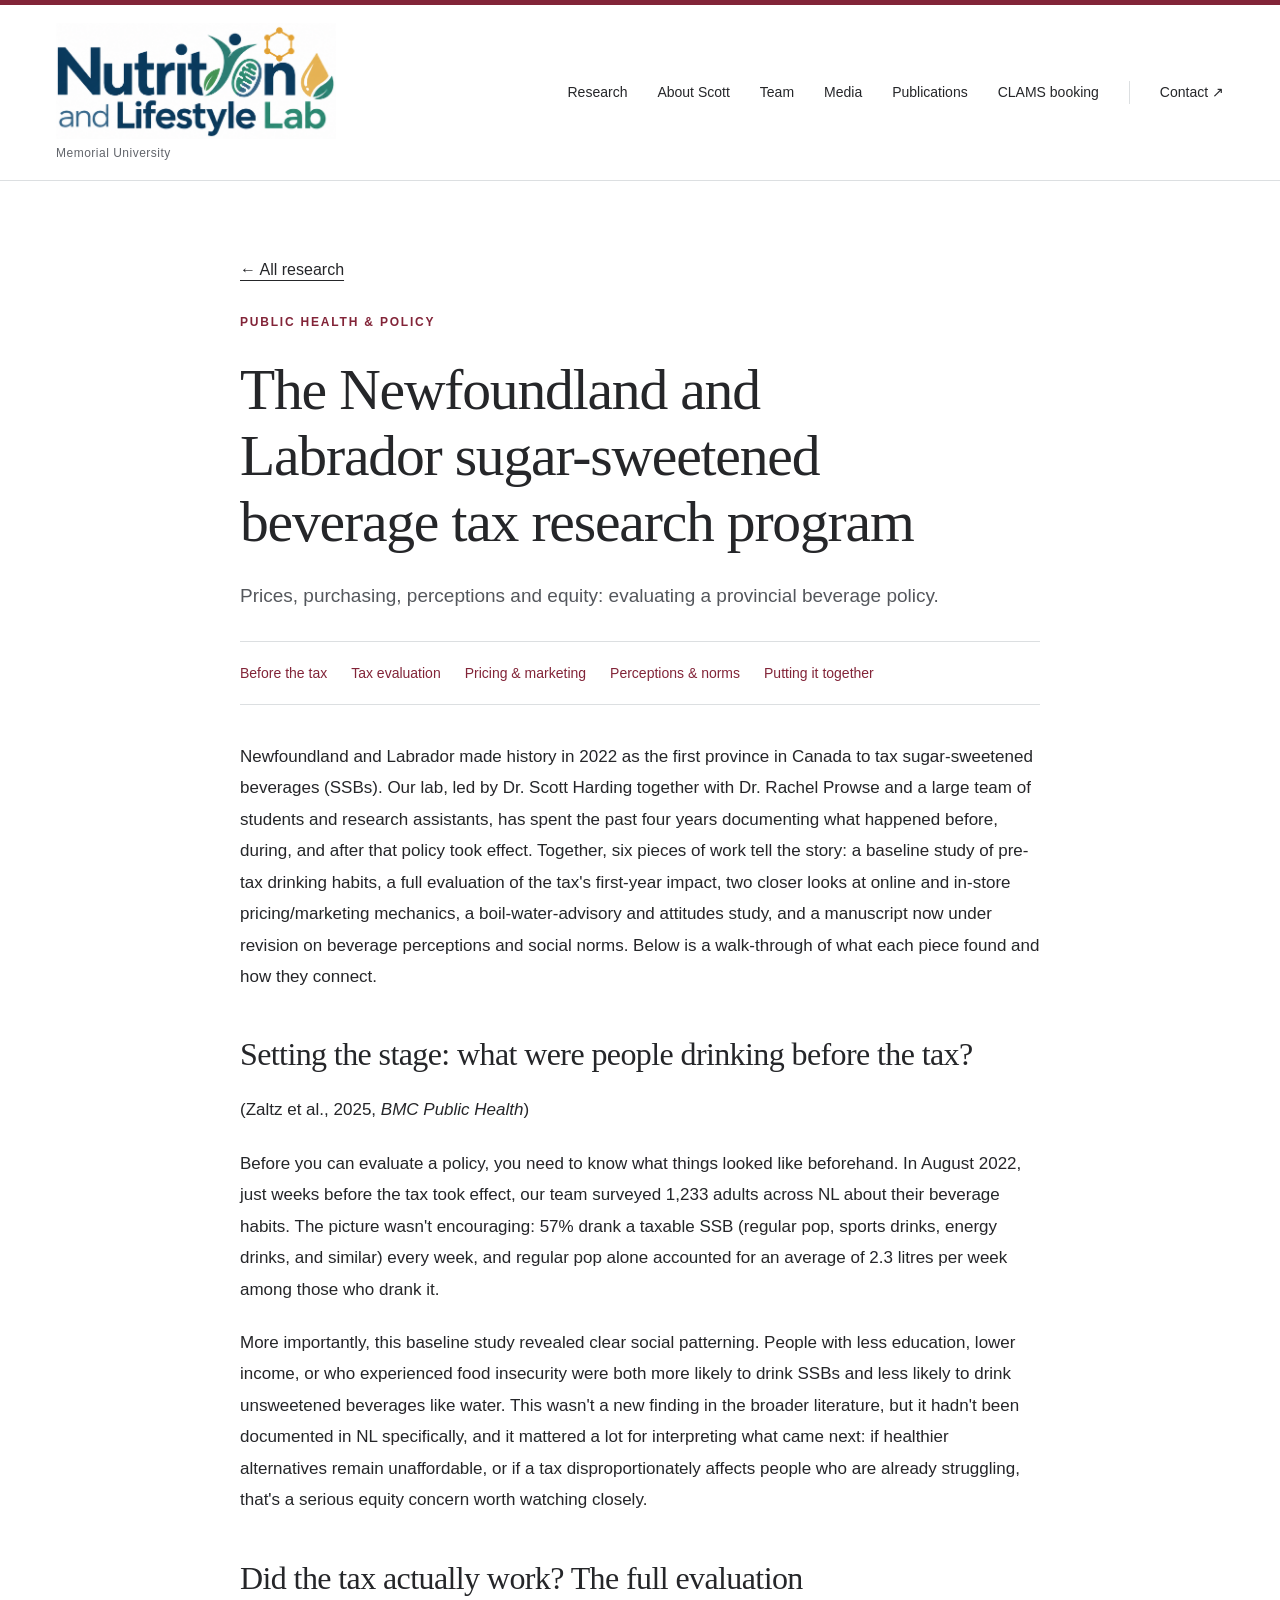
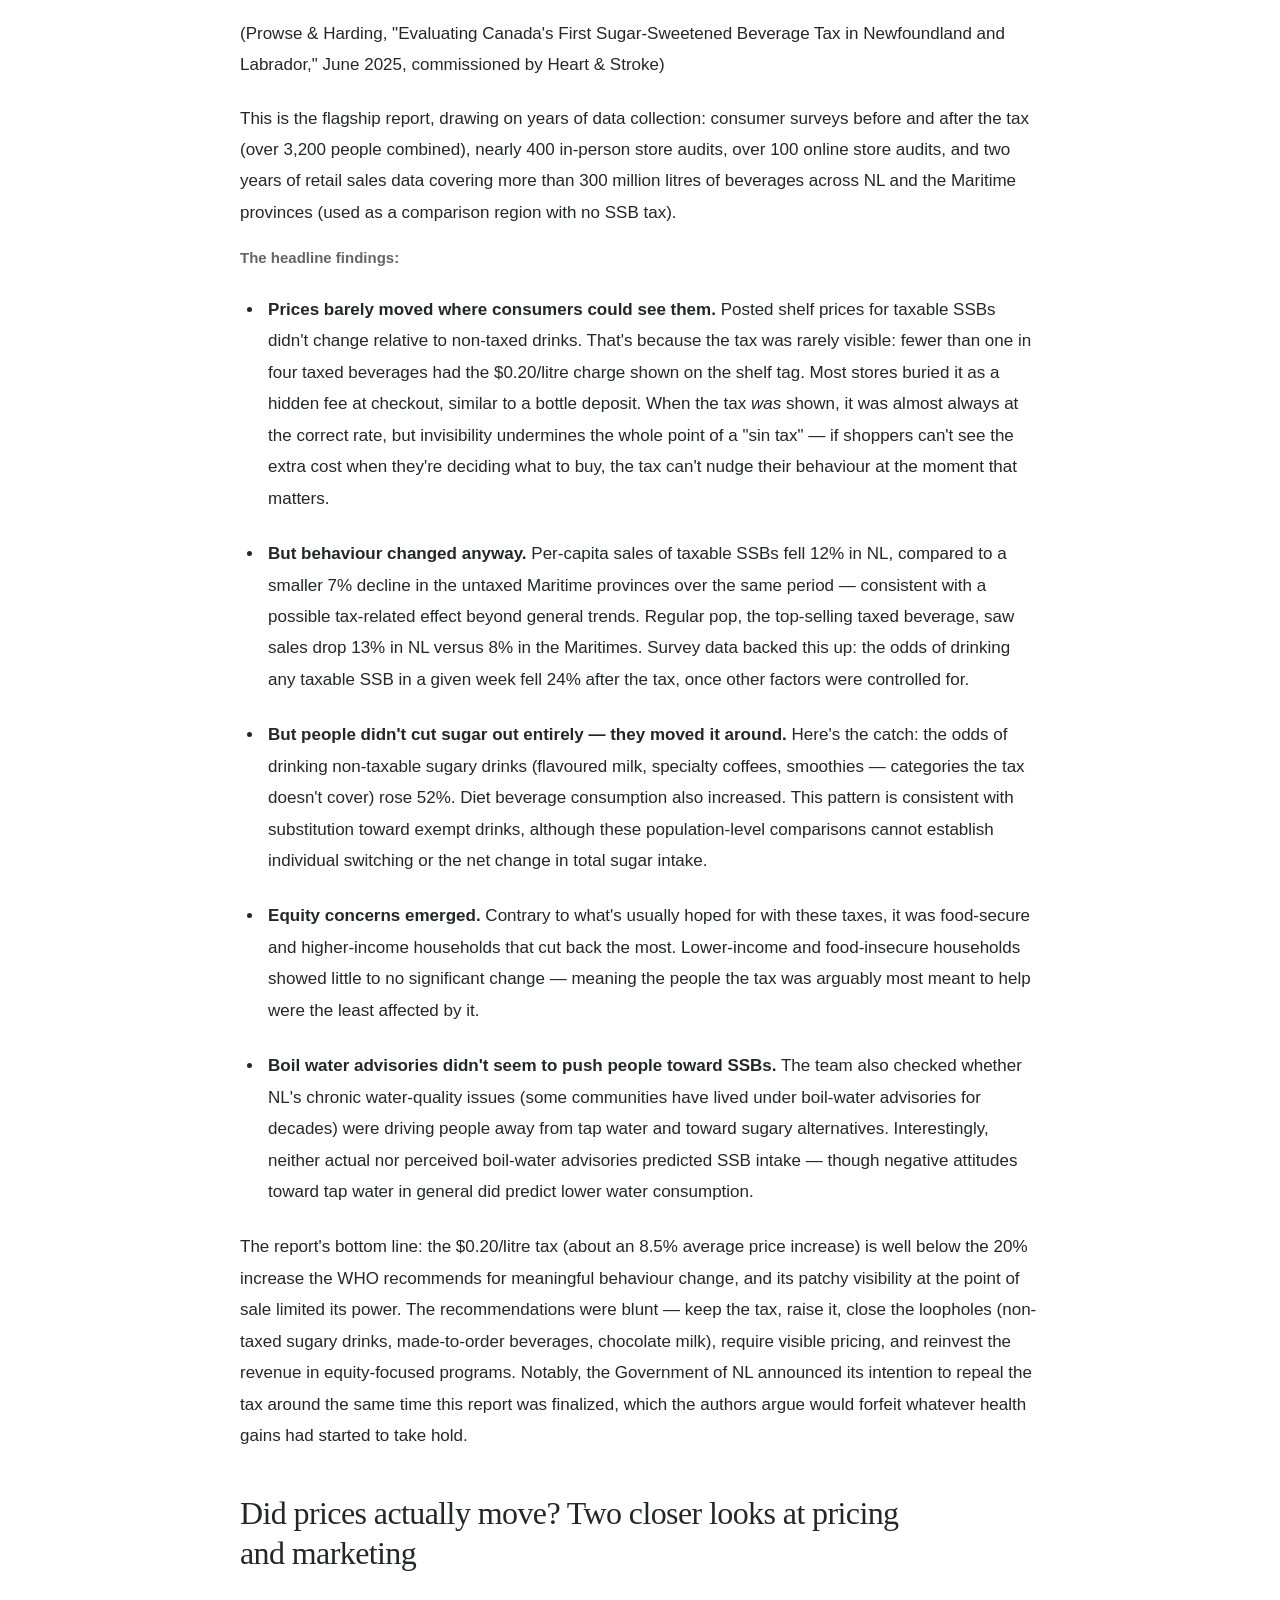
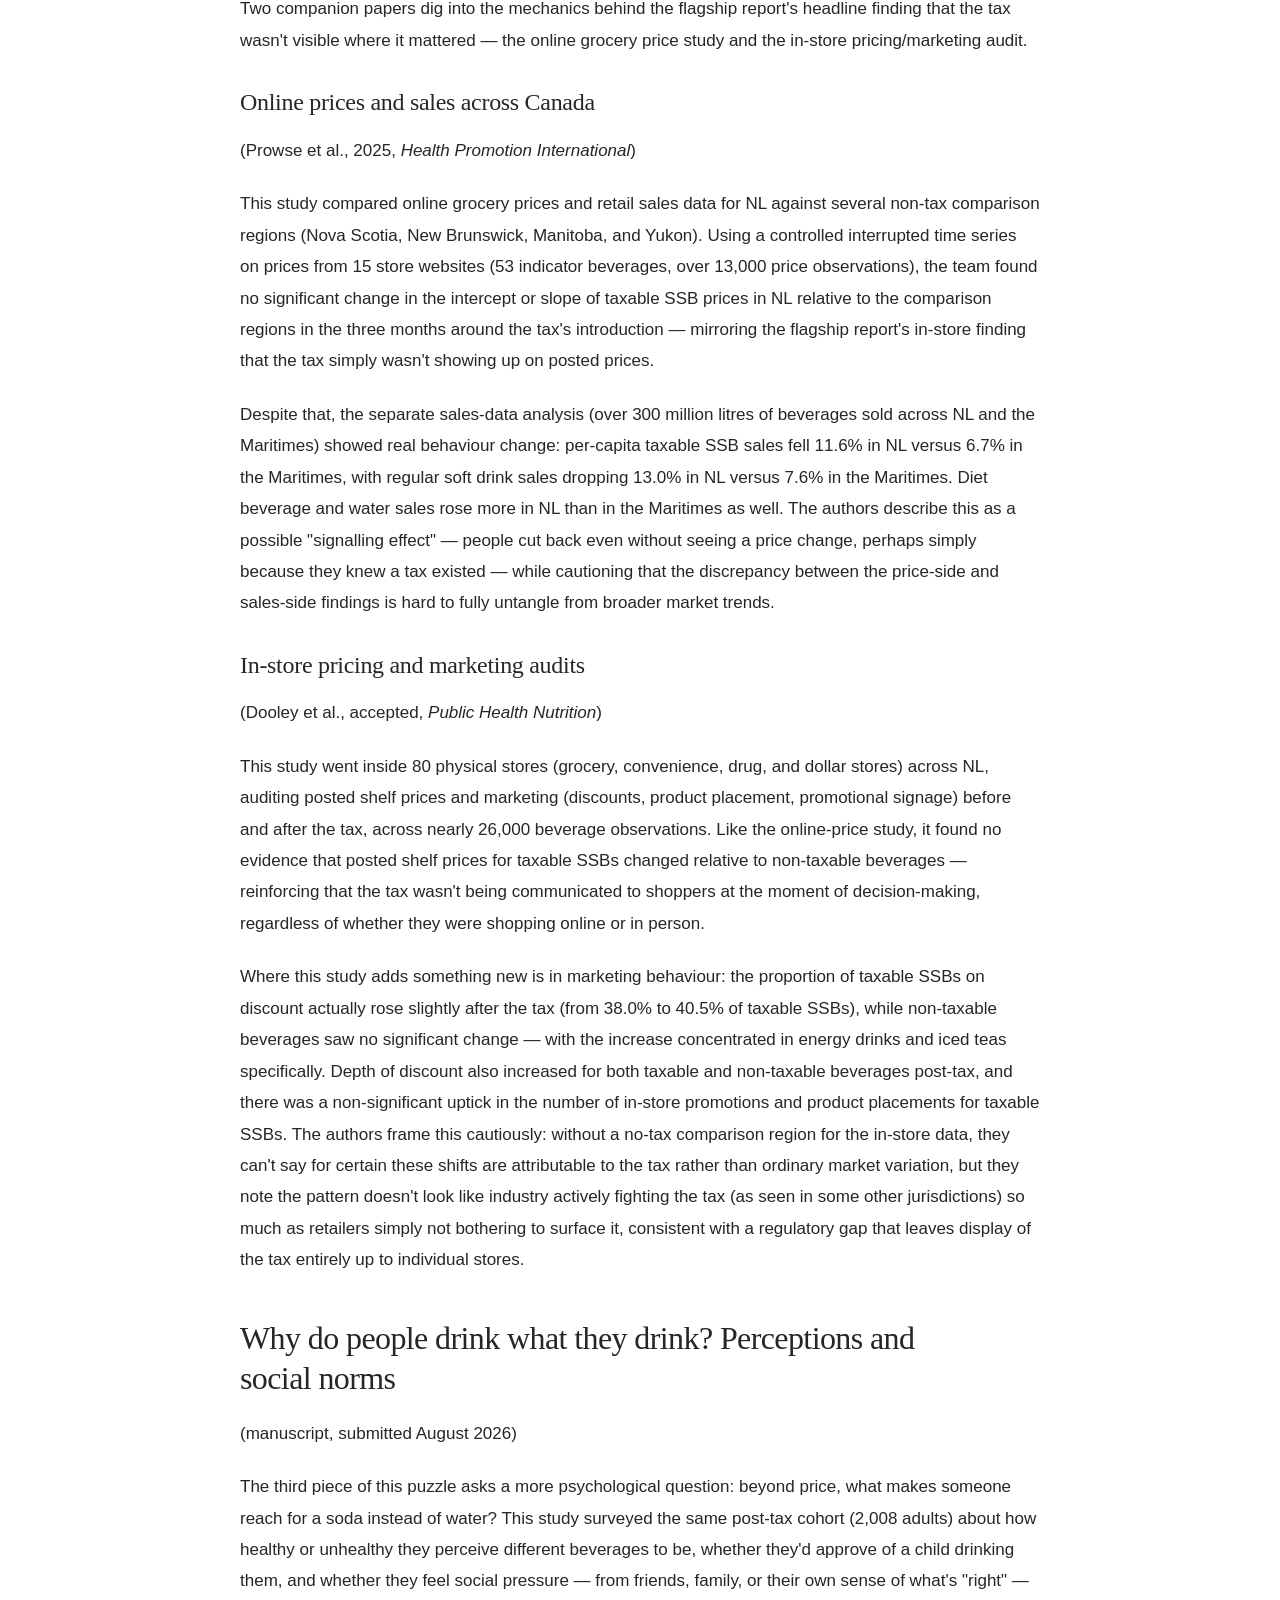
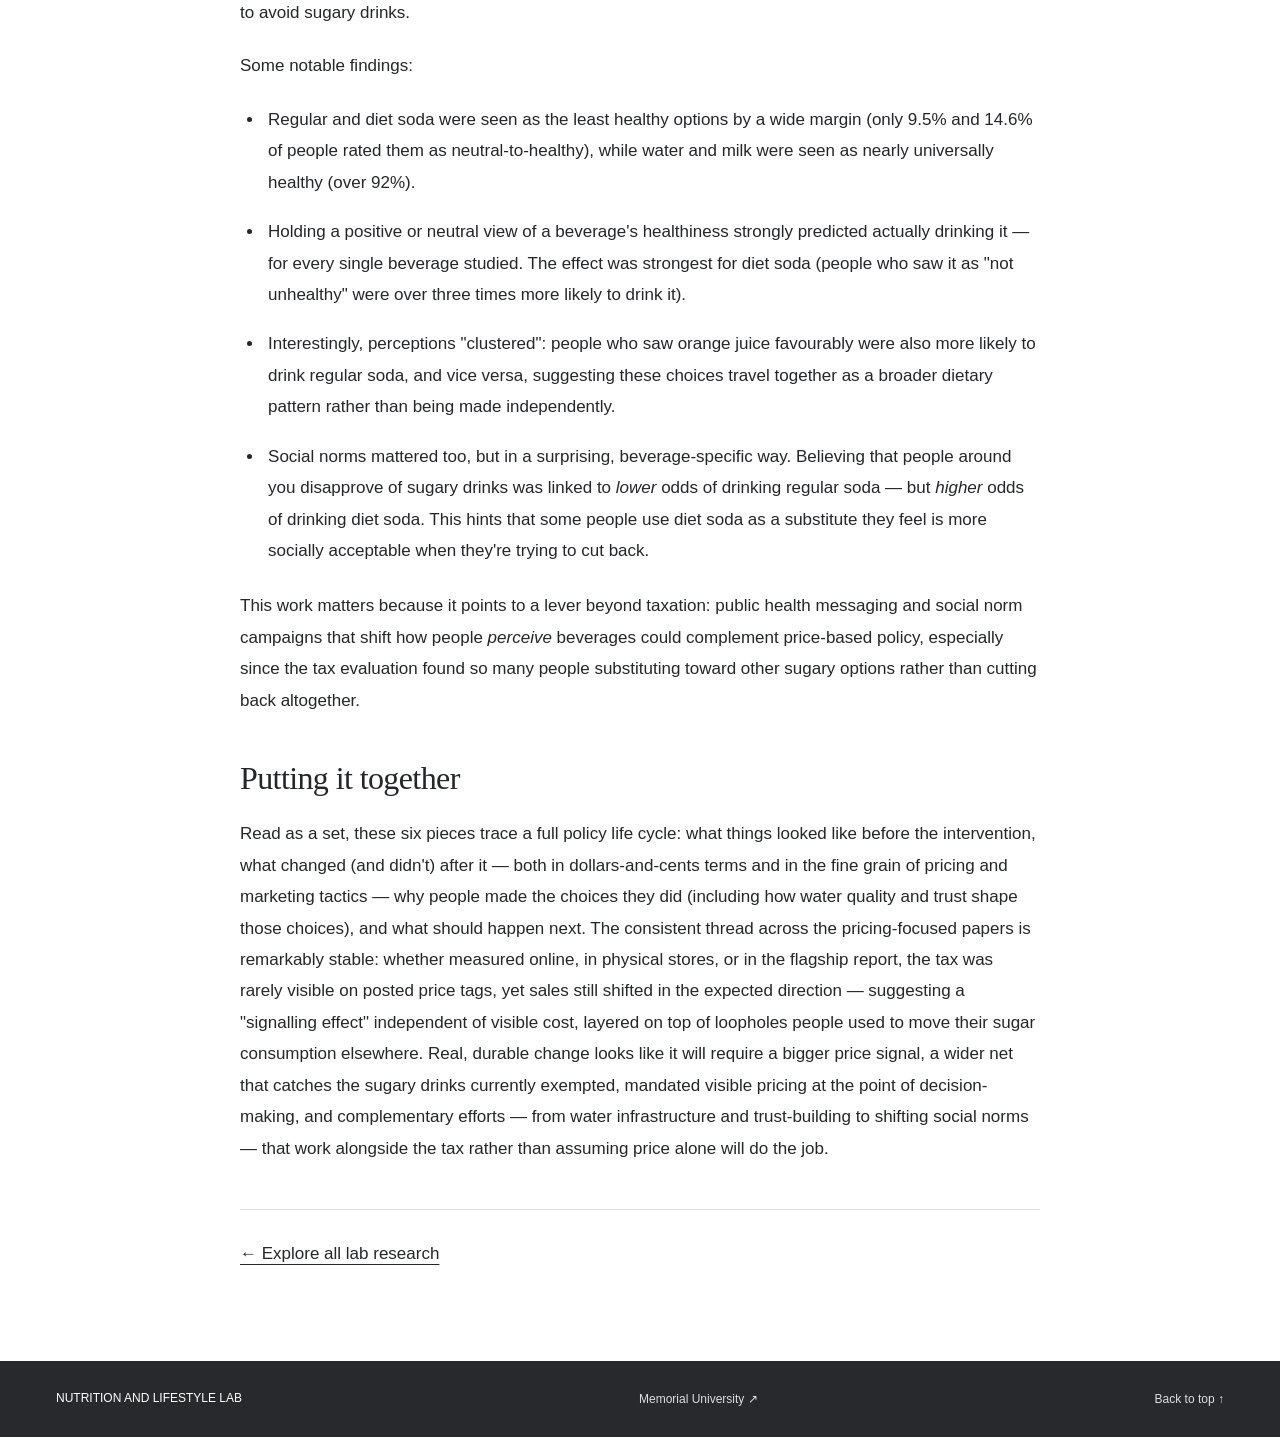
<file: research/ssb-tax/index.html>
<!doctype html>
<html lang="en"><head><meta charset="utf-8"><meta name="viewport" content="width=device-width, initial-scale=1">
<title>The Newfoundland and Labrador sugar-sweetened beverage tax research program | Nutrition and Lifestyle Lab</title>
<meta name="description" content="Prices, purchasing, perceptions and equity: evaluating a provincial beverage policy."><link rel="stylesheet" href="../../style.css"></head>
<body><a class="skip" href="#main">Skip to content</a><header><div class="nav wrap"><a class="brand" href="../../" aria-label="Nutrition and Lifestyle Lab home"><img class="brand-logo" src="../../nll-logo.png" alt="Nutrition and Lifestyle Lab" width="1153" height="478" fetchpriority="high"><span class="brand-affiliation">Memorial University</span></a><nav aria-label="Main navigation"><a href="../../#research">Research</a><a href="../../#about">About Scott</a><a href="../../team/">Team</a><a href="../../media/">Media</a><a href="../../#publications">Publications</a><a href="../../clams/">CLAMS booking</a><a href="../../#contact">Contact <span aria-hidden="true">↗</span></a></nav></div></header>
<main id="main"><section class="wrap section story-heading"><a href="../../#research">← All research</a>
<p class="eyebrow">PUBLIC HEALTH &amp; POLICY</p><h1>The Newfoundland and Labrador sugar-sweetened beverage tax research program</h1><p class="intro">Prices, purchasing, perceptions and equity: evaluating a provincial beverage policy.</p>
<nav class="story-nav" aria-label="On this page"><a href="#section-2">Before the tax</a><a href="#section-6">Tax evaluation</a><a href="#section-16">Pricing &amp; marketing</a><a href="#section-26">Perceptions &amp; norms</a><a href="#section-32">Putting it together</a></nav></section>
<article class="wrap story project-story" aria-label="Research overview"><p>Newfoundland and Labrador made history in 2022 as the first province in Canada to tax sugar-sweetened beverages (SSBs). Our lab, led by Dr. Scott Harding together with Dr. Rachel Prowse and a large team of students and research assistants, has spent the past four years documenting what happened before, during, and after that policy took effect. Together, six pieces of work tell the story: a baseline study of pre-tax drinking habits, a full evaluation of the tax's first-year impact, two closer looks at online and in-store pricing/marketing mechanics, a boil-water-advisory and attitudes study, and a manuscript now under revision on beverage perceptions and social norms. Below is a walk-through of what each piece found and how they connect.</p>
<h2 id="section-2">Setting the stage: what were people drinking before the tax?</h2>
<p>(Zaltz et al., 2025, <em>BMC Public Health</em>)</p>
<p>Before you can evaluate a policy, you need to know what things looked like beforehand. In August 2022, just weeks before the tax took effect, our team surveyed 1,233 adults across NL about their beverage habits. The picture wasn't encouraging: 57% drank a taxable SSB (regular pop, sports drinks, energy drinks, and similar) every week, and regular pop alone accounted for an average of 2.3 litres per week among those who drank it.</p>
<p>More importantly, this baseline study revealed clear social patterning. People with less education, lower income, or who experienced food insecurity were both more likely to drink SSBs and less likely to drink unsweetened beverages like water. This wasn't a new finding in the broader literature, but it hadn't been documented in NL specifically, and it mattered a lot for interpreting what came next: if healthier alternatives remain unaffordable, or if a tax disproportionately affects people who are already struggling, that's a serious equity concern worth watching closely.</p>
<h2 id="section-6">Did the tax actually work? The full evaluation</h2>
<p>(Prowse &amp; Harding, "Evaluating Canada's First Sugar-Sweetened Beverage Tax in Newfoundland and Labrador," June 2025, commissioned by Heart &amp; Stroke)</p>
<p>This is the flagship report, drawing on years of data collection: consumer surveys before and after the tax (over 3,200 people combined), nearly 400 in-person store audits, over 100 online store audits, and two years of retail sales data covering more than 300 million litres of beverages across NL and the Maritime provinces (used as a comparison region with no SSB tax).</p>
<p class="study-credit"><strong>The headline findings:</strong></p>
<ul><li><strong>Prices barely moved where consumers could see them.</strong> Posted shelf prices for taxable SSBs didn't change relative to non-taxed drinks. That's because the tax was rarely visible: fewer than one in four taxed beverages had the $0.20/litre charge shown on the shelf tag. Most stores buried it as a hidden fee at checkout, similar to a bottle deposit. When the tax <em>was</em> shown, it was almost always at the correct rate, but invisibility undermines the whole point of a "sin tax" — if shoppers can't see the extra cost when they're deciding what to buy, the tax can't nudge their behaviour at the moment that matters.</li></ul>
<ul><li><strong>But behaviour changed anyway.</strong> Per-capita sales of taxable SSBs fell 12% in NL, compared to a smaller 7% decline in the untaxed Maritime provinces over the same period — consistent with a possible tax-related effect beyond general trends. Regular pop, the top-selling taxed beverage, saw sales drop 13% in NL versus 8% in the Maritimes. Survey data backed this up: the odds of drinking any taxable SSB in a given week fell 24% after the tax, once other factors were controlled for.</li></ul>
<ul><li><strong>But people didn't cut sugar out entirely — they moved it around.</strong> Here's the catch: the odds of drinking non-taxable sugary drinks (flavoured milk, specialty coffees, smoothies — categories the tax doesn't cover) rose 52%. Diet beverage consumption also increased. This pattern is consistent with substitution toward exempt drinks, although these population-level comparisons cannot establish individual switching or the net change in total sugar intake.</li></ul>
<ul><li><strong>Equity concerns emerged.</strong> Contrary to what's usually hoped for with these taxes, it was food-secure and higher-income households that cut back the most. Lower-income and food-insecure households showed little to no significant change — meaning the people the tax was arguably most meant to help were the least affected by it.</li></ul>
<ul><li><strong>Boil water advisories didn't seem to push people toward SSBs.</strong> The team also checked whether NL's chronic water-quality issues (some communities have lived under boil-water advisories for decades) were driving people away from tap water and toward sugary alternatives. Interestingly, neither actual nor perceived boil-water advisories predicted SSB intake — though negative attitudes toward tap water in general did predict lower water consumption.</li></ul>
<p>The report's bottom line: the $0.20/litre tax (about an 8.5% average price increase) is well below the 20% increase the WHO recommends for meaningful behaviour change, and its patchy visibility at the point of sale limited its power. The recommendations were blunt — keep the tax, raise it, close the loopholes (non-taxed sugary drinks, made-to-order beverages, chocolate milk), require visible pricing, and reinvest the revenue in equity-focused programs. Notably, the Government of NL announced its intention to repeal the tax around the same time this report was finalized, which the authors argue would forfeit whatever health gains had started to take hold.</p>
<h2 id="section-16">Did prices actually move? Two closer looks at pricing and marketing</h2>
<p>Two companion papers dig into the mechanics behind the flagship report's headline finding that the tax wasn't visible where it mattered — the online grocery price study and the in-store pricing/marketing audit.</p>
<h3 id="section-18">Online prices and sales across Canada</h3>
<p>(Prowse et al., 2025, <em>Health Promotion International</em>)</p>
<p>This study compared online grocery prices and retail sales data for NL against several non-tax comparison regions (Nova Scotia, New Brunswick, Manitoba, and Yukon). Using a controlled interrupted time series on prices from 15 store websites (53 indicator beverages, over 13,000 price observations), the team found no significant change in the intercept or slope of taxable SSB prices in NL relative to the comparison regions in the three months around the tax's introduction — mirroring the flagship report's in-store finding that the tax simply wasn't showing up on posted prices.</p>
<p>Despite that, the separate sales-data analysis (over 300 million litres of beverages sold across NL and the Maritimes) showed real behaviour change: per-capita taxable SSB sales fell 11.6% in NL versus 6.7% in the Maritimes, with regular soft drink sales dropping 13.0% in NL versus 7.6% in the Maritimes. Diet beverage and water sales rose more in NL than in the Maritimes as well. The authors describe this as a possible "signalling effect" — people cut back even without seeing a price change, perhaps simply because they knew a tax existed — while cautioning that the discrepancy between the price-side and sales-side findings is hard to fully untangle from broader market trends.</p>
<h3 id="section-22">In-store pricing and marketing audits</h3>
<p>(Dooley et al., accepted, <em>Public Health Nutrition</em>)</p>
<p>This study went inside 80 physical stores (grocery, convenience, drug, and dollar stores) across NL, auditing posted shelf prices and marketing (discounts, product placement, promotional signage) before and after the tax, across nearly 26,000 beverage observations. Like the online-price study, it found no evidence that posted shelf prices for taxable SSBs changed relative to non-taxable beverages — reinforcing that the tax wasn't being communicated to shoppers at the moment of decision-making, regardless of whether they were shopping online or in person.</p>
<p>Where this study adds something new is in marketing behaviour: the proportion of taxable SSBs on discount actually rose slightly after the tax (from 38.0% to 40.5% of taxable SSBs), while non-taxable beverages saw no significant change — with the increase concentrated in energy drinks and iced teas specifically. Depth of discount also increased for both taxable and non-taxable beverages post-tax, and there was a non-significant uptick in the number of in-store promotions and product placements for taxable SSBs. The authors frame this cautiously: without a no-tax comparison region for the in-store data, they can't say for certain these shifts are attributable to the tax rather than ordinary market variation, but they note the pattern doesn't look like industry actively fighting the tax (as seen in some other jurisdictions) so much as retailers simply not bothering to surface it, consistent with a regulatory gap that leaves display of the tax entirely up to individual stores.</p>
<h2 id="section-26">Why do people drink what they drink? Perceptions and social norms</h2>
<p>(manuscript, submitted August 2026)</p>
<p>The third piece of this puzzle asks a more psychological question: beyond price, what makes someone reach for a soda instead of water? This study surveyed the same post-tax cohort (2,008 adults) about how healthy or unhealthy they perceive different beverages to be, whether they'd approve of a child drinking them, and whether they feel social pressure — from friends, family, or their own sense of what's "right" — to avoid sugary drinks.</p>
<p>Some notable findings:</p>
<ul><li>Regular and diet soda were seen as the least healthy options by a wide margin (only 9.5% and 14.6% of people rated them as neutral-to-healthy), while water and milk were seen as nearly universally healthy (over 92%).</li><li>Holding a positive or neutral view of a beverage's healthiness strongly predicted actually drinking it — for every single beverage studied. The effect was strongest for diet soda (people who saw it as "not unhealthy" were over three times more likely to drink it).</li><li>Interestingly, perceptions "clustered": people who saw orange juice favourably were also more likely to drink regular soda, and vice versa, suggesting these choices travel together as a broader dietary pattern rather than being made independently.</li><li>Social norms mattered too, but in a surprising, beverage-specific way. Believing that people around you disapprove of sugary drinks was linked to <em>lower</em> odds of drinking regular soda — but <em>higher</em> odds of drinking diet soda. This hints that some people use diet soda as a substitute they feel is more socially acceptable when they're trying to cut back.</li></ul>
<p>This work matters because it points to a lever beyond taxation: public health messaging and social norm campaigns that shift how people <em>perceive</em> beverages could complement price-based policy, especially since the tax evaluation found so many people substituting toward other sugary options rather than cutting back altogether.</p>
<h2 id="section-32">Putting it together</h2>
<p>Read as a set, these six pieces trace a full policy life cycle: what things looked like before the intervention, what changed (and didn't) after it — both in dollars-and-cents terms and in the fine grain of pricing and marketing tactics — why people made the choices they did (including how water quality and trust shape those choices), and what should happen next. The consistent thread across the pricing-focused papers is remarkably stable: whether measured online, in physical stores, or in the flagship report, the tax was rarely visible on posted price tags, yet sales still shifted in the expected direction — suggesting a "signalling effect" independent of visible cost, layered on top of loopholes people used to move their sugar consumption elsewhere. Real, durable change looks like it will require a bigger price signal, a wider net that catches the sugary drinks currently exempted, mandated visible pricing at the point of decision-making, and complementary efforts — from water infrastructure and trust-building to shifting social norms — that work alongside the tax rather than assuming price alone will do the job.</p>
<p class="story-return"><a href="../../#research">← Explore all lab research</a></p></article></main><footer><div class="wrap"><span>NUTRITION AND LIFESTYLE LAB </span><a href="https://www.mun.ca/human-biosciences/scott-harding/the-harding-lab/">Memorial University ↗</a><a href="#">Back to top ↑</a></div></footer></body></html>
</file>
<file: style.css>
:root{--ink:#252629;--muted:#62656b;--wine:#822438;--line:#dcdfe1;--pale:#f4f5f6}*{box-sizing:border-box}html{scroll-behavior:smooth;scroll-padding-top:100px}body{margin:0;color:var(--ink);background:#fff;font:16px/1.65 Arial,Helvetica,sans-serif}a{color:inherit;text-underline-offset:5px}a:hover{color:var(--wine)}a:focus-visible,summary:focus-visible{outline:3px solid #b16072;outline-offset:6px}.wrap{max-width:1200px;width:calc(100% - 112px);margin:auto}.skip{position:absolute;top:-100px;background:white;z-index:10;padding:15px}.skip:focus{top:0}header{border-top:5px solid var(--wine);border-bottom:1px solid var(--line);background:#fff}.nav{display:flex;justify-content:space-between;align-items:center;min-height:100px;gap:25px}.brand{display:flex;align-items:center;gap:16px;text-decoration:none;font-weight:700;letter-spacing:1.5px;font-size:16px;line-height:1.4}.brand-mark{font:54px/1 Georgia,serif;letter-spacing:-5px}.brand-mark span{color:var(--wine)}.brand small{display:block;font-size:13px;font-weight:400;letter-spacing:.6px;color:var(--muted);margin-top:4px}nav{display:flex;gap:30px;font-size:14px}nav a{text-decoration:none}nav a:last-child{border-left:1px solid var(--line);padding-left:30px}.hero{padding:66px 0 72px}.eyebrow{font-size:12px;letter-spacing:1.8px;color:var(--wine);font-weight:700;margin:0 0 24px}.hero-grid{display:grid;grid-template-columns:1.85fr 1fr;gap:80px}h1,h2{font-family:Georgia,'Times New Roman',serif;font-weight:400;letter-spacing:-1.6px;line-height:1.1;margin:0}h1{font-size:clamp(42px,4.6vw,64px)}h1 em{font-weight:400;color:var(--wine)}.intro{max-width:550px;font-size:19px;line-height:1.7;margin:26px 0 29px;color:#54575c}.button{display:inline-flex;gap:30px;padding:13px 21px;background:var(--wine);color:#fff;text-decoration:none;font-size:14px}.button:hover{background:#632031;color:#fff}.hero-note{align-self:end;padding-bottom:5px;font-family:Georgia,serif;font-size:24px;line-height:1.5}.rule{display:block;width:45px;height:3px;background:var(--wine);margin-bottom:24px}.hero-note .muted{font-family:Arial,sans-serif;font-size:14px;line-height:1.85;color:var(--muted);margin:26px 0}.note-bottom{font:11px/1.8 Arial,sans-serif;letter-spacing:1.2px;border-top:1px solid var(--line);padding-top:22px}.research-band{background:var(--pale);border-top:1px solid #e7e8ea}.section{padding-top:76px;padding-bottom:76px}.section-heading{display:flex;justify-content:space-between;align-items:end;gap:70px;margin-bottom:42px}.section-heading>p{max-width:400px;color:var(--muted);margin:0}.section-heading .eyebrow{margin-bottom:16px}h2{font-size:42px}h3{font-size:20px;line-height:1.35;font-weight:500;margin:15px 0 13px}.research-grid{display:grid;grid-template-columns:repeat(3,1fr);gap:0 32px}.research-grid article{padding:27px 0 25px;border-top:1px solid #bfc3c8;display:flex;flex-direction:column}.topic,.journal{font-size:11px;letter-spacing:1.25px;color:var(--wine);font-weight:700}.research-grid article>p{color:var(--muted);margin:0 0 22px;font-size:15px;line-height:1.75}.research-grid details{margin-top:auto;font-size:14px}summary{display:flex;justify-content:space-between;cursor:pointer;list-style:none;font-weight:600}summary::-webkit-details-marker{display:none}summary span{font-size:20px;color:var(--wine);line-height:1}.research-grid details[open] summary span{transform:rotate(45deg)}details div{padding-top:5px;color:#54575c}details a{color:var(--wine)}.methods{border-top:1px solid var(--line);margin-top:25px;padding-top:22px;display:flex;gap:35px;align-items:baseline}.methods>span{white-space:nowrap;font-size:11px;letter-spacing:1px;color:var(--wine);font-weight:700}.methods p{font-size:14px;color:var(--muted);margin:0}.about{display:grid;grid-template-columns:1fr 2.1fr;gap:90px}.portrait img{display:block;width:100%;max-width:250px;height:auto;background:#eee}.portrait>p{font-size:12px;letter-spacing:1px;margin:19px 0 0}.portrait small{display:block;color:var(--muted);font-size:14px;letter-spacing:0;margin-top:3px}.bio .eyebrow{margin-bottom:16px}.bio>p:not(.eyebrow){color:var(--muted);margin-top:24px}.education{display:grid;grid-template-columns:repeat(3,1fr);gap:20px;border-top:1px solid var(--line);padding-top:24px;margin:30px 0;font-size:13px;color:var(--muted)}.education strong{display:block;font-size:14px;color:var(--ink);margin-bottom:4px}.inline-links{display:flex;flex-wrap:wrap;gap:24px;font-size:14px}.inline-links a,.text-link{color:var(--wine)}.publications{border-top:1px solid var(--line);border-bottom:1px solid var(--line);background:#fafafa}.text-link{font-size:14px;white-space:nowrap}.paper{display:grid;grid-template-columns:80px 1fr 35px;gap:25px;padding:26px 0;border-top:1px solid var(--line);text-decoration:none}.year{font-family:Georgia,serif;font-size:24px;color:var(--muted)}.paper h3{font-family:Georgia,serif;font-size:22px;margin:7px 0 10px;line-height:1.4;max-width:850px}.paper p{font-size:13px;color:var(--muted);margin:0}.paper-arrow{color:var(--wine);font-size:23px}.contact{display:grid;grid-template-columns:1.4fr 1fr;gap:100px}.contact>div>p:not(.eyebrow){max-width:440px;color:var(--muted)}.email{display:inline-block;font:27px/1.5 Georgia,serif;color:var(--wine);margin-top:15px}.email span{margin-left:20px}.contact-details{border-left:1px solid var(--line);padding-left:45px}.contact-details h3{font-size:17px;margin-top:0}.contact-details p,.contact-details>a{font-size:14px}.contact-details hr{border:0;border-top:1px solid var(--line);margin:26px 0}footer{background:#28292c;color:#fff;padding:28px 0;font-size:12px}footer>.wrap{display:flex;justify-content:space-between;gap:25px;align-items:center}footer a{color:#ddd;text-decoration:none}.footer-sub{color:#afb1b6;margin-left:7px}footer a:hover{color:#fff}@media(min-width:1600px){.wrap{max-width:1280px}.hero{padding-top:85px;padding-bottom:90px}}@media(max-width:900px){.wrap{width:calc(100% - 56px)}.hero-grid{gap:40px;grid-template-columns:1.6fr 1fr}h1{font-size:45px}.hero-note{font-size:20px}.research-grid{grid-template-columns:repeat(2,1fr)}.about{gap:45px;grid-template-columns:1fr 2fr}.section-heading{gap:30px}.section-heading>p{max-width:330px}h2{font-size:36px}.contact{gap:40px}.contact-details{padding-left:30px}nav{gap:18px}nav a:last-child{padding-left:18px}.education{grid-template-columns:1fr;gap:12px}.education strong{display:inline;margin-right:8px}footer>.wrap{flex-wrap:wrap}}@media(max-width:600px){.wrap{width:calc(100% - 40px)}.nav{align-items:start;flex-direction:column;padding:18px 0;gap:20px}.brand-mark{font-size:42px}.brand{font-size:14px}.brand small{font-size:12px}nav{width:100%;justify-content:space-between;gap:10px;font-size:13px}nav a:last-child{border:0;padding-left:0}.hero{padding:42px 0}.hero-grid{grid-template-columns:1fr;gap:35px}h1{font-size:41px;letter-spacing:-1.4px}.intro{font-size:17px}.hero-note{border-top:1px solid var(--line);padding-top:25px;font-size:21px}.hero-note .rule{display:none}.hero-note>p{margin:0}.hero-note .muted{margin:17px 0}.note-bottom{padding-top:16px}.section{padding-top:48px;padding-bottom:48px}.section-heading{display:block;margin-bottom:30px}.section-heading>p{margin-top:22px;max-width:none}.section-heading>.text-link{display:inline-block;margin-top:22px}.research-grid{grid-template-columns:1fr}h2{font-size:34px}.research-grid article>p{font-size:16px}.methods{display:block}.methods p{margin-top:10px}.about{display:flex;flex-direction:column;gap:28px}.portrait{display:flex;align-items:center;gap:20px}.portrait img{width:110px}.portrait>p{margin:0}.bio>p:not(.eyebrow){font-size:16px}.paper{grid-template-columns:42px 1fr;gap:15px}.year{font-size:20px}.paper-arrow{display:none}.paper h3{font-size:20px}.contact{grid-template-columns:1fr;gap:35px}.contact-details{border-left:0;border-top:1px solid var(--line);padding:28px 0 0}.email{font-size:25px}footer>.wrap{display:flex;flex-direction:column;align-items:start;gap:14px}}@media(prefers-reduced-motion:reduce){html{scroll-behavior:auto}}
/* Research stories and team */
.research-grid h3 a{text-decoration:none}.research-grid h3 a:hover{text-decoration:underline}.project-story li{font-size:17px;line-height:1.85;margin-bottom:18px}.project-story h3{font-family:Georgia,serif;font-size:24px;margin-top:30px}.story-return{border-top:1px solid var(--line);padding-top:28px;margin-top:45px!important}.story-nav a{max-width:100%}.project-story{overflow-wrap:break-word}
.brand{max-width:340px;font-size:15px;letter-spacing:1px}.story-heading h1,.team-heading h1{font-size:clamp(38px,4.5vw,58px)}.story-heading>.eyebrow{margin-top:30px}.source-note{font-size:14px;color:var(--muted);max-width:720px}.story-nav{flex-wrap:wrap;margin-top:30px}.story-nav a:last-child{border:0;padding:0}.story{max-width:800px;padding-bottom:70px}.story p{font-size:17px;line-height:1.85;margin:0 0 22px}.story h2{font-size:32px;margin:42px 0 22px}.story figure{margin:32px 0}.story img{width:100%;height:auto}.pi-strip{display:flex;gap:24px;align-items:center;padding:30px 0;border-top:1px solid var(--line);border-bottom:1px solid var(--line);margin:35px 0 50px}.pi-strip h2{font-size:28px}.pi-strip p{margin:8px 0}.pi-strip a{font-size:14px;color:var(--wine)}.pi-strip img{object-fit:cover}.member-list{list-style:none;padding:0;margin:25px 0 35px;display:grid;grid-template-columns:1fr 1fr;gap:0 42px}.member-list li{border-top:1px solid var(--line);padding:17px 0}.member-list summary{align-items:baseline;gap:15px;font-size:17px}.member-meta{font-size:13px;color:var(--muted);text-align:right;font-weight:400}.member-meta b{font-size:20px;color:var(--wine);margin-left:10px;display:inline-block}.member-list details[open] .member-meta b{transform:rotate(45deg)}.training-record{margin-top:18px;font-size:15px}.training-record p{margin:5px 0}.training{font-size:13px;color:var(--wine)}.alumni-title{margin-top:55px}.group-title{margin-top:35px;font-size:22px;font-family:Georgia,serif}.team-heading>.intro{max-width:700px}.eyebrow,.topic,.journal,.methods>span,.note-bottom{font-size:12px}@media(max-width:900px){.nav{flex-wrap:wrap;padding:20px 0}.member-list{grid-template-columns:1fr}.brand{max-width:none}}@media(max-width:600px){nav{flex-wrap:wrap;justify-content:flex-start;gap:12px 18px}.story p{font-size:16px}.member-list summary{flex-wrap:wrap;gap:5px}.pi-strip h2{font-size:23px}.member-meta{text-align:left}.brand{font-size:14px}}

/* Shared typography and spacing across all pages. */
:root{--font-body:Arial,Helvetica,sans-serif;--font-heading:Georgia,'Times New Roman',serif}
body{font-family:var(--font-body)}
h1,h2,.story h3,.group-title,.paper h3{font-family:var(--font-heading)}
h1,h2,h3{overflow-wrap:break-word}
.nav>nav{flex-wrap:wrap;align-items:center;row-gap:12px}
.story-heading{max-width:800px;padding-bottom:36px}
.story-heading h1{font-size:clamp(36px,4.5vw,58px);line-height:1.14;letter-spacing:-1.2px;text-wrap:balance}
.story-heading>.intro{max-width:none;margin-bottom:24px}
.story-heading>.source-note{margin-bottom:24px}
.story-nav{display:flex;flex-wrap:wrap;justify-content:flex-start;gap:12px 24px;border-top:1px solid var(--line);border-bottom:1px solid var(--line);padding:20px 0;margin-top:28px;line-height:1.6}
.story-nav a{color:var(--wine);text-decoration:underline;text-decoration-color:transparent;text-underline-offset:4px}
.story-nav a:hover{text-decoration-color:currentColor}
.story{font-size:17px;line-height:1.85}
.story p,.story li{font-size:inherit;line-height:inherit}
.story>h2:first-child{margin-top:0}
.story h2{font-size:32px;line-height:1.25;letter-spacing:-.6px;margin:42px 0 20px;text-wrap:pretty}
.story h3{font-size:24px;line-height:1.35;letter-spacing:-.3px;margin:30px 0 16px}
.story ul,.story ol{padding-left:1.4em;margin:0 0 24px}
.story li{padding-left:.25em;margin-bottom:18px}
.story .study-credit{font-size:15px;color:var(--muted);margin-top:-6px}
.member-list summary{padding:3px 0;align-items:baseline}
.member-list summary>span:first-child{font-size:17px;color:var(--ink);line-height:1.5;font-weight:600}
.member-list summary>.member-meta{font-size:13px;color:var(--muted);line-height:1.5;font-weight:400}
.member-meta b{line-height:1;vertical-align:baseline}
.training-record{line-height:1.75}
.pi-strip img{flex-shrink:0;height:auto}
footer a{line-height:1.6}
@media(max-width:600px){
 .story-heading{padding-bottom:28px}
 .story-heading h1{font-size:36px;letter-spacing:-.9px}
 .story-nav{gap:10px 20px;font-size:14px;padding:18px 0}
 .story{font-size:16px;padding-bottom:48px}
 .story h2{font-size:28px;margin-top:34px}
 .story h3{font-size:22px}
 .story .study-credit{font-size:14px}
 .member-list summary{gap:8px 16px}
 .pi-strip{gap:18px}
}

/* Lab logo: preserve the supplied artwork and its aspect ratio. */
.nav{padding-top:18px;padding-bottom:18px}
.brand{display:flex;flex-direction:column;align-items:flex-start;gap:5px;width:280px;max-width:100%;flex-shrink:0;letter-spacing:0}
.brand-logo{display:block;width:100%;height:auto}
.brand-affiliation{font:12px/1.5 var(--font-body);color:var(--muted);letter-spacing:.5px}
@media(max-width:900px){.brand{width:250px}}
@media(max-width:600px){.brand{width:240px;max-width:100%}.nav{gap:18px}.brand-affiliation{font-size:12px}}

/* Public engagement archive: shared story typography, compact chronological entries. */
.media-year{margin-bottom:48px}.media-year>h2{color:var(--wine);margin-top:0}
.media-entry{border-top:1px solid var(--line);padding:24px 0 28px}
.media-entry .topic{font-size:12px;line-height:1.65;margin:0 0 10px}
.media-entry h3{margin:0 0 14px;font-size:24px}
.media-entry p{margin-bottom:12px}.media-entry .media-host{font-size:14px;color:var(--muted)}
.media-entry .text-link{display:inline-block;white-space:normal}
.media-contact{border-top:2px solid var(--wine);padding-top:28px}
.media-contact h2{margin-top:0}.nav a[aria-current="page"]{color:var(--wine);text-decoration:underline}
@media(max-width:600px){.media-entry h3{font-size:22px}.media-year{margin-bottom:34px}}
</file>
